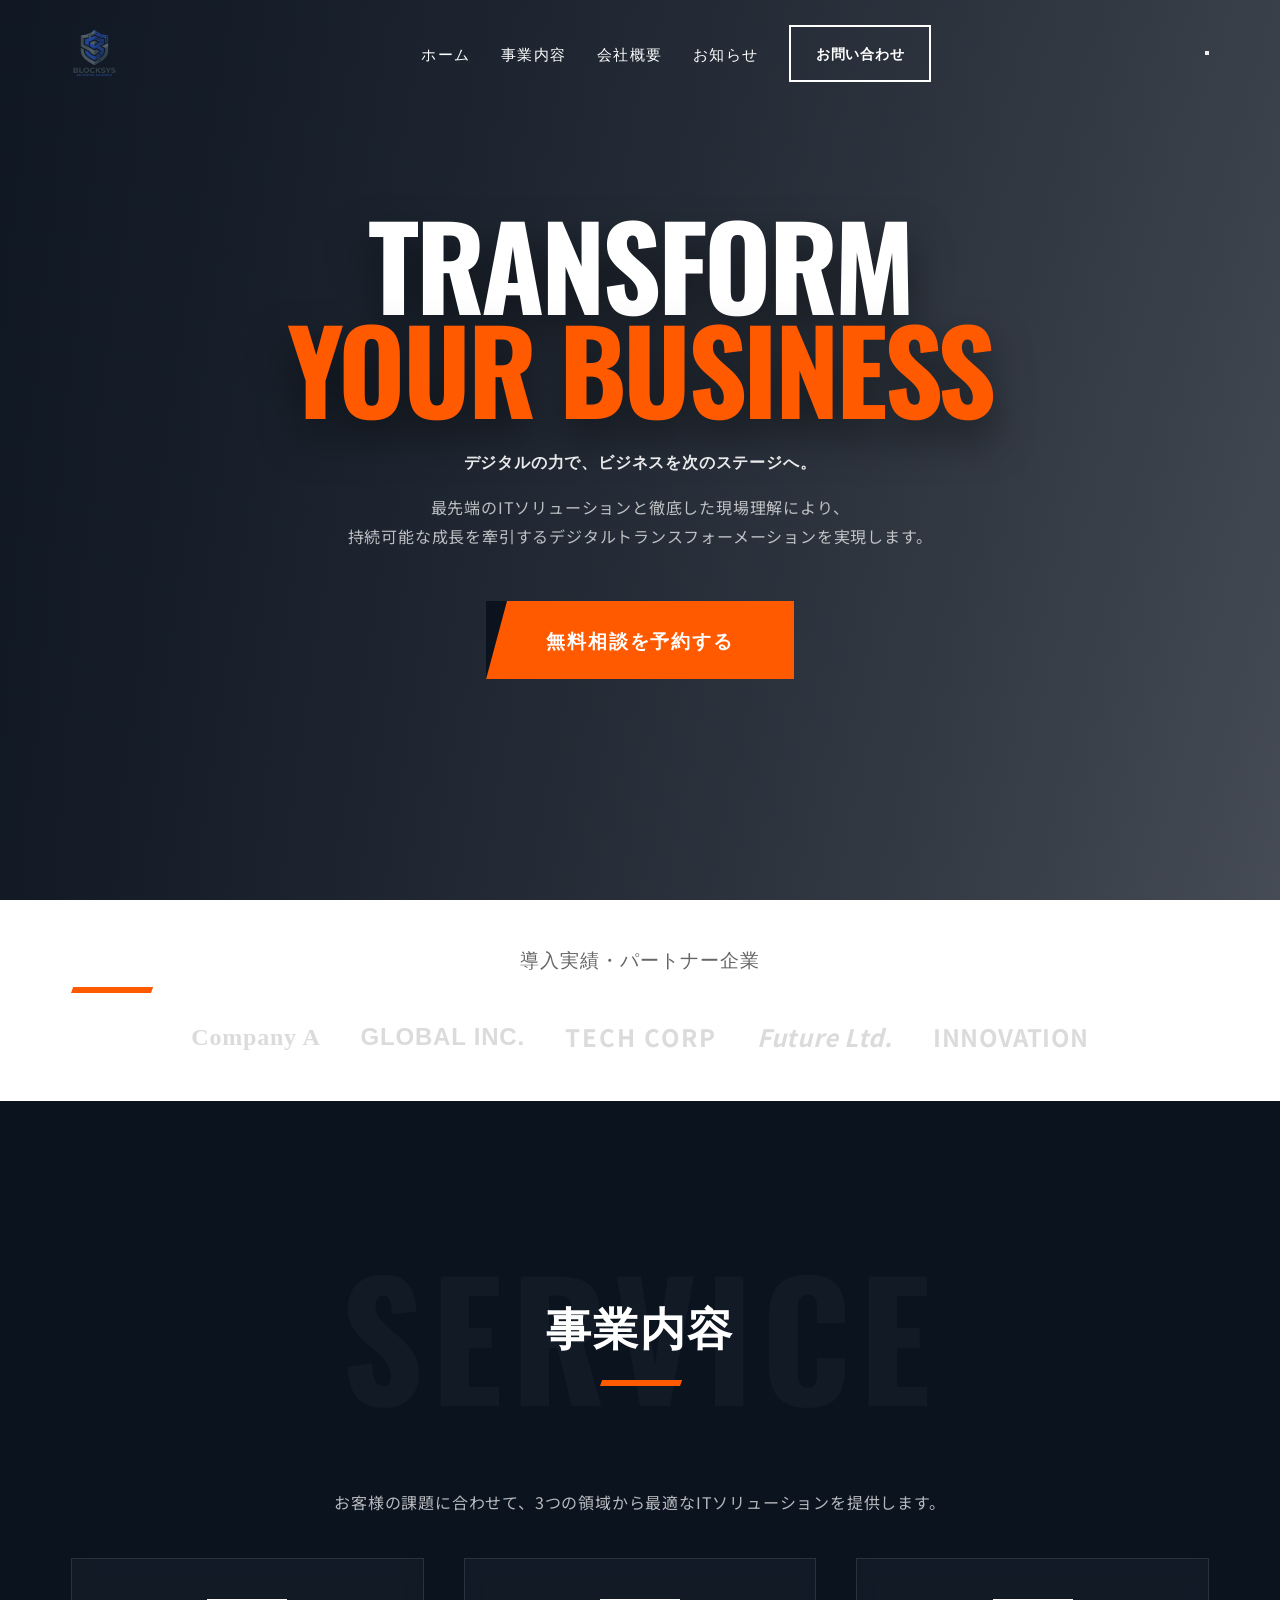
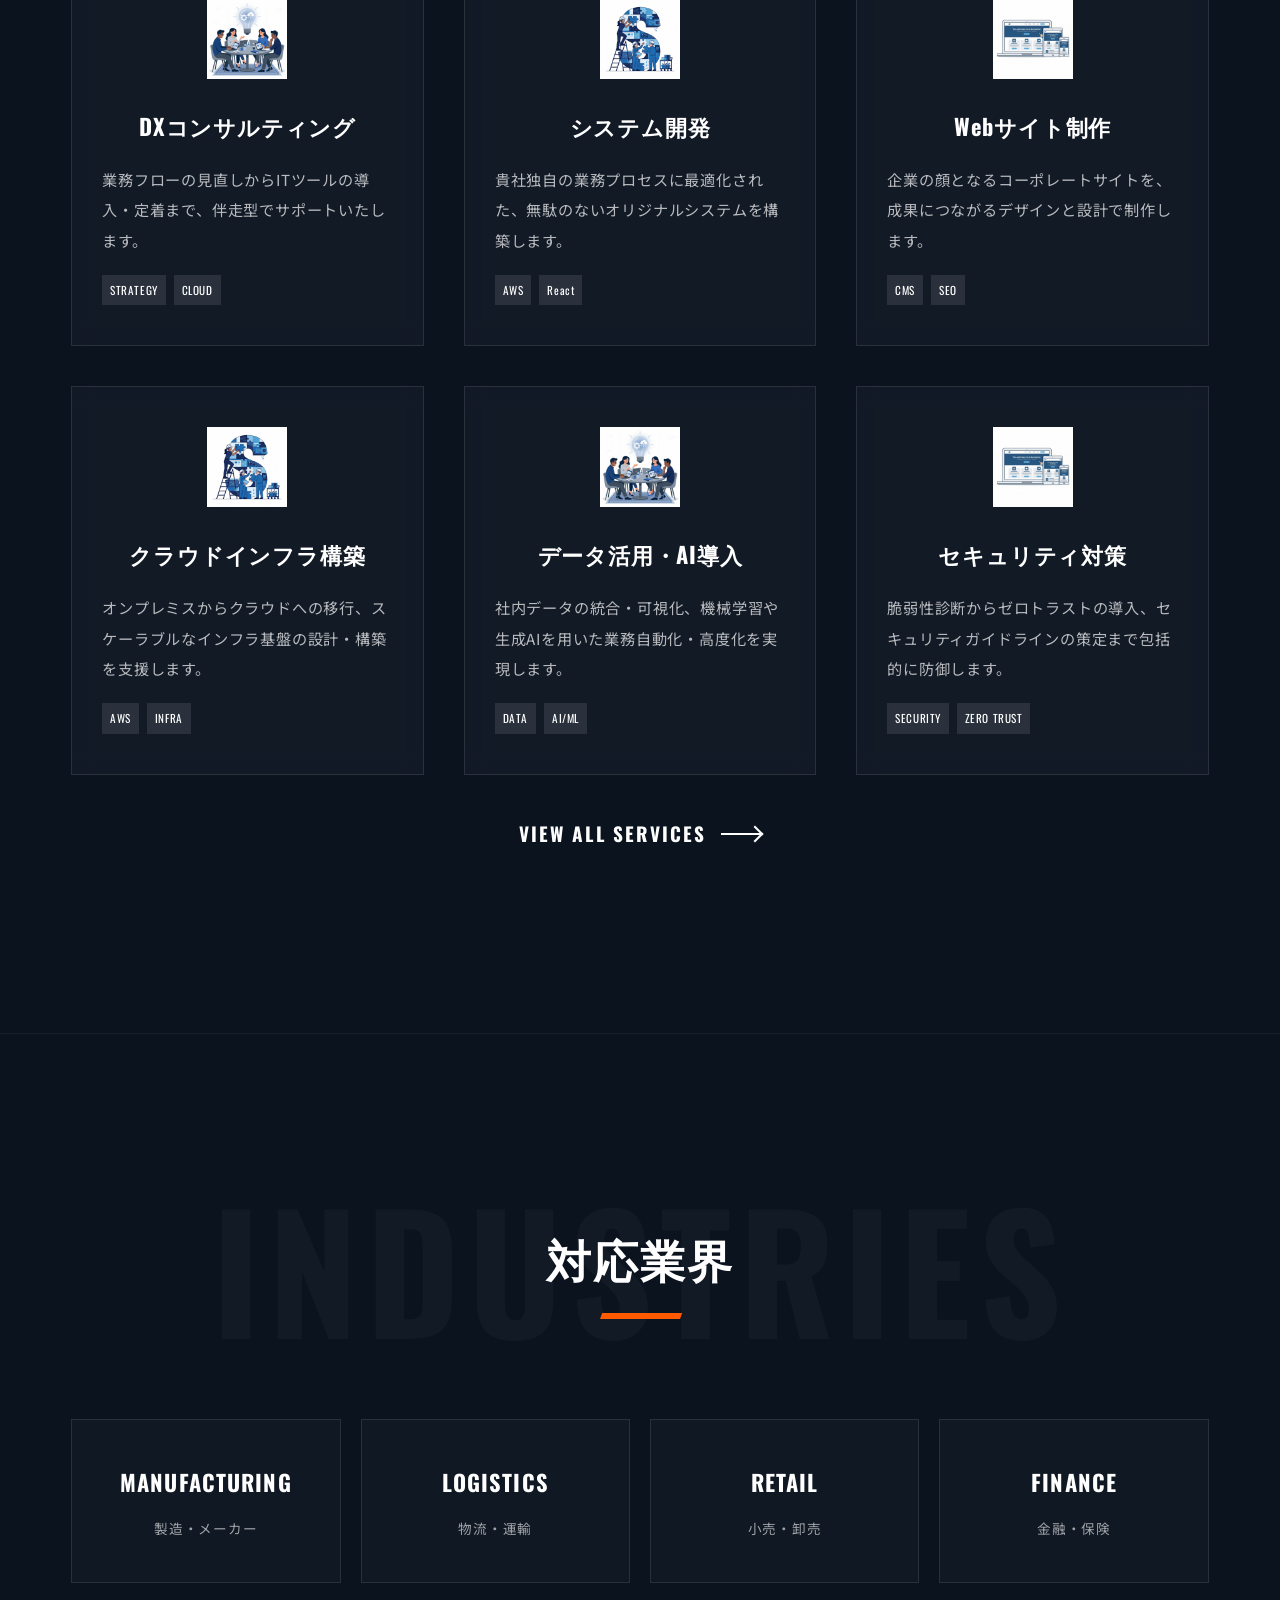
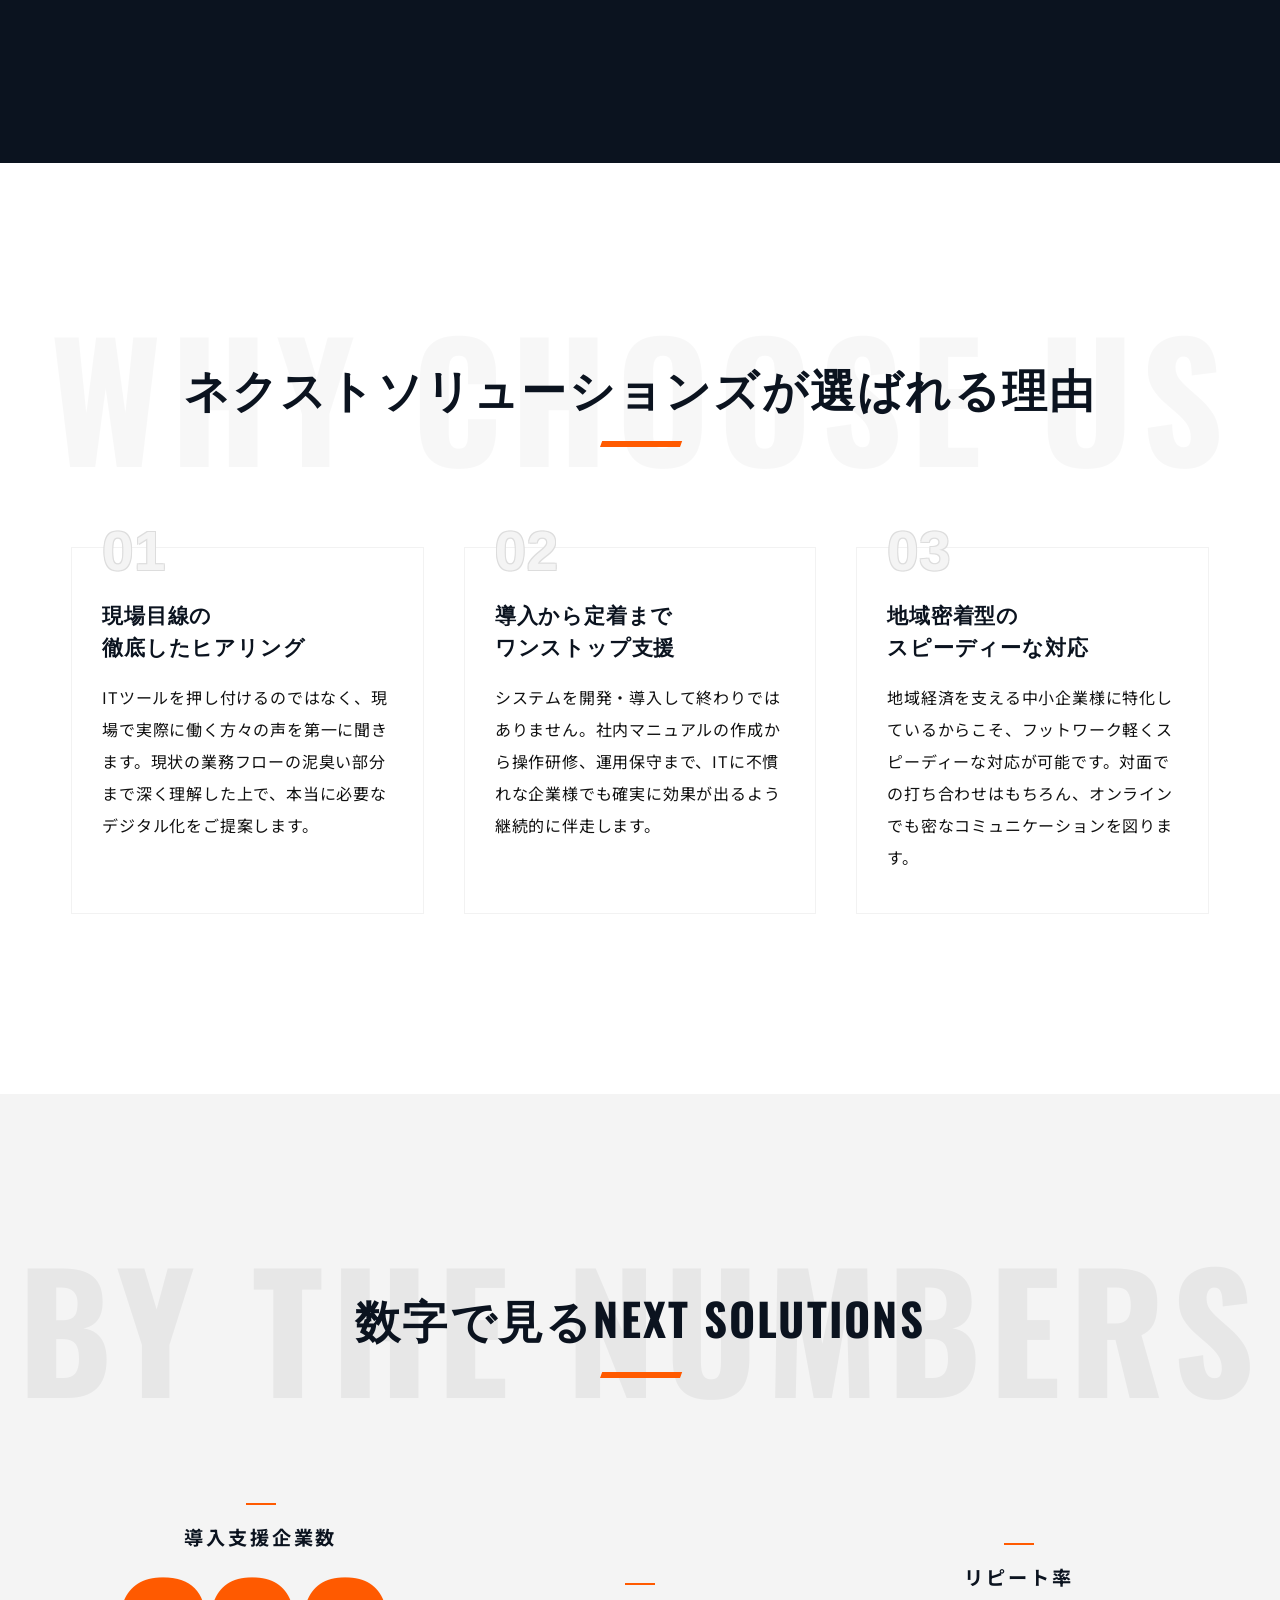
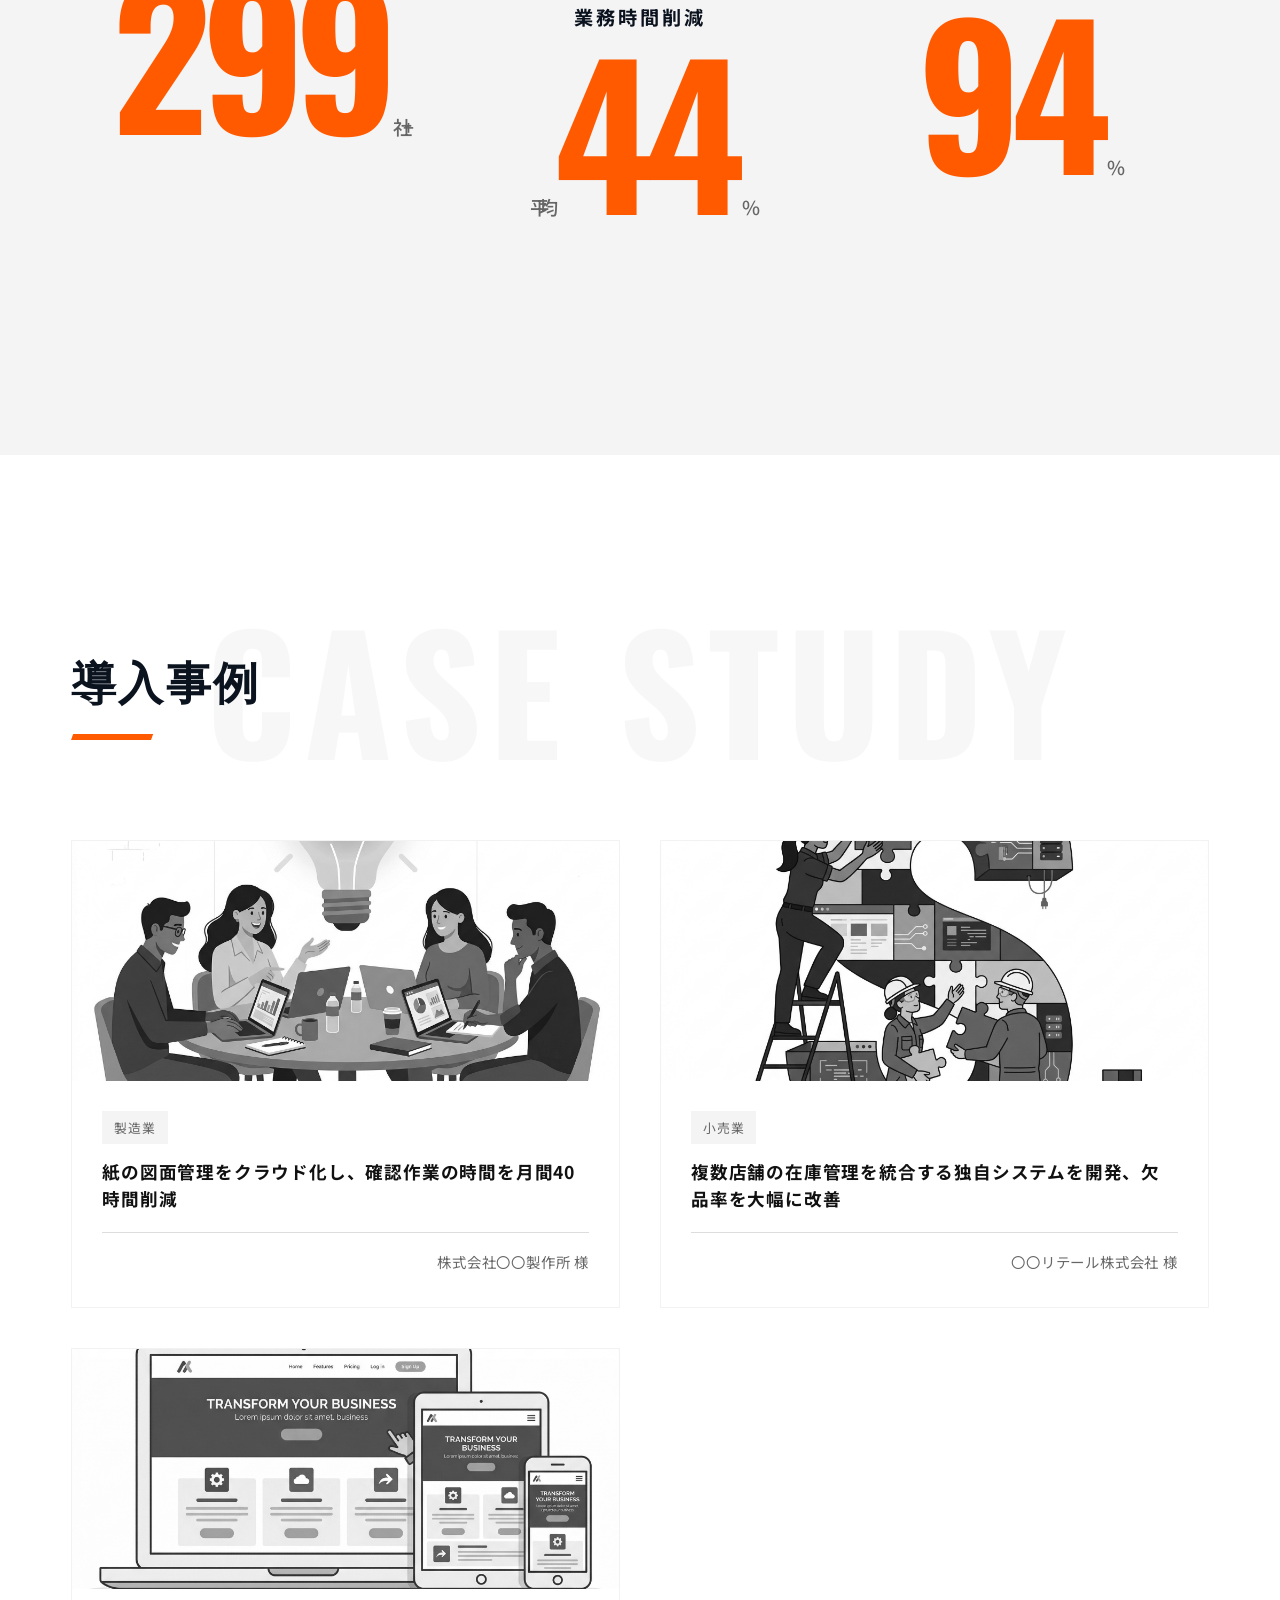
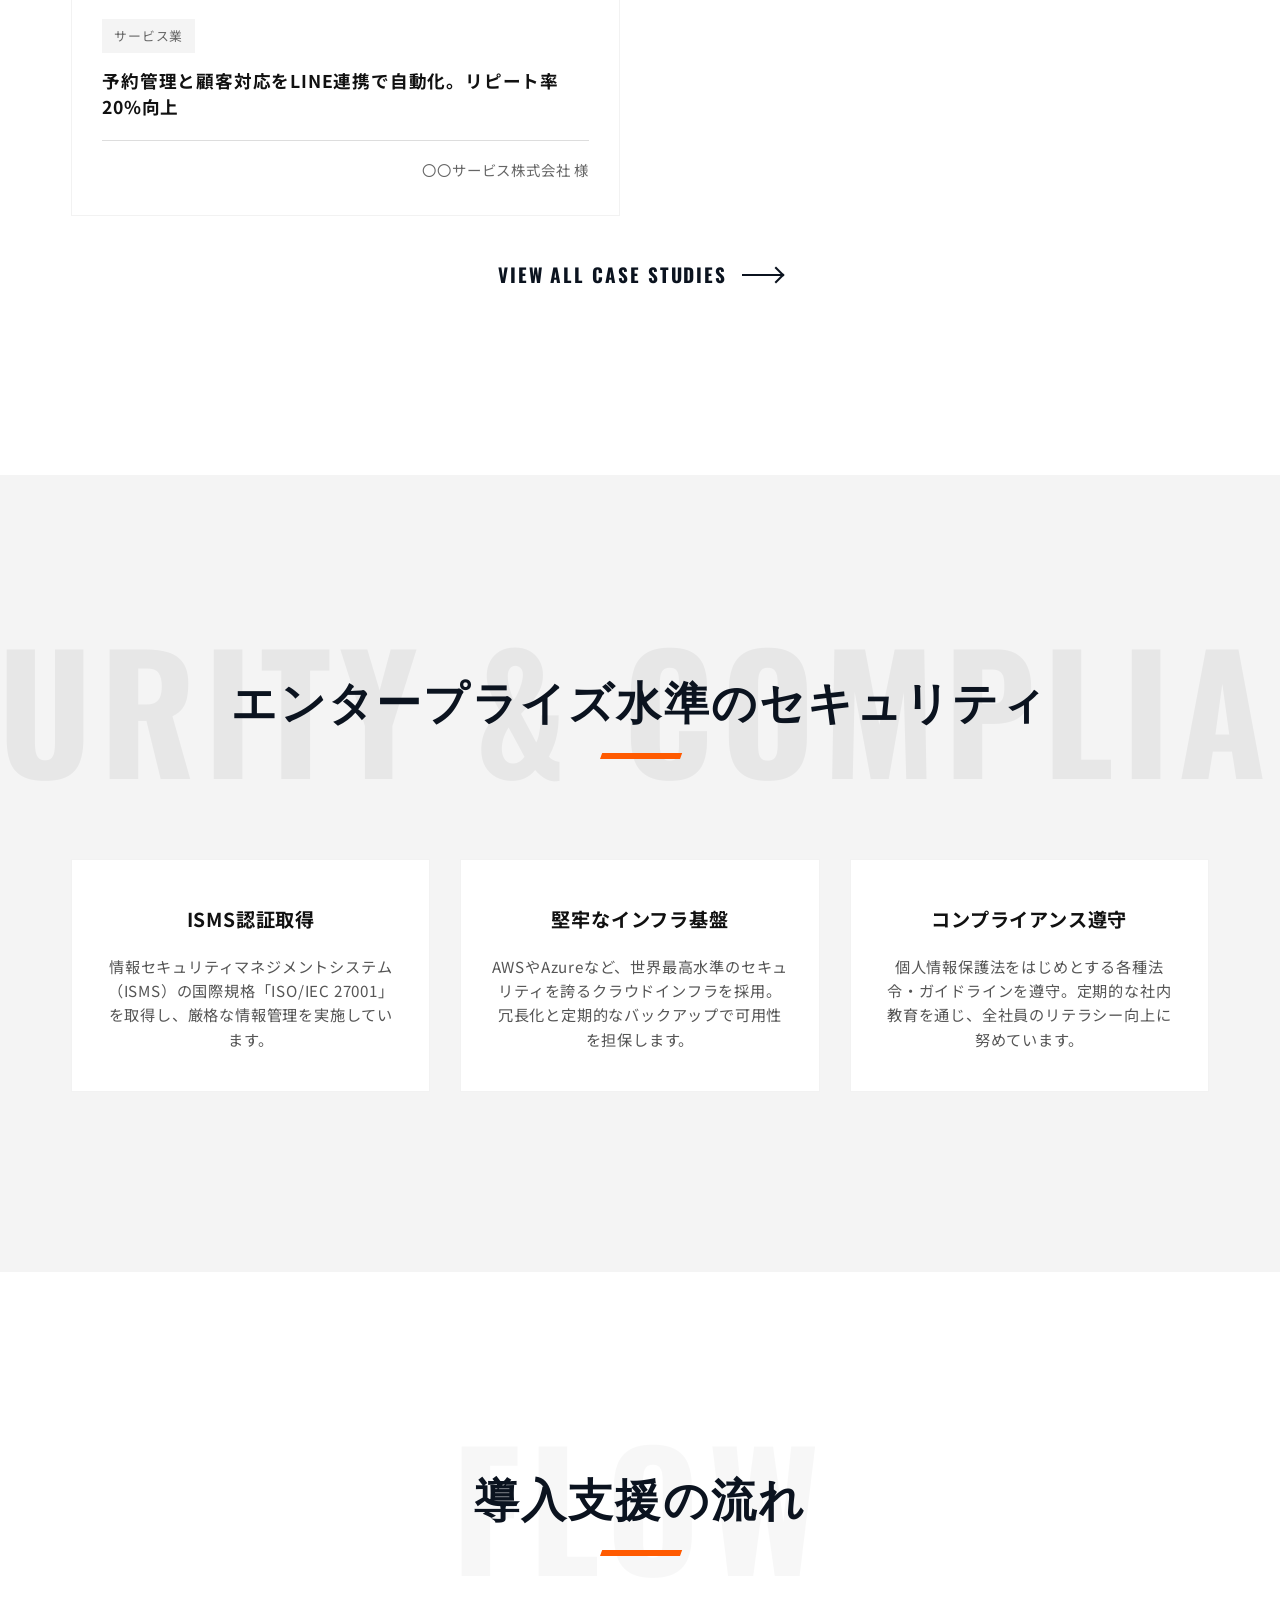
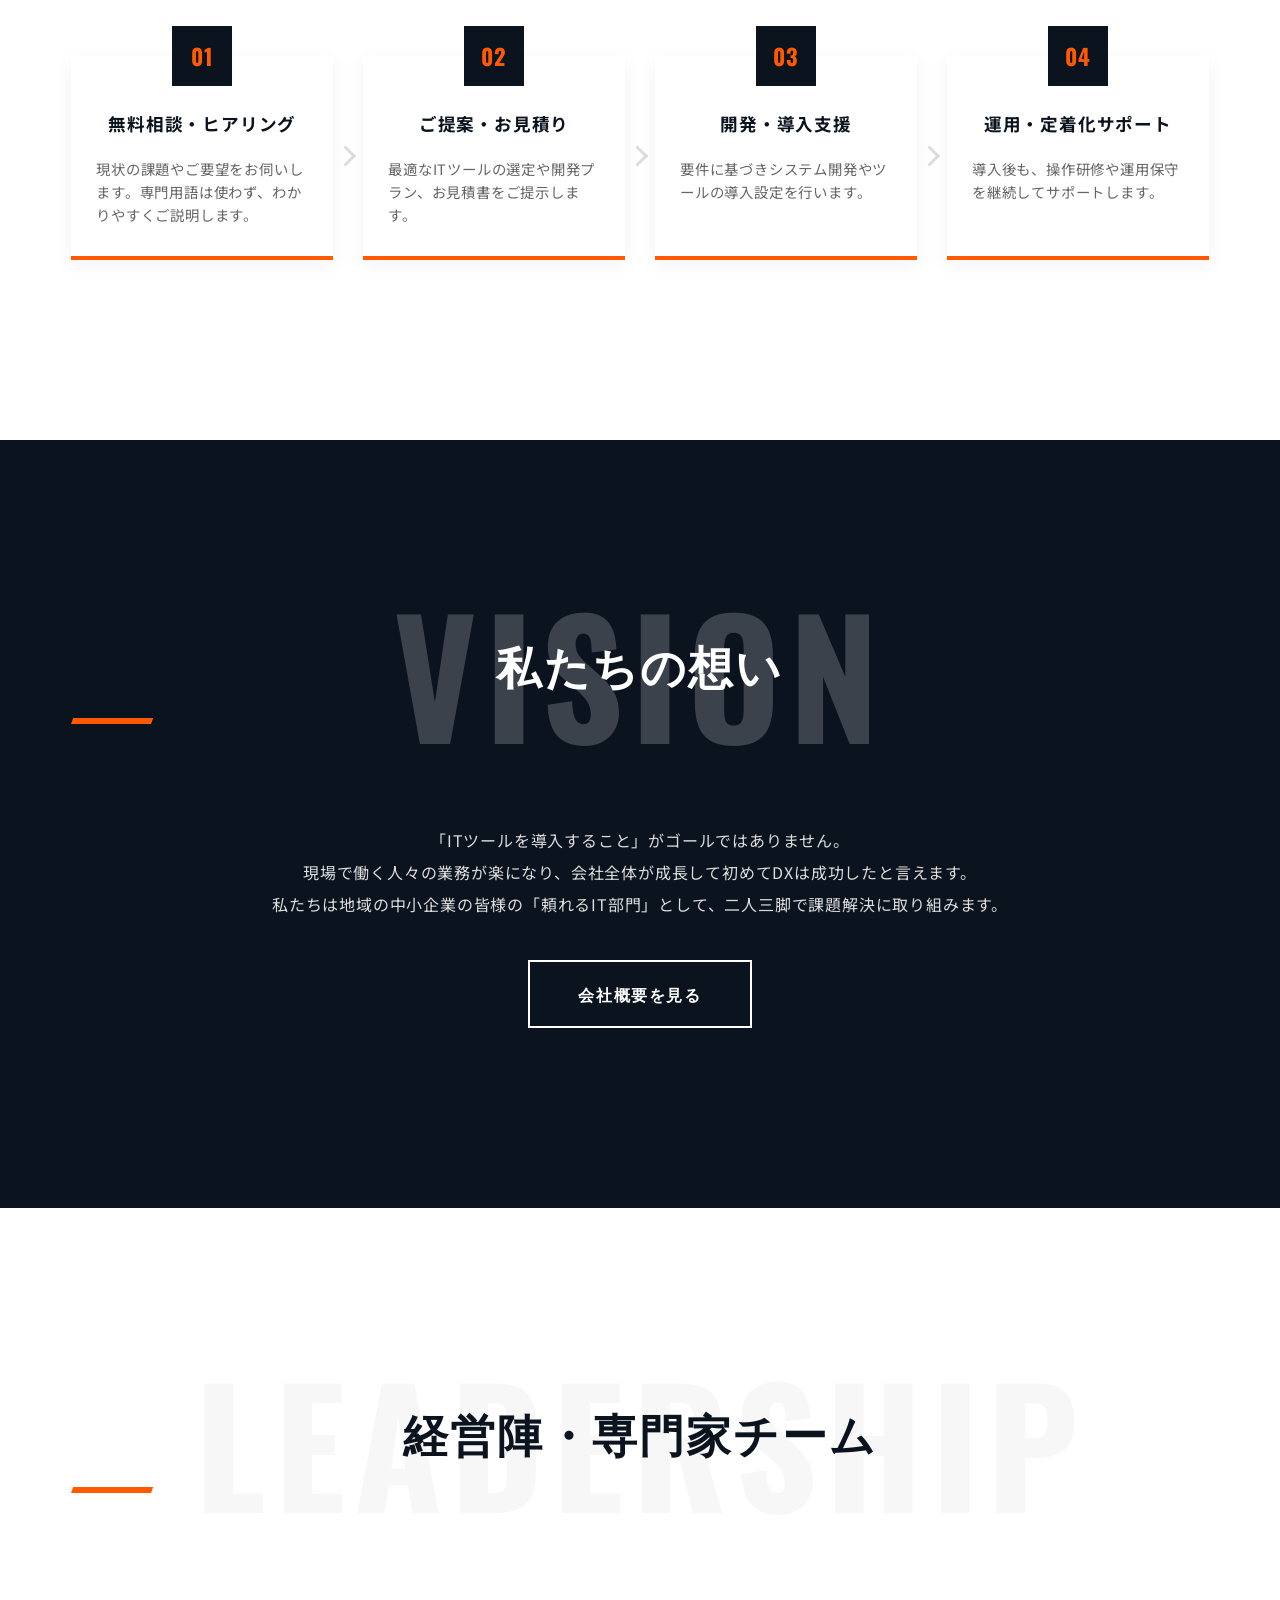
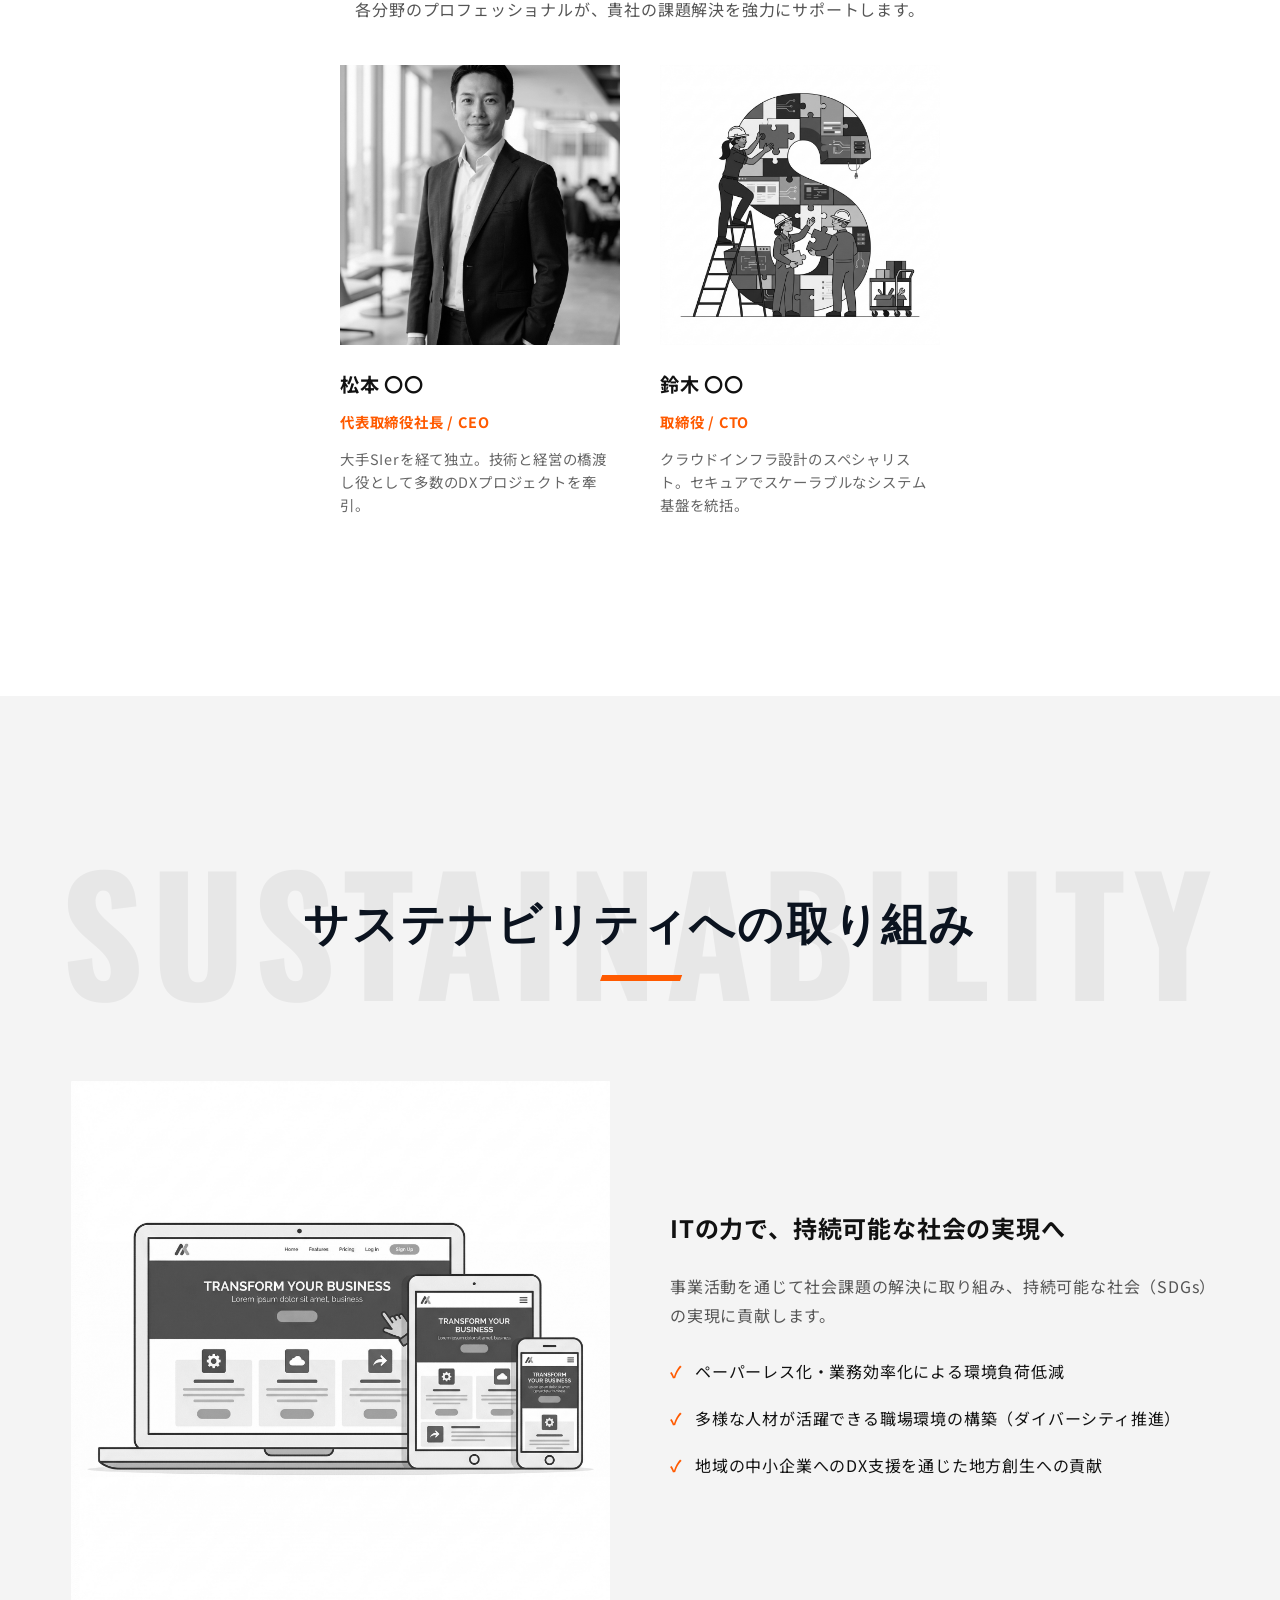
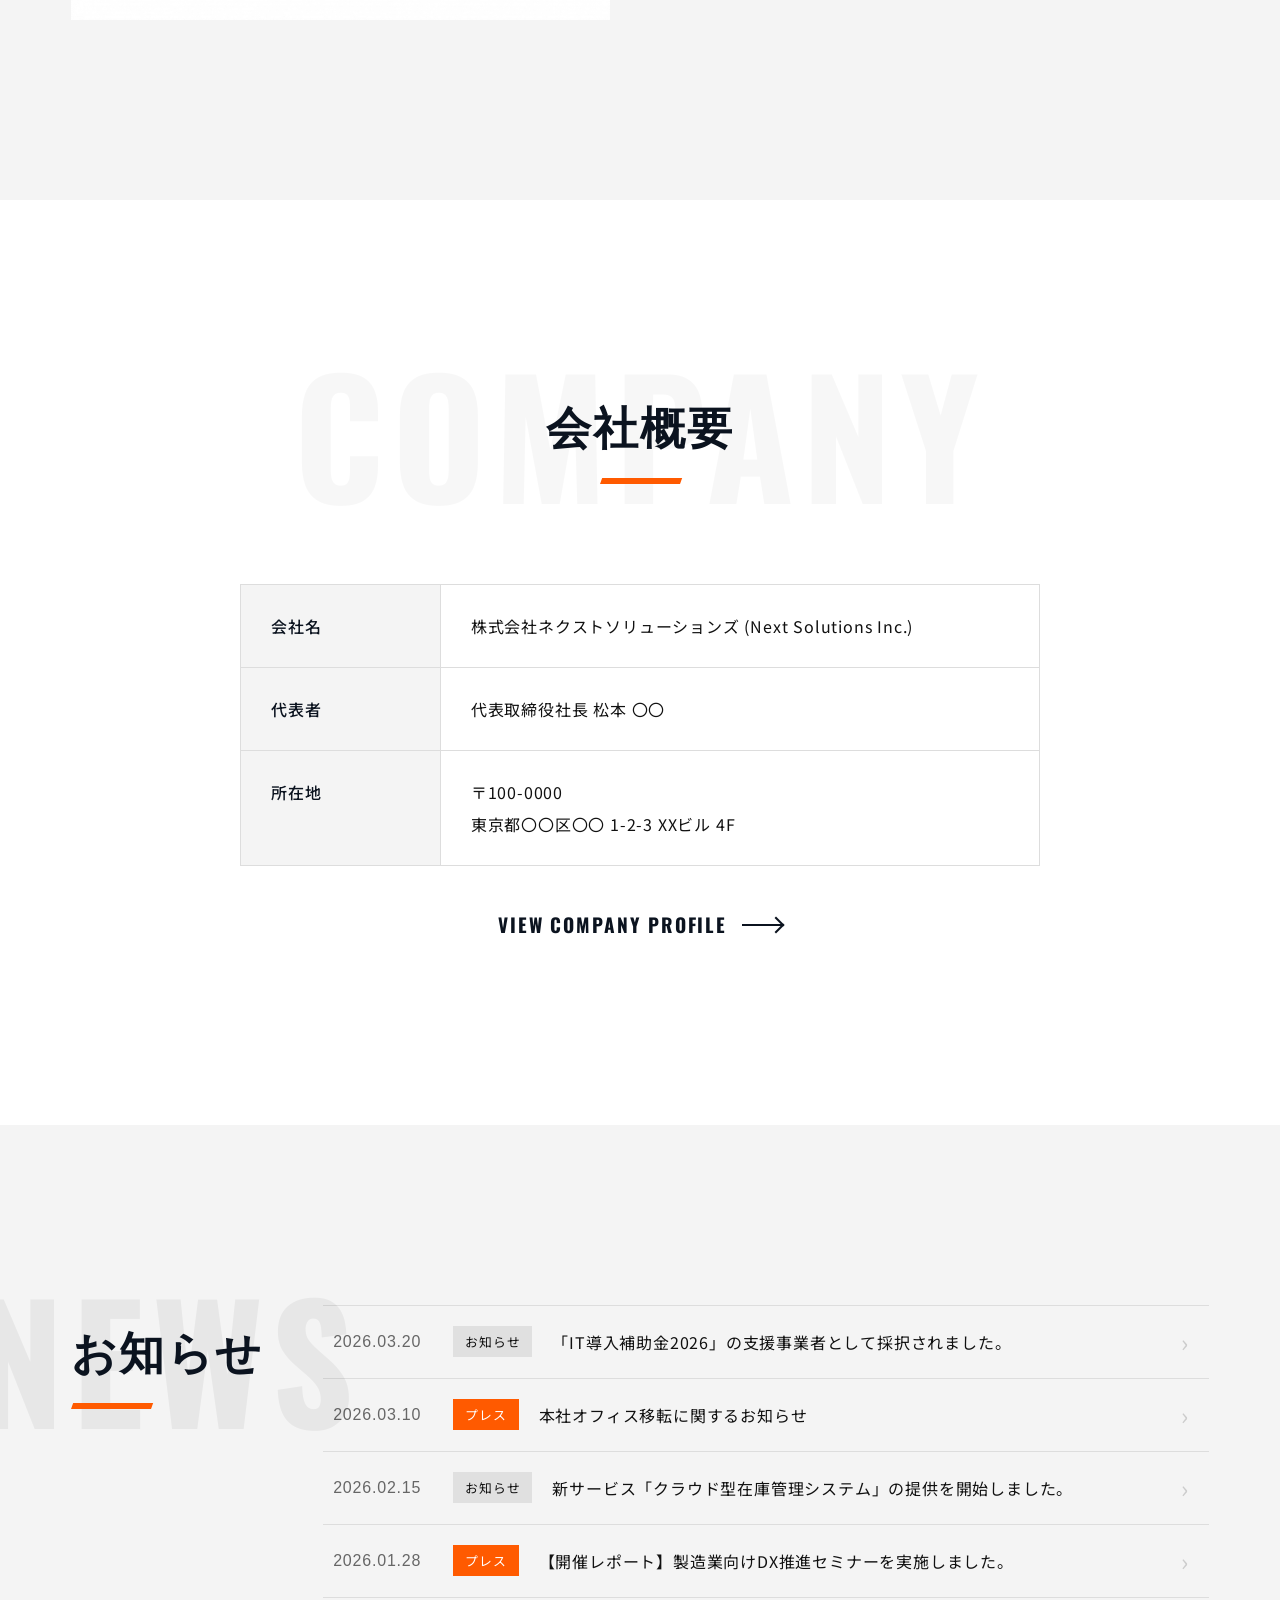
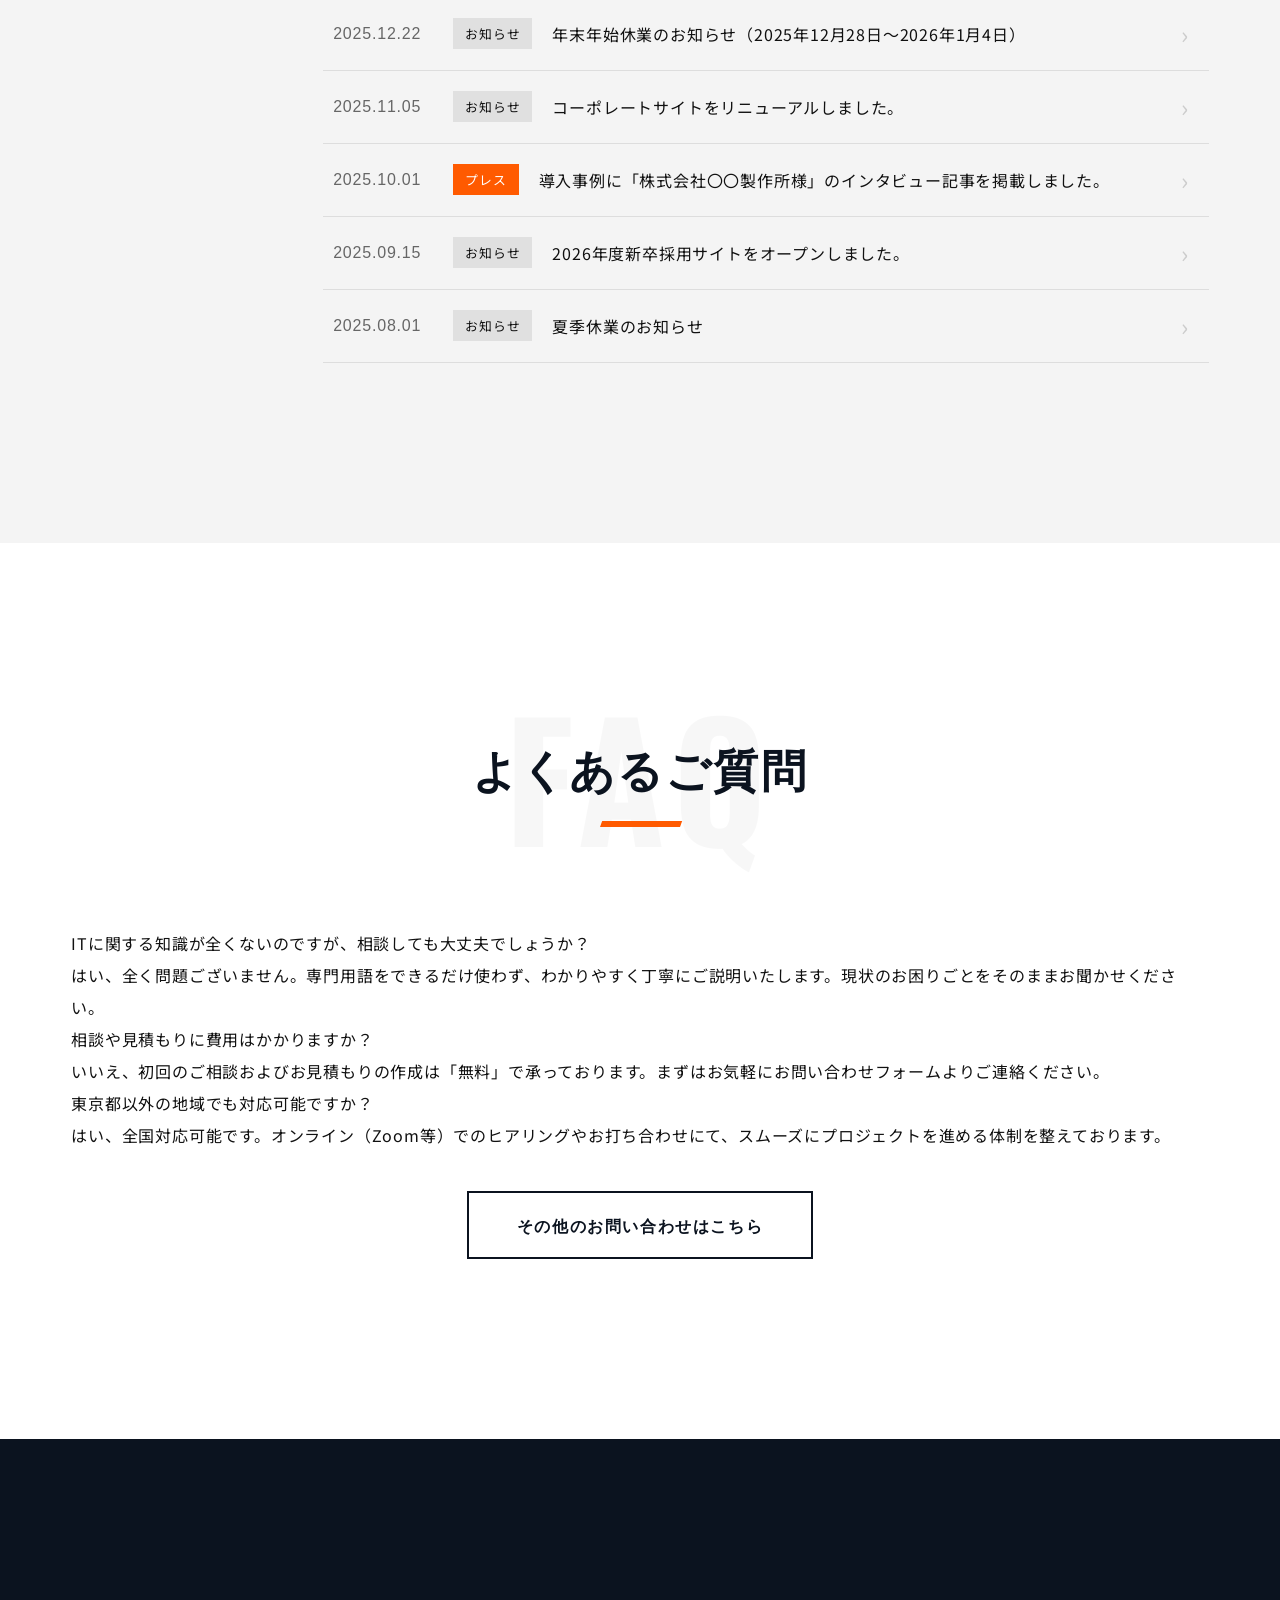
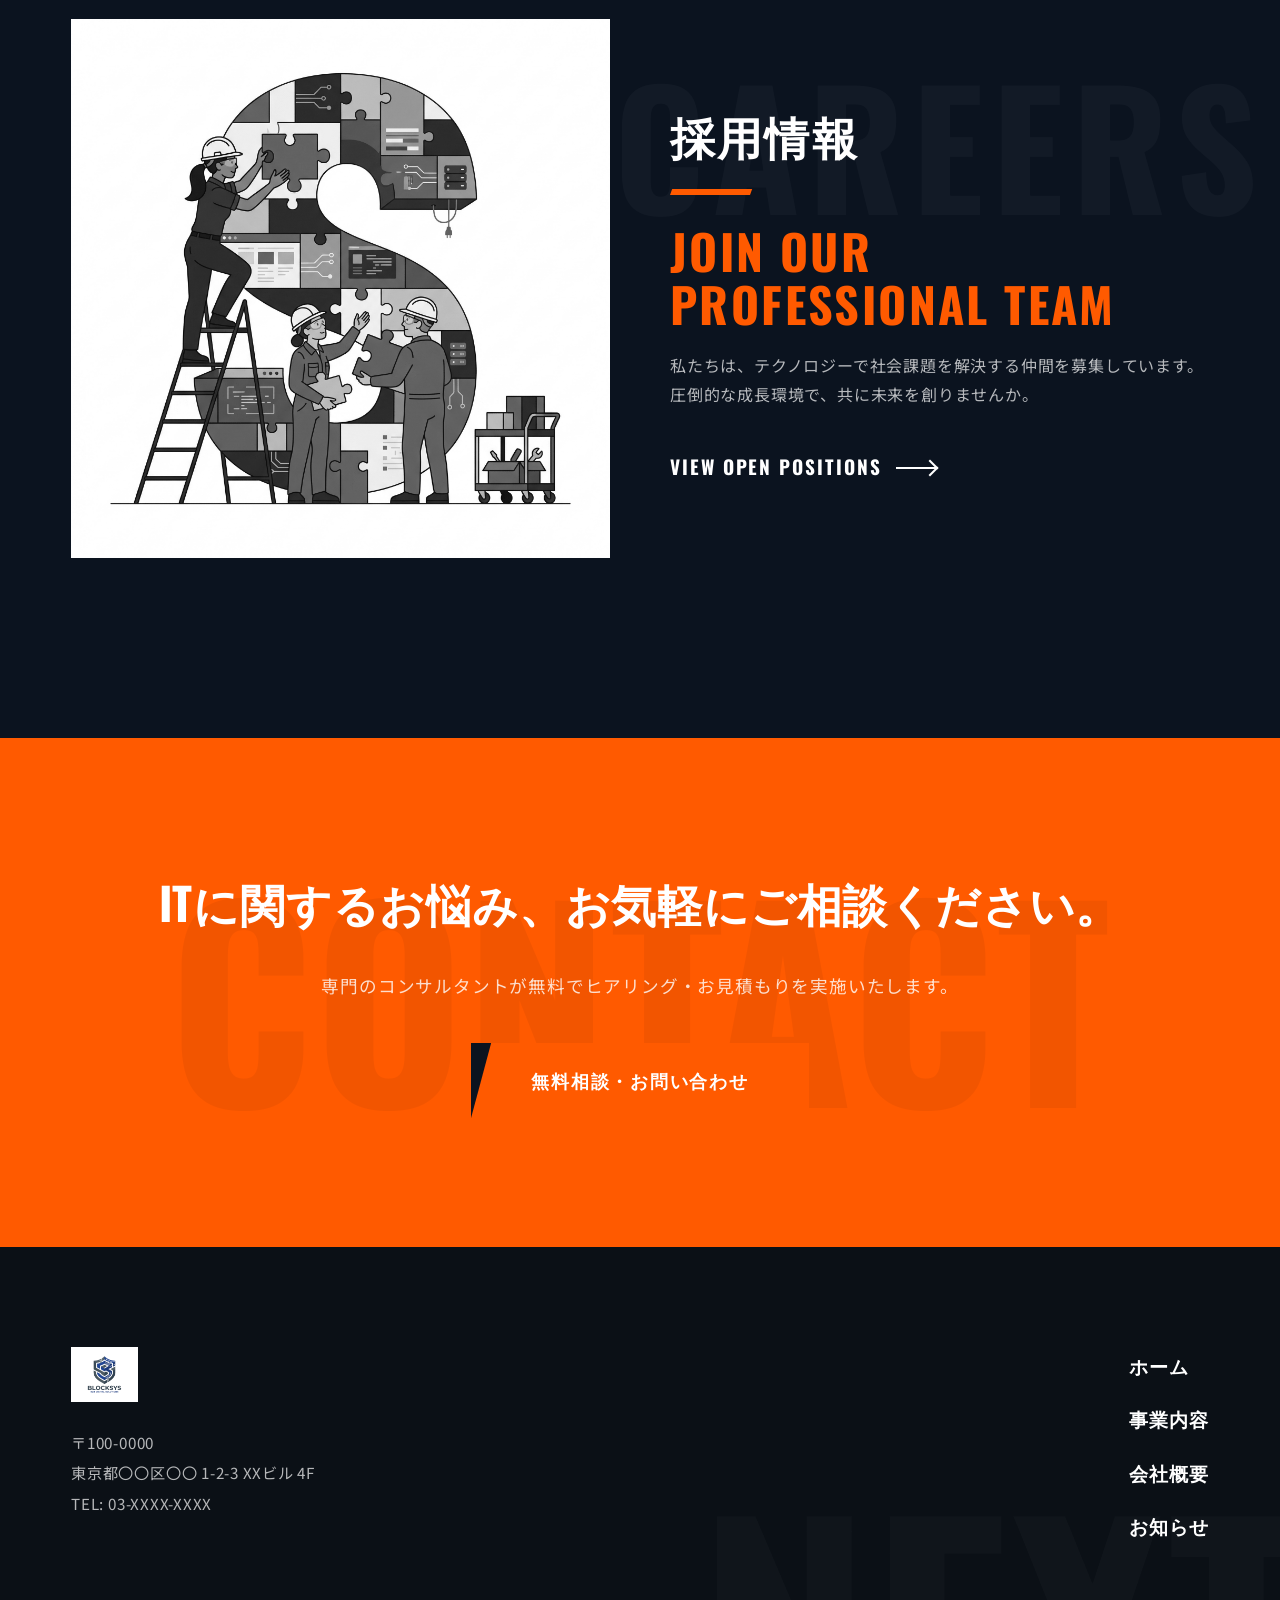
<file: index.html>
<!DOCTYPE html>
<html lang="ja">
<head>
    <meta charset="UTF-8">
    <meta name="viewport" content="width=device-width, initial-scale=1.0">
    <title>株式会社ネクストソリューションズ | 地域密着型DX・ITコンサルティング</title>
    <link rel="stylesheet" href="style.css">
    <link href="https://fonts.googleapis.com/css2?family=Montserrat:wght@700;900&family=Noto+Sans+JP:wght@400;500;700;900&family=Oswald:wght@500;700&display=swap" rel="stylesheet">
    <style>
        /* FVを画面最上部から表示し、高さをビューポートに合わせる */
        .fv {
            margin-top: 0;
            height: 100vh;
        }
        .news-more-btn {
            display: none; /* PCではボタンを非表示 */
        }

        /* スマートフォン表示（横幅768px以下）のお知らせセクションの調整 */
        @media (max-width: 768px) {
            .news-more-btn {
                display: block; /* スマホではボタンを表示 */
            }
            .news-list {
                display: block; /* 2列グリッドを解除 */
            }
            .news-list li {
                transition-delay: 0s !important; /* アニメーションの遅延をリセット */
            }
            /* 3件目以降を非表示にする */
            .news-list li:nth-child(n+3) {
                display: none;
            }
            .news-list li a {
                /* カード型デザインをリセットし、シンプルな箇条書き風に */
                display: block;
                padding: 15px 0;
                border-bottom: 1px solid #eee;
                border-radius: 0;
                height: auto;
            }
            .news-list .news-title {
                margin-top: 5px;
                /* 省略表示関連のスタイルを全てリセット */
                display: block;
                -webkit-line-clamp: unset;
                -webkit-box-orient: unset;
                overflow: visible;
                white-space: normal;
            }
        }

        /* 大きい画面での左右の余白を調整し、コンテンツ幅を広げる */
        .container {
            max-width: 1440px !important; /* 従来の最大幅より広げる（例: 1440px） */
            width: 92% !important;        /* 画面幅に対するコンテンツの割合 */
            margin-left: auto !important;
            margin-right: auto !important;
        }

        /* --- モダンテック・SaaS風デザインの上書き --- */
        :root {
            --accent-color: #FF5A00; /* インダストリアル・オレンジ */
            --bg-dark: #0B131F; /* ディープ・ネイビー */
            --text-main: #111111;
            --font-en: 'Oswald', sans-serif;
        }

        /* アニメーションのモダン化（少しスケールをかけて滑らかに） */
        .fade-in-up {
            opacity: 0;
            transform: translateY(60px) scale(0.95);
            transition: opacity 1s cubic-bezier(0.16, 1, 0.3, 1), transform 1s cubic-bezier(0.16, 1, 0.3, 1);
        }
        .fade-in-up.is-visible {
            opacity: 1;
            transform: translateY(0) scale(1);
        }

        body {
            color: var(--text-main);
            letter-spacing: 0.05em;
        }

        /* FVの全画面・超巨大タイポグラフィ化 */
        .fv {
            height: 100vh;
            display: flex;
            align-items: center;
            justify-content: center;
            position: relative;
            overflow: hidden;
            margin-top: 0;
        }
        .fv-bg::after {
            content: '';
            position: absolute;
            top: 0; left: 0; width: 100%; height: 100%;
            background: linear-gradient(135deg, rgba(11,19,31,0.8) 0%, rgba(11,19,31,0.6) 100%);
        }
        .fv-content {
            align-items: center !important;
            text-align: center;
            padding-top: 0 !important;
            z-index: 2;
            width: 100%;
        }
        .fv-catch {
            font-size: 9vw !important; /* ビューポート幅に合わせた巨大フォント */
            letter-spacing: -0.03em;
            line-height: 0.9 !important;
            text-transform: uppercase;
            font-weight: 900;
            color: #fff;
            text-shadow: 0 20px 40px rgba(0,0,0,0.5);
            margin-bottom: 20px;
            font-family: var(--font-en);
        }
        .fv-catch span {
            color: var(--accent-color);
            display: block;
        }
        .fv-sub {
            font-size: 1.8rem;
            font-weight: 700;
            letter-spacing: 0.05em;
            margin-top: 30px;
            color: rgba(255,255,255,0.9);
            font-family: var(--font-en);
        }

        /* 数字のアクセントカラー化 */
        .number-value, .flow-num {
            color: var(--accent-color) !important;
        }
        .flow-item::before {
            background: var(--accent-color) !important; /* 線の色 */
        }

        /* スマートフォン向け表示の調整 */
        @media (max-width: 768px) {
            .fv-catch {
                font-size: 14vw !important;
            }
        }

        /* カード・要素のシャープ化 */
        .service-card, .feature-item, .case-card, .security-item {
            border-radius: 0 !important; /* 直角にしてエッジを効かせる */
            box-shadow: none !important;
            border: 1px solid rgba(0,0,0,0.05) !important;
            transition: transform 0.4s cubic-bezier(0.16, 1, 0.3, 1), box-shadow 0.4s cubic-bezier(0.16, 1, 0.3, 1), border-color 0.4s;
            background: #fff;
        }
        .service-card:hover, .feature-item:hover, .case-card:hover, .security-item:hover {
            transform: translateY(-8px);
            box-shadow: 0 30px 60px rgba(0,0,0,0.08) !important;
            border-color: var(--accent-color) !important;
        }

        /* ボタンのモダン化 */
        .btn-primary {
            background: var(--accent-color) !important;
            border-radius: 0 !important; /* 完全な直角 */
            font-family: var(--font-en) !important;
            box-shadow: none !important;
            border: none !important;
            position: relative;
            overflow: hidden;
            z-index: 1;
            color: #fff !important;
            transition: color 0.4s ease !important;
        }
        .btn-primary::before {
            content: '';
            position: absolute;
            top: 0; left: -100%; width: 100%; height: 100%;
            background: var(--bg-dark);
            transition: left 0.4s cubic-bezier(0.165, 0.84, 0.44, 1);
            z-index: -1;
            transform: skewX(-15deg);
            transform-origin: bottom left;
        }
        .btn-primary:hover::before {
            left: 0;
            transform: skewX(0);
        }
        
        /* 導入実績ロゴのホバーエフェクト */
        .trusted-logos span {
            filter: grayscale(100%);
            opacity: 0.3 !important;
            transition: opacity 0.4s, filter 0.4s;
        }
        .trusted-logos span:hover {
            filter: grayscale(0%);
            opacity: 1 !important;
        }

        .service-tags span {
            font-size: 0.7rem;
            padding: 4px 8px;
            background: rgba(255,255,255,0.1);
            color: #fff;
            font-family: var(--font-en);
            letter-spacing: 0.05em;
        }
        /* Serviceの大胆なダークモード＋グラスモーフィズム化 */
        .bg-dark {
            background-color: var(--bg-dark) !important;
            color: #fff !important;
        }
        .bg-dark .section-title { color: #fff; }
        .bg-dark .section-title span { color: rgba(255,255,255,0.03) !important; }
        .bg-dark .service-card {
            background: rgba(255,255,255,0.03);
            border: 1px solid rgba(255,255,255,0.1) !important;
            backdrop-filter: blur(10px);
            -webkit-backdrop-filter: blur(10px);
        }
        .bg-dark .service-card h3 { color: #fff; }
        .bg-dark .service-card p { color: rgba(255,255,255,0.7); }
        .bg-dark .service-card:hover {
            background: rgba(255,255,255,0.08);
            border-color: var(--accent-color) !important;
            box-shadow: 0 20px 40px rgba(230, 126, 34, 0.2) !important;
        }
        /* ダーク背景用のリンク上書き */
        .bg-dark .link-arrow {
            color: #fff;
        }
        .bg-dark .link-arrow::after { background-color: #fff; }
        .bg-dark .link-arrow::before { border-color: #fff; }
        .bg-dark .link-arrow:hover { color: var(--accent-color); }
        .bg-dark .link-arrow:hover::after { background-color: var(--accent-color); }
        .bg-dark .link-arrow:hover::before { border-color: var(--accent-color); }
        .industry-item:hover {
            background: var(--accent-color) !important;
            border-color: var(--accent-color) !important;
        }

        /* Numbersの超巨大化 */
        .number-value {
            font-size: 15vw !important; /* 画面幅に応じた超巨大数字 */
            line-height: 0.8;
        }
    </style>
</head>
<body>

    <!-- ローディング画面 -->
    <div id="loading" class="loading">
        <div class="loading-inner">
            <img src="images/logo.png" alt="Next Solutions" class="loading-logo">
            <div class="spinner"></div>
        </div>
    </div>

    <header class="header">
        <div class="container header-inner">
            <a href="index.html" class="logo"><img src="images/logo.png" alt="Next Solutions"></a>
            <nav class="global-nav">
                <ul>
                    <li><a href="index.html">ホーム</a></li>
                    <li><a href="service.html">事業内容</a></li>
                    <li><a href="company.html">会社概要</a></li>
                    <li><a href="index.html#news">お知らせ</a></li> 
                </ul>
                <a href="contact.html" class="btn-contact-header">お問い合わせ</a>
            </nav>
            <button class="menu-toggle">
                <span></span><span></span><span></span>
            </button>
        </div>
    </header>

    <section class="fv">
        <div class="fv-bg">
            <video src="images/fv-bg.mp4" autoplay loop muted playsinline></video>
        </div>
        <div class="container fv-content">
            <h1 class="fv-catch fade-in-up">TRANSFORM<br><span>YOUR BUSINESS</span></h1>
            <p class="fv-sub fade-in-up" style="transition-delay: 0.2s;">デジタルの力で、ビジネスを次のステージへ。</p>
            <p class="fade-in-up" style="transition-delay: 0.4s; color: rgba(255,255,255,0.7); max-width: 600px; margin-top: 20px; line-height: 1.8; margin-left: auto; margin-right: auto;">
            最先端のITソリューションと徹底した現場理解により、<br>持続可能な成長を牽引するデジタルトランスフォーメーションを実現します。</p>
            <div class="fade-in-up" style="transition-delay: 0.6s; margin-top: 50px;">
                <a href="contact.html" class="btn-primary" style="padding: 20px 60px; font-size: 1.2rem; border-radius: 0; box-shadow: 0 15px 30px rgba(230,126,34,0.4);">無料相談を予約する</a>
            </div>
        </div>
    </section>

    <section class="trusted-by section-padding" style="padding-top: 40px; padding-bottom: 40px;">
        <div class="container text-center fade-in-up">
            <h2 class="section-title" style="font-size: 1.2rem; margin-bottom: 20px; color: #666; font-weight: normal;">導入実績・パートナー企業</h2>
            <div class="trusted-logos" style="display: flex; justify-content: center; align-items: center; gap: 40px; flex-wrap: wrap; opacity: 0.5;">
                <span style="font-size: 1.5rem; font-weight: bold; font-family: serif;">Company A</span>
                <span style="font-size: 1.5rem; font-weight: bold; font-family: sans-serif;">GLOBAL INC.</span>
                <span style="font-size: 1.5rem; font-weight: bold; letter-spacing: 2px;">TECH CORP</span>
                <span style="font-size: 1.5rem; font-weight: bold; font-style: italic;">Future Ltd.</span>
                <span style="font-size: 1.5rem; font-weight: bold;">INNOVATION</span>
            </div>
        </div>
    </section>

    <section class="service section-padding bg-dark">
        <div class="container">
            <h2 class="section-title text-center fade-in-up">事業内容<span>Service</span></h2>
            <p class="text-center mb-40 fade-in-up" style="color: rgba(255,255,255,0.7);">お客様の課題に合わせて、3つの領域から最適なITソリューションを提供します。</p>
            <div class="service-grid">
                <a href="service.html" class="service-card hover-target fade-in-up" style="display: block; text-decoration: none;">
                    <div class="service-icon"><img src="images/image_2.jpg" alt="DXコンサルティング"></div>
                    <h3>DXコンサルティング</h3>
                    <p>業務フローの見直しからITツールの導入・定着まで、伴走型でサポートいたします。</p>
                    <div class="service-tags" style="margin-top: 20px; display: flex; gap: 8px; flex-wrap: wrap;">
                        <span>STRATEGY</span>
                        <span>CLOUD</span>
                    </div>
                </a>
                <a href="service.html" class="service-card hover-target fade-in-up" style="transition-delay: 0.2s; display: block; text-decoration: none;">
                    <div class="service-icon"><img src="images/image_3.jpg" alt="システム開発"></div>
                    <h3>システム開発</h3>
                    <p>貴社独自の業務プロセスに最適化された、無駄のないオリジナルシステムを構築します。</p>
                    <div class="service-tags" style="margin-top: 20px; display: flex; gap: 8px; flex-wrap: wrap;">
                        <span>AWS</span>
                        <span>React</span>
                    </div>
                </a>
                <a href="service.html" class="service-card hover-target fade-in-up" style="transition-delay: 0.4s; display: block; text-decoration: none;">
                    <div class="service-icon"><img src="images/image_4.jpg" alt="Webサイト制作"></div>
                    <h3>Webサイト制作</h3>
                    <p>企業の顔となるコーポレートサイトを、成果につながるデザインと設計で制作します。</p>
                    <div class="service-tags" style="margin-top: 20px; display: flex; gap: 8px; flex-wrap: wrap;">
                        <span>CMS</span>
                        <span>SEO</span>
                    </div>
                </a>
                <a href="service.html" class="service-card hover-target fade-in-up" style="display: block; text-decoration: none;">
                    <div class="service-icon"><img src="images/image_3.jpg" alt="クラウドインフラ構築"></div>
                    <h3>クラウドインフラ構築</h3>
                    <p>オンプレミスからクラウドへの移行、スケーラブルなインフラ基盤の設計・構築を支援します。</p>
                    <div class="service-tags" style="margin-top: 20px; display: flex; gap: 8px; flex-wrap: wrap;">
                        <span>AWS</span>
                        <span>INFRA</span>
                    </div>
                </a>
                <a href="service.html" class="service-card hover-target fade-in-up" style="transition-delay: 0.2s; display: block; text-decoration: none;">
                    <div class="service-icon"><img src="images/image_2.jpg" alt="データ活用・AI導入"></div>
                    <h3>データ活用・AI導入</h3>
                    <p>社内データの統合・可視化、機械学習や生成AIを用いた業務自動化・高度化を実現します。</p>
                    <div class="service-tags" style="margin-top: 20px; display: flex; gap: 8px; flex-wrap: wrap;">
                        <span>DATA</span>
                        <span>AI/ML</span>
                    </div>
                </a>
                <a href="service.html" class="service-card hover-target fade-in-up" style="transition-delay: 0.4s; display: block; text-decoration: none;">
                    <div class="service-icon"><img src="images/image_4.jpg" alt="セキュリティ対策"></div>
                    <h3>セキュリティ対策</h3>
                    <p>脆弱性診断からゼロトラストの導入、セキュリティガイドラインの策定まで包括的に防御します。</p>
                    <div class="service-tags" style="margin-top: 20px; display: flex; gap: 8px; flex-wrap: wrap;">
                        <span>SECURITY</span>
                        <span>ZERO TRUST</span>
                    </div>
                </a>
            </div>
            <div class="text-center mt-40">
                <a href="service.html" class="link-arrow">VIEW ALL SERVICES</a>
            </div>
        </div>
    </section>

    <section class="industries section-padding bg-dark" style="border-top: 1px solid rgba(255,255,255,0.05);">
        <div class="container">
            <h2 class="section-title text-center fade-in-up">対応業界<span>Industries</span></h2>
            <div class="industries-grid fade-in-up" style="display: grid; grid-template-columns: repeat(auto-fit, minmax(200px, 1fr)); gap: 20px; margin-top: 40px;">
                <div style="border: 1px solid rgba(255,255,255,0.1); padding: 40px 20px; text-align: center; transition: all 0.3s ease; background: rgba(255,255,255,0.02);" class="industry-item hover-target">
                    <h3 style="font-family: var(--font-en); font-size: 1.4rem; color: #fff; margin-bottom: 10px; letter-spacing: 0.05em;">MANUFACTURING</h3>
                    <p style="font-size: 0.85rem; color: rgba(255,255,255,0.6);">製造・メーカー</p>
                </div>
                <div style="border: 1px solid rgba(255,255,255,0.1); padding: 40px 20px; text-align: center; transition: all 0.3s ease; background: rgba(255,255,255,0.02);" class="industry-item hover-target" style="transition-delay: 0.1s;">
                    <h3 style="font-family: var(--font-en); font-size: 1.4rem; color: #fff; margin-bottom: 10px; letter-spacing: 0.05em;">LOGISTICS</h3>
                    <p style="font-size: 0.85rem; color: rgba(255,255,255,0.6);">物流・運輸</p>
                </div>
                <div style="border: 1px solid rgba(255,255,255,0.1); padding: 40px 20px; text-align: center; transition: all 0.3s ease; background: rgba(255,255,255,0.02);" class="industry-item hover-target" style="transition-delay: 0.2s;">
                    <h3 style="font-family: var(--font-en); font-size: 1.4rem; color: #fff; margin-bottom: 10px; letter-spacing: 0.05em;">RETAIL</h3>
                    <p style="font-size: 0.85rem; color: rgba(255,255,255,0.6);">小売・卸売</p>
                </div>
                <div style="border: 1px solid rgba(255,255,255,0.1); padding: 40px 20px; text-align: center; transition: all 0.3s ease; background: rgba(255,255,255,0.02);" class="industry-item hover-target" style="transition-delay: 0.3s;">
                    <h3 style="font-family: var(--font-en); font-size: 1.4rem; color: #fff; margin-bottom: 10px; letter-spacing: 0.05em;">FINANCE</h3>
                    <p style="font-size: 0.85rem; color: rgba(255,255,255,0.6);">金融・保険</p>
                </div>
            </div>
        </div>
    </section>

    <section class="features section-padding">
        <div class="container">
            <h2 class="section-title text-center fade-in-up">ネクストソリューションズが選ばれる理由<span>Why Choose Us</span></h2>
            <div class="features-grid">
                <div class="feature-item fade-in-up">
                    <div class="feature-num">01</div>
                    <h3>現場目線の<br>徹底したヒアリング</h3>
                    <p>ITツールを押し付けるのではなく、現場で実際に働く方々の声を第一に聞きます。現状の業務フローの泥臭い部分まで深く理解した上で、本当に必要なデジタル化をご提案します。</p>
                </div>
                <div class="feature-item fade-in-up" style="transition-delay: 0.2s;">
                    <div class="feature-num">02</div>
                    <h3>導入から定着まで<br>ワンストップ支援</h3>
                    <p>システムを開発・導入して終わりではありません。社内マニュアルの作成から操作研修、運用保守まで、ITに不慣れな企業様でも確実に効果が出るよう継続的に伴走します。</p>
                </div>
                <div class="feature-item fade-in-up" style="transition-delay: 0.4s;">
                    <div class="feature-num">03</div>
                    <h3>地域密着型の<br>スピーディーな対応</h3>
                    <p>地域経済を支える中小企業様に特化しているからこそ、フットワーク軽くスピーディーな対応が可能です。対面での打ち合わせはもちろん、オンラインでも密なコミュニケーションを図ります。</p>
                </div>
            </div>
        </div>
    </section>

    <section class="numbers section-padding bg-light">
        <div class="container">
            <h2 class="section-title text-center fade-in-up">数字で見るNext Solutions<span>By the Numbers</span></h2>
            <div class="numbers-grid">
                <div class="number-item fade-in-up">
                    <div class="number-title">導入支援企業数</div>
                    <div class="number-value"><span class="js-count-up" data-count="300">0</span><span class="unit">社+</span></div>
                </div>
                <div class="number-item fade-in-up" style="transition-delay: 0.2s;">
                    <div class="number-title">業務時間削減</div>
                    <div class="number-value"><span class="unit">平均</span><span class="js-count-up" data-count="45">0</span><span class="unit">%</span></div>
                </div>
                <div class="number-item fade-in-up" style="transition-delay: 0.4s;">
                    <div class="number-title">リピート率</div>
                    <div class="number-value"><span class="js-count-up" data-count="95">0</span><span class="unit">%</span></div>
                </div>
            </div>
        </div>
    </section>

    <section class="case-study section-padding">
        <div class="container">
            <h2 class="section-title fade-in-up">導入事例<span>Case Study</span></h2>
            <div class="case-grid">
                <a href="#" class="case-card hover-target fade-in-up">
                    <div class="case-image"><img src="images/image_2.jpg" alt="事例1" class="img-grayscale"></div>
                    <div class="case-content">
                        <span class="case-category">製造業</span>
                        <h3 class="case-title">紙の図面管理をクラウド化し、確認作業の時間を月間40時間削減</h3>
                        <p class="case-client">株式会社〇〇製作所 様</p>
                    </div>
                </a>
                <a href="#" class="case-card hover-target fade-in-up" style="transition-delay: 0.2s;">
                    <div class="case-image"><img src="images/image_3.jpg" alt="事例2" class="img-grayscale"></div>
                    <div class="case-content">
                        <span class="case-category">小売業</span>
                        <h3 class="case-title">複数店舗の在庫管理を統合する独自システムを開発、欠品率を大幅に改善</h3>
                        <p class="case-client">〇〇リテール株式会社 様</p>
                    </div>
                </a>
                <a href="#" class="case-card hover-target fade-in-up" style="transition-delay: 0.4s;">
                    <div class="case-image"><img src="images/image_4.jpg" alt="事例3" class="img-grayscale"></div>
                    <div class="case-content">
                        <span class="case-category">サービス業</span>
                        <h3 class="case-title">予約管理と顧客対応をLINE連携で自動化。リピート率20%向上</h3>
                        <p class="case-client">〇〇サービス株式会社 様</p>
                    </div>
                </a>
            </div>
            <div class="text-center mt-40 fade-in-up">
                <a href="#" class="link-arrow">VIEW ALL CASE STUDIES</a>
            </div>
        </div>
    </section>

    <section class="security section-padding bg-light">
        <div class="container">
            <h2 class="section-title text-center fade-in-up">エンタープライズ水準のセキュリティ<span>Security & Compliance</span></h2>
            <div class="security-grid" style="display: grid; grid-template-columns: repeat(auto-fit, minmax(300px, 1fr)); gap: 30px; margin-top: 40px;">
                <div class="security-item fade-in-up" style="padding: 40px 30px; background: #fff; border: 1px solid #eee; border-radius: 0; text-align: center; box-shadow: 0 4px 15px rgba(0,0,0,0.03);">
                    <h3 style="margin-bottom: 15px; font-size: 1.2rem;">ISMS認証取得</h3>
                    <p style="font-size: 0.95rem; color: #555; line-height: 1.6;">情報セキュリティマネジメントシステム（ISMS）の国際規格「ISO/IEC 27001」を取得し、厳格な情報管理を実施しています。</p>
                </div>
                <div class="security-item fade-in-up" style="transition-delay: 0.2s; padding: 40px 30px; background: #fff; border: 1px solid #eee; border-radius: 0; text-align: center; box-shadow: 0 4px 15px rgba(0,0,0,0.03);">
                    <h3 style="margin-bottom: 15px; font-size: 1.2rem;">堅牢なインフラ基盤</h3>
                    <p style="font-size: 0.95rem; color: #555; line-height: 1.6;">AWSやAzureなど、世界最高水準のセキュリティを誇るクラウドインフラを採用。冗長化と定期的なバックアップで可用性を担保します。</p>
                </div>
                <div class="security-item fade-in-up" style="transition-delay: 0.4s; padding: 40px 30px; background: #fff; border: 1px solid #eee; border-radius: 0; text-align: center; box-shadow: 0 4px 15px rgba(0,0,0,0.03);">
                    <h3 style="margin-bottom: 15px; font-size: 1.2rem;">コンプライアンス遵守</h3>
                    <p style="font-size: 0.95rem; color: #555; line-height: 1.6;">個人情報保護法をはじめとする各種法令・ガイドラインを遵守。定期的な社内教育を通じ、全社員のリテラシー向上に努めています。</p>
                </div>
            </div>
        </div>
    </section>

    <section class="flow section-padding">
        <div class="container">
            <h2 class="section-title text-center fade-in-up">導入支援の流れ<span>Flow</span></h2>
            <div class="flow-list">
                <div class="flow-item fade-in-up">
                    <span class="flow-num">01</span>
                    <h3>無料相談・ヒアリング</h3>
                    <p>現状の課題やご要望をお伺いします。専門用語は使わず、わかりやすくご説明します。</p>
                </div>
                <div class="flow-item fade-in-up" style="transition-delay: 0.2s;">
                    <span class="flow-num">02</span>
                    <h3>ご提案・お見積り</h3>
                    <p>最適なITツールの選定や開発プラン、お見積書をご提示します。</p>
                </div>
                <div class="flow-item fade-in-up" style="transition-delay: 0.4s;">
                    <span class="flow-num">03</span>
                    <h3>開発・導入支援</h3>
                    <p>要件に基づきシステム開発やツールの導入設定を行います。</p>
                </div>
                <div class="flow-item fade-in-up" style="transition-delay: 0.6s;">
                    <span class="flow-num">04</span>
                    <h3>運用・定着化サポート</h3>
                    <p>導入後も、操作研修や運用保守を継続してサポートします。</p>
                </div>
            </div>
        </div>
    </section>

    <section class="about section-padding" style="background-color: var(--bg-dark); color: #fff;">
        <div class="container text-center fade-in-up">
            <h2 class="section-title" style="color: #fff;">私たちの想い<span style="color: rgba(255,255,255,0.2);">Vision</span></h2>
            <p style="line-height: 2; margin-top: 30px; color: #ddd;">「ITツールを導入すること」がゴールではありません。<br>現場で働く人々の業務が楽になり、会社全体が成長して初めてDXは成功したと言えます。<br>私たちは地域の中小企業の皆様の「頼れるIT部門」として、二人三脚で課題解決に取り組みます。</p>
            <div class="mt-40">
                <a href="company.html" class="btn-outline" style="color: #fff; border-color: #fff;">会社概要を見る</a>
            </div>
        </div>
    </section>

    <section class="leadership section-padding">
        <div class="container text-center">
            <h2 class="section-title fade-in-up">経営陣・専門家チーム<span>Leadership</span></h2>
            <p class="fade-in-up" style="margin-bottom: 40px; color: #555;">各分野のプロフェッショナルが、貴社の課題解決を強力にサポートします。</p>
            <div class="leadership-grid" style="display: flex; justify-content: center; gap: 40px; flex-wrap: wrap;">
                <div class="leader-item hover-target fade-in-up" style="width: 280px; text-align: left;">
                    <div style="width: 100%; aspect-ratio: 1/1; background: #EBE5E0; border-radius: 0; margin-bottom: 20px; overflow: hidden;">
                        <img src="images/image_5.jpg" alt="代表取締役" class="img-grayscale">
                    </div>
                    <h3 style="font-size: 1.2rem; margin-bottom: 5px;">松本 〇〇</h3>
                    <p style="color: var(--accent-color); font-weight: bold; font-size: 0.9rem; margin-bottom: 10px;">代表取締役社長 / CEO</p>
                    <p style="font-size: 0.9rem; color: #666; line-height: 1.6;">大手SIerを経て独立。技術と経営の橋渡し役として多数のDXプロジェクトを牽引。</p>
                </div>
                <div class="leader-item hover-target fade-in-up" style="transition-delay: 0.2s; width: 280px; text-align: left;">
                    <div style="width: 100%; aspect-ratio: 1/1; background: #EBE5E0; border-radius: 0; margin-bottom: 20px; overflow: hidden;">
                        <img src="images/image_3.jpg" alt="CTO" class="img-grayscale">
                    </div>
                    <h3 style="font-size: 1.2rem; margin-bottom: 5px;">鈴木 〇〇</h3>
                    <p style="color: var(--accent-color); font-weight: bold; font-size: 0.9rem; margin-bottom: 10px;">取締役 / CTO</p>
                    <p style="font-size: 0.9rem; color: #666; line-height: 1.6;">クラウドインフラ設計のスペシャリスト。セキュアでスケーラブルなシステム基盤を統括。</p>
                </div>
            </div>
        </div>
    </section>

    <section class="sustainability section-padding bg-light">
        <div class="container">
            <h2 class="section-title text-center fade-in-up">サステナビリティへの取り組み<span>Sustainability</span></h2>
            <div class="sustainability-inner fade-in-up" style="display: flex; gap: 60px; align-items: center; margin-top: 40px; flex-wrap: wrap;">
                <div class="sustainability-image hover-target" style="flex: 1; min-width: 300px; overflow: hidden;">
                    <img src="images/image_4.jpg" alt="サステナビリティ" class="img-grayscale" style="width: 100%; border-radius: 0; box-shadow: 0 10px 30px rgba(0,0,0,0.1);">
                </div>
                <div class="sustainability-text" style="flex: 1; min-width: 300px;">
                    <h3 style="font-size: 1.5rem; margin-bottom: 20px;">ITの力で、持続可能な社会の実現へ</h3>
                    <p style="margin-bottom: 25px; color: #555; line-height: 1.8;">事業活動を通じて社会課題の解決に取り組み、持続可能な社会（SDGs）の実現に貢献します。</p>
                    <ul style="list-style: none; padding: 0;">
                        <li style="margin-bottom: 15px; padding-left: 25px; position: relative;"><span style="position: absolute; left: 0; color: var(--accent-color); font-weight: bold;">✓</span> ペーパーレス化・業務効率化による環境負荷低減</li>
                        <li style="margin-bottom: 15px; padding-left: 25px; position: relative;"><span style="position: absolute; left: 0; color: var(--accent-color); font-weight: bold;">✓</span> 多様な人材が活躍できる職場環境の構築（ダイバーシティ推進）</li>
                        <li style="margin-bottom: 15px; padding-left: 25px; position: relative;"><span style="position: absolute; left: 0; color: var(--accent-color); font-weight: bold;">✓</span> 地域の中小企業へのDX支援を通じた地方創生への貢献</li>
                    </ul>
                </div>
            </div>
        </div>
    </section>

    <section class="company-summary section-padding">
        <div class="container">
            <h2 class="section-title text-center fade-in-up">会社概要<span>Company</span></h2>
            <div class="company-summary-inner fade-in-up" style="max-width: 800px; margin: 0 auto;">
                <table class="profile-table">
                    <tbody>
                        <tr>
                            <th>会社名</th>
                            <td>株式会社ネクストソリューションズ (Next Solutions Inc.)</td>
                        </tr>
                        <tr>
                            <th>代表者</th>
                            <td>代表取締役社長 松本 〇〇</td>
                        </tr>
                        <tr>
                            <th>所在地</th>
                            <td>〒100-0000<br>東京都〇〇区〇〇 1-2-3 XXビル 4F</td>
                        </tr>
                    </tbody>
                </table>
                <div class="text-center mt-40">
                    <a href="company.html" class="link-arrow">VIEW COMPANY PROFILE</a>
                </div>
            </div>
        </div>
    </section>

    <section id="news" class="news section-padding bg-light">
        <div class="container news-inner">
            <h2 class="section-title fade-in-up">お知らせ<span>News</span></h2>
            <ul class="news-list">
                <li class="fade-in-up">
                    <a href="#">
                        <time datetime="2026-03-20">2026.03.20</time>
                        <span class="category cat-info">お知らせ</span>
                        <p class="news-title">「IT導入補助金2026」の支援事業者として採択されました。</p>
                    </a>
                </li>
                <li class="fade-in-up" style="transition-delay: 0.1s;">
                    <a href="#">
                        <time datetime="2026-03-10">2026.03.10</time>
                        <span class="category cat-press">プレス</span>
                        <p class="news-title">本社オフィス移転に関するお知らせ</p>
                    </a>
                </li>
                <li class="fade-in-up" style="transition-delay: 0.2s;">
                    <a href="#">
                        <time datetime="2026-02-15">2026.02.15</time>
                        <span class="category cat-info">お知らせ</span>
                        <p class="news-title">新サービス「クラウド型在庫管理システム」の提供を開始しました。</p>
                    </a>
                </li>
                <li class="fade-in-up" style="transition-delay: 0.3s;">
                    <a href="#">
                        <time datetime="2026-01-28">2026.01.28</time>
                        <span class="category cat-press">プレス</span>
                        <p class="news-title">【開催レポート】製造業向けDX推進セミナーを実施しました。</p>
                    </a>
                </li>
                <li class="fade-in-up" style="transition-delay: 0.4s;">
                    <a href="#">
                        <time datetime="2025-12-22">2025.12.22</time>
                        <span class="category cat-info">お知らせ</span>
                        <p class="news-title">年末年始休業のお知らせ（2025年12月28日～2026年1月4日）</p>
                    </a>
                </li>
                <li class="fade-in-up" style="transition-delay: 0.5s;">
                    <a href="#">
                        <time datetime="2025-11-05">2025.11.05</time>
                        <span class="category cat-info">お知らせ</span>
                        <p class="news-title">コーポレートサイトをリニューアルしました。</p>
                    </a>
                </li>
                <li class="fade-in-up" style="transition-delay: 0.6s;">
                    <a href="#">
                        <time datetime="2025-10-01">2025.10.01</time>
                        <span class="category cat-press">プレス</span>
                        <p class="news-title">導入事例に「株式会社〇〇製作所様」のインタビュー記事を掲載しました。</p>
                    </a>
                </li>
                <li class="fade-in-up" style="transition-delay: 0.7s;">
                    <a href="#">
                        <time datetime="2025-09-15">2025.09.15</time>
                        <span class="category cat-info">お知らせ</span>
                        <p class="news-title">2026年度新卒採用サイトをオープンしました。</p>
                    </a>
                </li>
                <li class="fade-in-up" style="transition-delay: 0.8s;">
                    <a href="#">
                        <time datetime="2025-08-01">2025.08.01</time>
                        <span class="category cat-info">お知らせ</span>
                        <p class="news-title">夏季休業のお知らせ</p>
                    </a>
                </li>
            </ul>
            <div class="news-more-btn text-center mt-40 fade-in-up">
                <a href="#" class="btn-outline">お知らせ一覧を見る</a>
            </div>
        </div>
    </section>

    <section class="faq section-padding">
        <div class="container">
            <h2 class="section-title text-center fade-in-up">よくあるご質問<span>FAQ</span></h2>
            <div class="faq-list">
                <div class="faq-item fade-in-up">
                    <div class="faq-q">ITに関する知識が全くないのですが、相談しても大丈夫でしょうか？</div>
                    <div class="faq-a">はい、全く問題ございません。専門用語をできるだけ使わず、わかりやすく丁寧にご説明いたします。現状のお困りごとをそのままお聞かせください。</div>
                </div>
                <div class="faq-item fade-in-up" style="transition-delay: 0.1s;">
                    <div class="faq-q">相談や見積もりに費用はかかりますか？</div>
                    <div class="faq-a">いいえ、初回のご相談およびお見積もりの作成は「無料」で承っております。まずはお気軽にお問い合わせフォームよりご連絡ください。</div>
                </div>
                <div class="faq-item fade-in-up" style="transition-delay: 0.2s;">
                    <div class="faq-q">東京都以外の地域でも対応可能ですか？</div>
                    <div class="faq-a">はい、全国対応可能です。オンライン（Zoom等）でのヒアリングやお打ち合わせにて、スムーズにプロジェクトを進める体制を整えております。</div>
                </div>
            </div>
            <div class="text-center mt-40 fade-in-up">
                <a href="contact.html" class="btn-outline">その他のお問い合わせはこちら</a>
            </div>
        </div>
    </section>

    <section class="careers section-padding bg-dark">
        <div class="container">
            <div class="careers-inner fade-in-up" style="display: flex; flex-wrap: wrap; gap: 60px; align-items: center;">
                <div style="flex: 1; min-width: 300px; overflow: hidden;" class="hover-target">
                    <img src="images/image_3.jpg" class="img-grayscale" alt="Careers" style="width: 100%;">
                </div>
                <div style="flex: 1; min-width: 300px;">
                    <h2 class="section-title" style="color: #fff; margin-bottom: 30px;">採用情報<span style="color: rgba(255,255,255,0.04);">Careers</span></h2>
                    <h3 style="color: var(--accent-color); font-family: var(--font-en); font-size: 3rem; margin-bottom: 20px; line-height: 1.1; letter-spacing: 0.05em;">JOIN OUR<br>PROFESSIONAL TEAM</h3>
                    <p style="color: rgba(255,255,255,0.7); margin-bottom: 40px; line-height: 1.8;">私たちは、テクノロジーで社会課題を解決する仲間を募集しています。<br>圧倒的な成長環境で、共に未来を創りませんか。</p>
                    <a href="#" class="link-arrow">VIEW OPEN POSITIONS</a>
                </div>
            </div>
        </div>
    </section>

    <section class="contact-cta">
        <div class="container text-center fade-in-up">
            <h2>ITに関するお悩み、お気軽にご相談ください。</h2>
            <p>専門のコンサルタントが無料でヒアリング・お見積もりを実施いたします。</p>
            <a href="contact.html" class="btn-primary btn-large mt-20">無料相談・お問い合わせ</a>
        </div>
    </section>

    <footer class="footer">
        <div class="container footer-inner">
            <div class="footer-info">
                <div class="footer-logo"><img src="images/logo.png" alt="Next Solutions"></div>
                <p>〒100-0000<br>東京都〇〇区〇〇 1-2-3 XXビル 4F<br>TEL: 03-XXXX-XXXX</p>
            </div>
            <div class="footer-links">
                <ul>
                    <li><a href="index.html">ホーム</a></li>
                    <li><a href="service.html">事業内容</a></li>
                    <li><a href="company.html">会社概要</a></li>
                    <li><a href="index.html#news">お知らせ</a></li>
                </ul>
            </div>
        </div>
        <div class="footer-copy">
            <p>&copy; 2026 Next Solutions Inc. All Rights Reserved.</p>
        </div>
    </footer>

    <script>
        // ローディング画面の制御
        let isLoaded = false;
        const loading = document.getElementById('loading');
        
        window.addEventListener('load', () => {
            isLoaded = true;
            if (loading) {
                loading.classList.remove('is-active');
                loading.classList.add('is-loaded');
            }
        });

        // 読み込みに時間がかかる場合（500ms以上）のみローディング画面を表示
        setTimeout(() => {
            if (!isLoaded && loading) {
                loading.classList.add('is-active');
            }
        }, 500);

        document.addEventListener('DOMContentLoaded', () => {
            const observer = new IntersectionObserver((entries) => {
                entries.forEach(entry => {
                    if (entry.isIntersecting) {
                        entry.target.classList.add('is-visible');
                        observer.unobserve(entry.target);
                    }
                    
                    // カウントアップアニメーションの処理
                    if (entry.isIntersecting && entry.target.classList.contains('number-item')) {
                        const countElement = entry.target.querySelector('.js-count-up');
                        if (countElement && !countElement.classList.contains('is-counted')) {
                            const target = parseInt(countElement.getAttribute('data-count'), 10);
                            let startTimestamp = null;
                            const duration = 2000; // 2秒かけてカウントアップ
                            const step = (timestamp) => {
                                if (!startTimestamp) startTimestamp = timestamp;
                                const progress = Math.min((timestamp - startTimestamp) / duration, 1);
                                const easeProgress = 1 - Math.pow(1 - progress, 4); // 徐々にゆっくりになるイージング
                                countElement.innerText = Math.floor(easeProgress * target);
                                if (progress < 1) window.requestAnimationFrame(step);
                            };
                            window.requestAnimationFrame(step);
                            countElement.classList.add('is-counted'); // 実行済みフラグ
                        }
                    }
                });
            }, { rootMargin: '0px 0px -50px 0px' });
            document.querySelectorAll('.fade-in-up, .fade-in-left, .fade-in-right').forEach(el => observer.observe(el));

            // ヘッダーのスクロール処理
            const header = document.querySelector('.header');
            let lastScrollTop = 0;

            window.addEventListener('scroll', () => {
                let scrollTop = window.pageYOffset || document.documentElement.scrollTop;

                if (scrollTop > 50) {
                    header.classList.add('scrolled');
                } else {
                    header.classList.remove('scrolled');
                }

                // ヘッダーの表示・非表示
                if (scrollTop > lastScrollTop && scrollTop > header.offsetHeight) {
                    header.classList.add('header--hidden');
                } else {
                    header.classList.remove('header--hidden');
                }
                lastScrollTop = scrollTop <= 0 ? 0 : scrollTop;
            });

            // ハンバーガーメニューの開閉
            const menuToggle = document.querySelector('.menu-toggle');
            const globalNav = document.querySelector('.global-nav');
            menuToggle.addEventListener('click', () => {
                document.body.classList.toggle('menu-open');
                menuToggle.classList.toggle('is-active');
                globalNav.classList.toggle('is-active');
            });
        });
    </script>
</body>
</html>
</file>
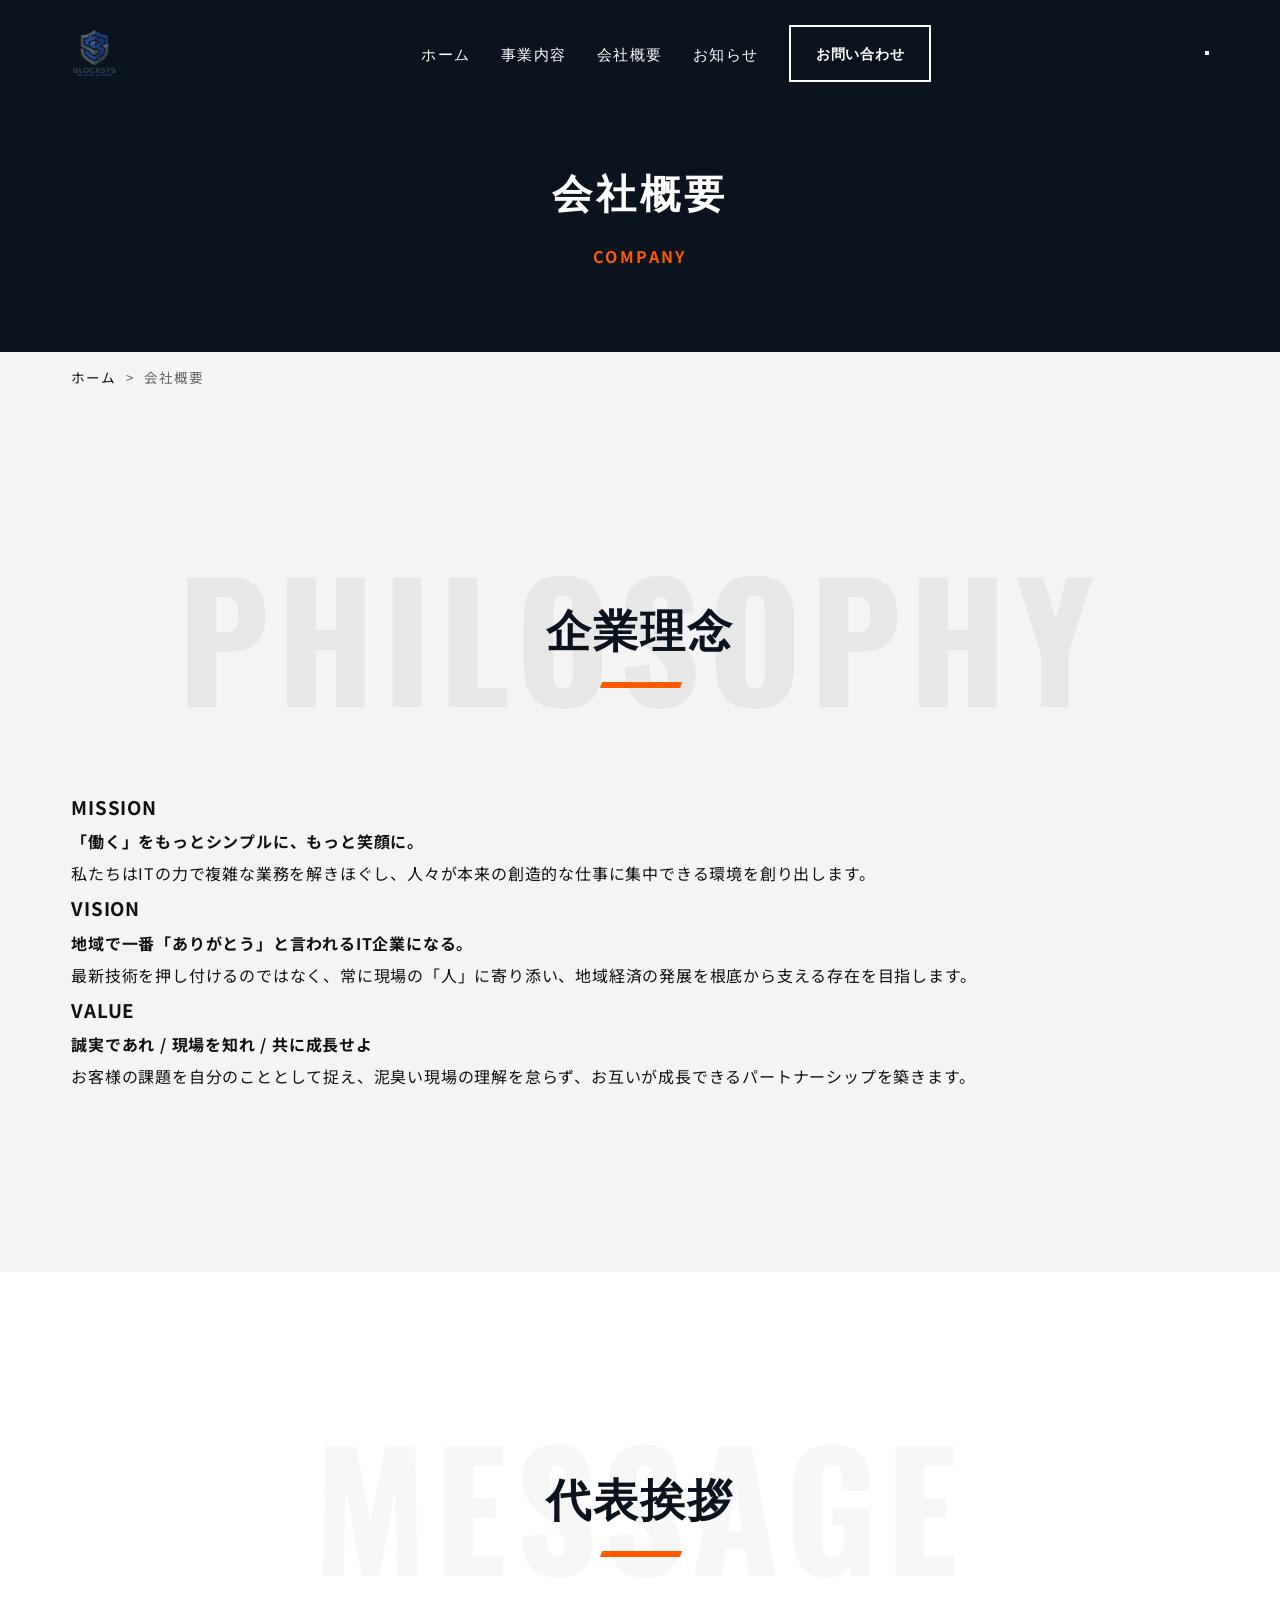
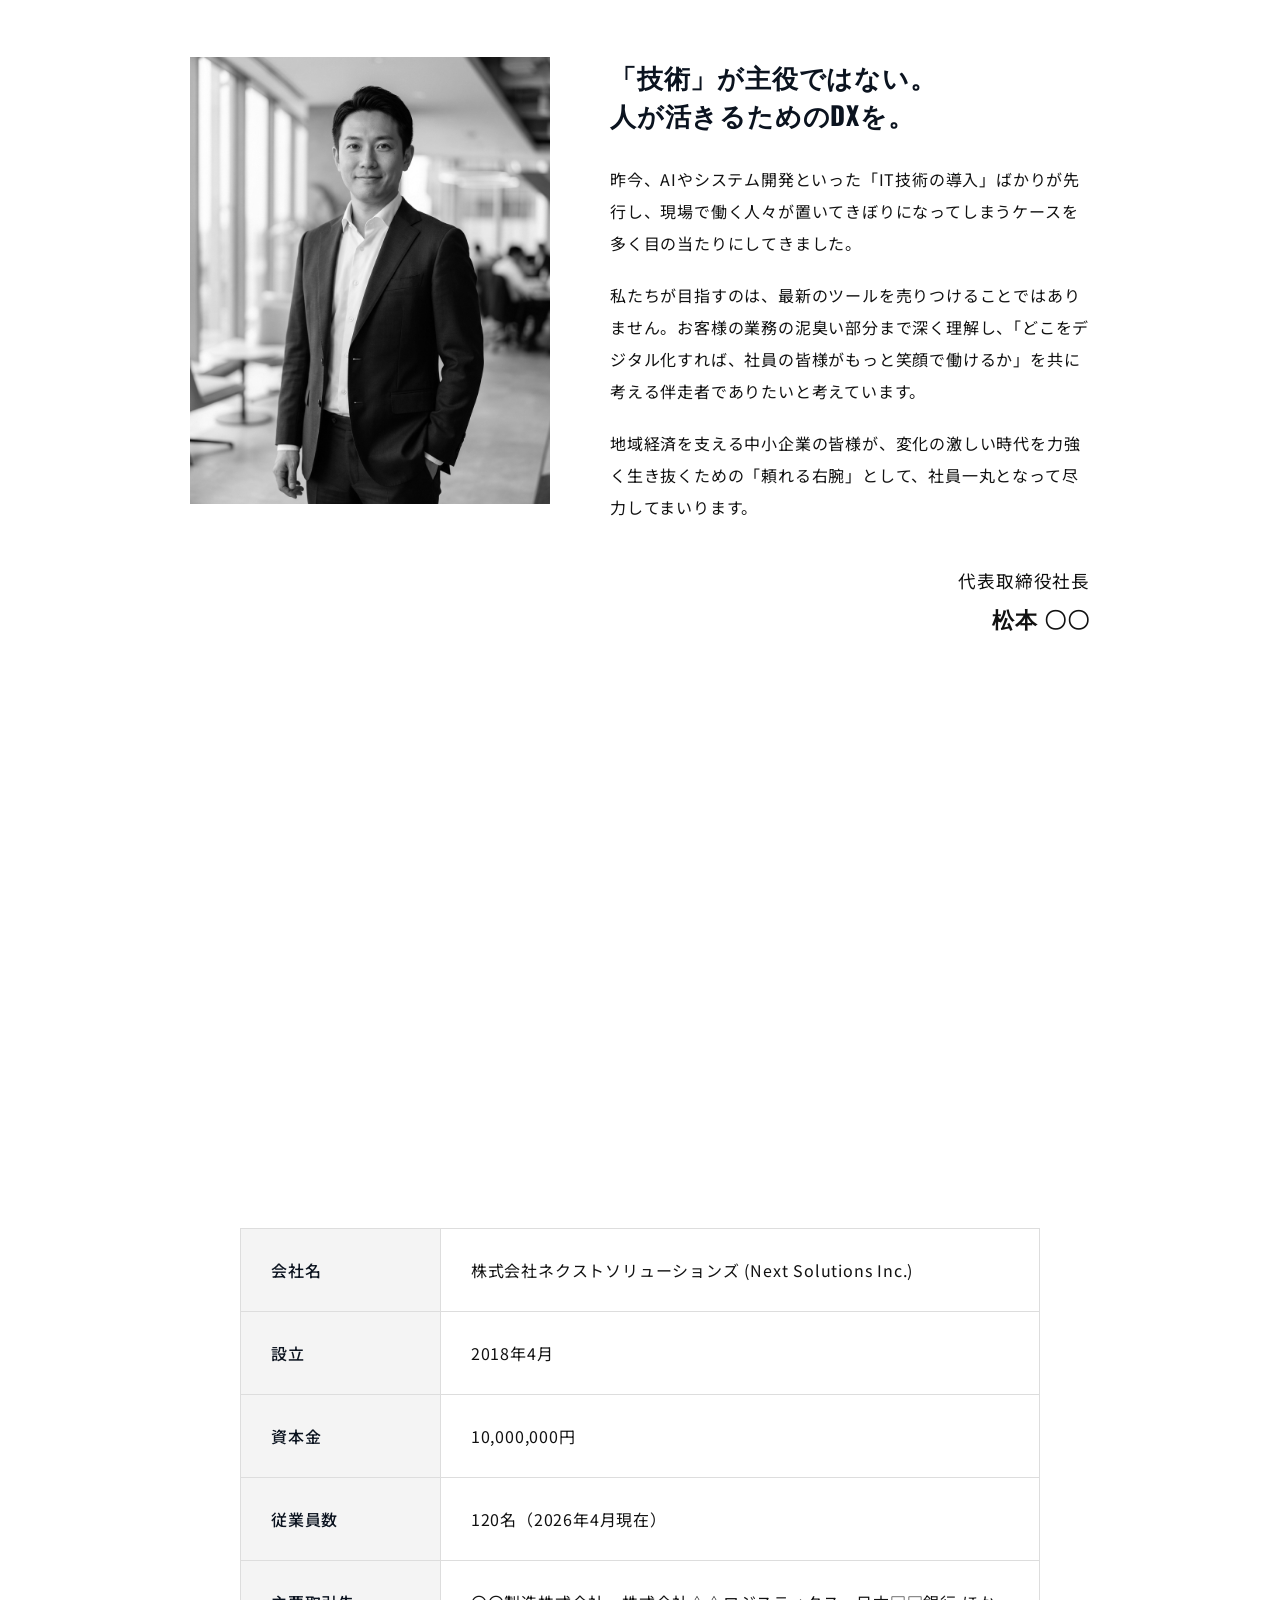
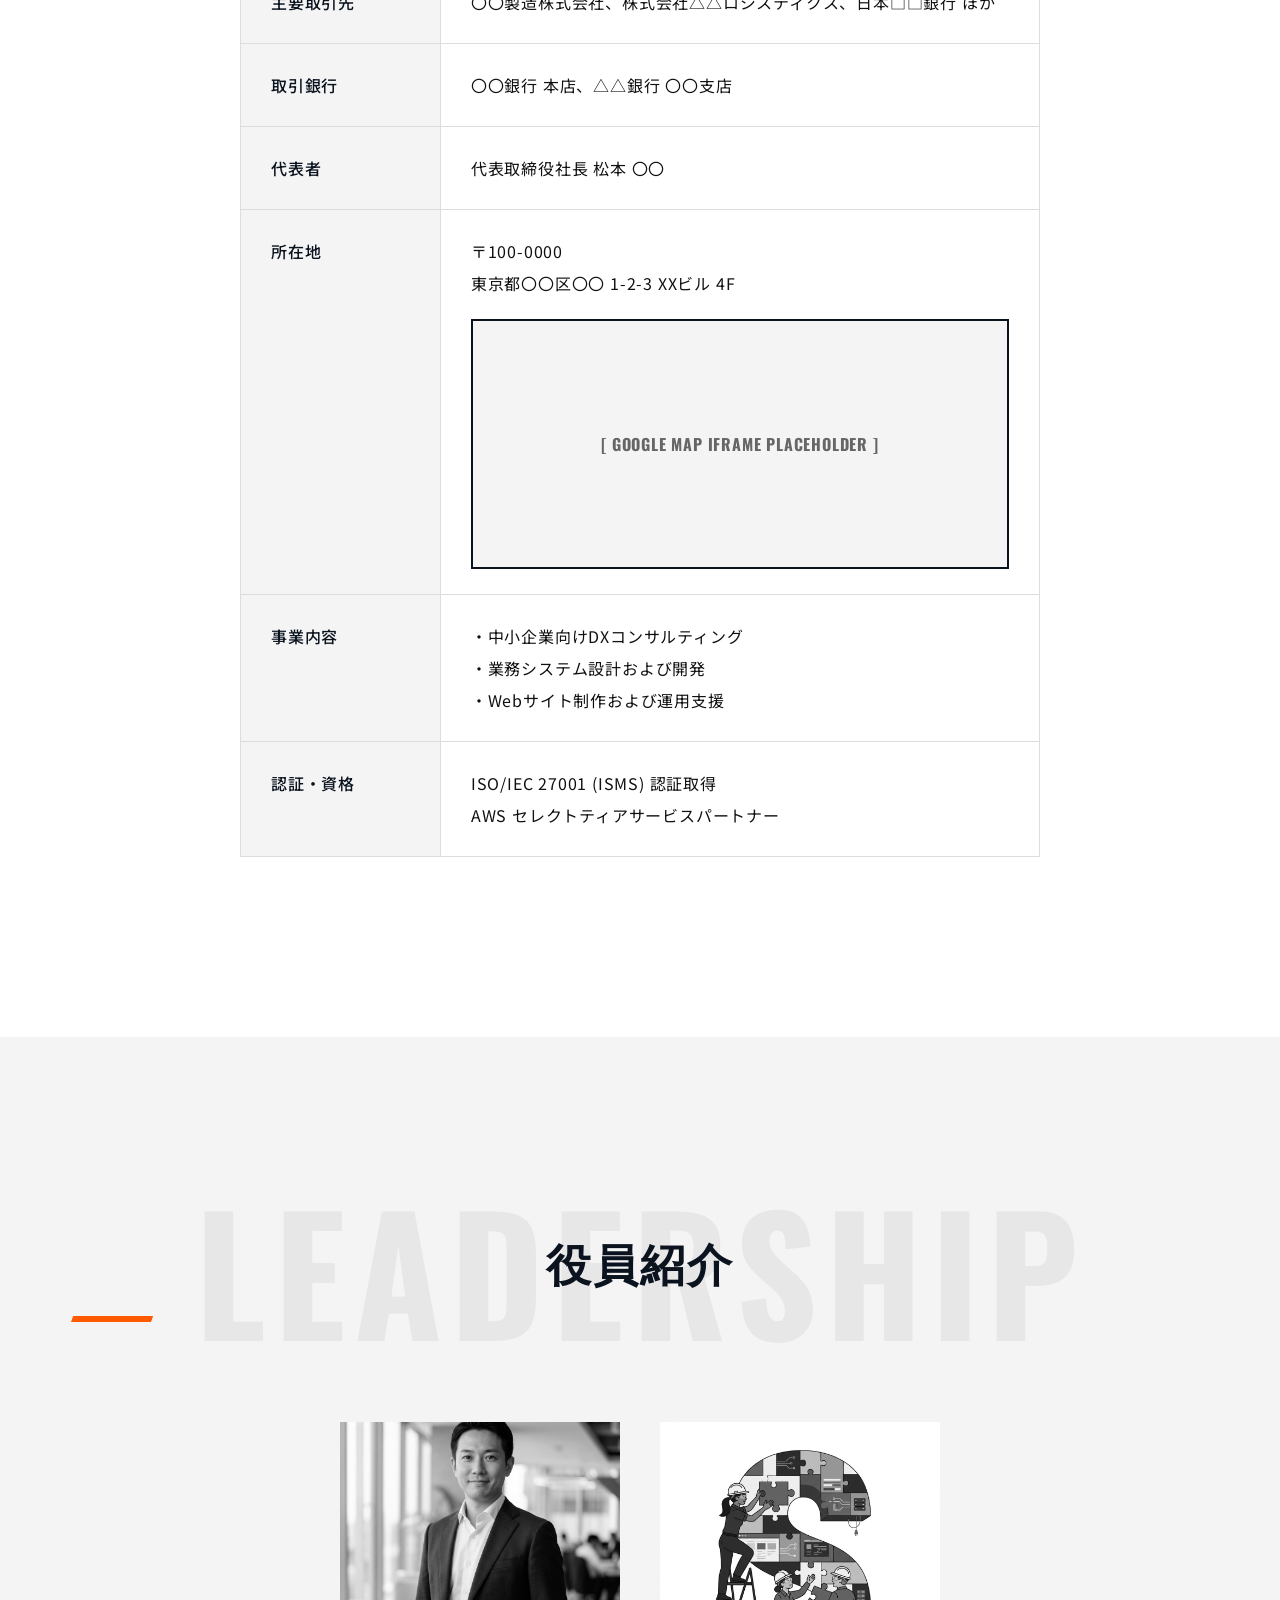
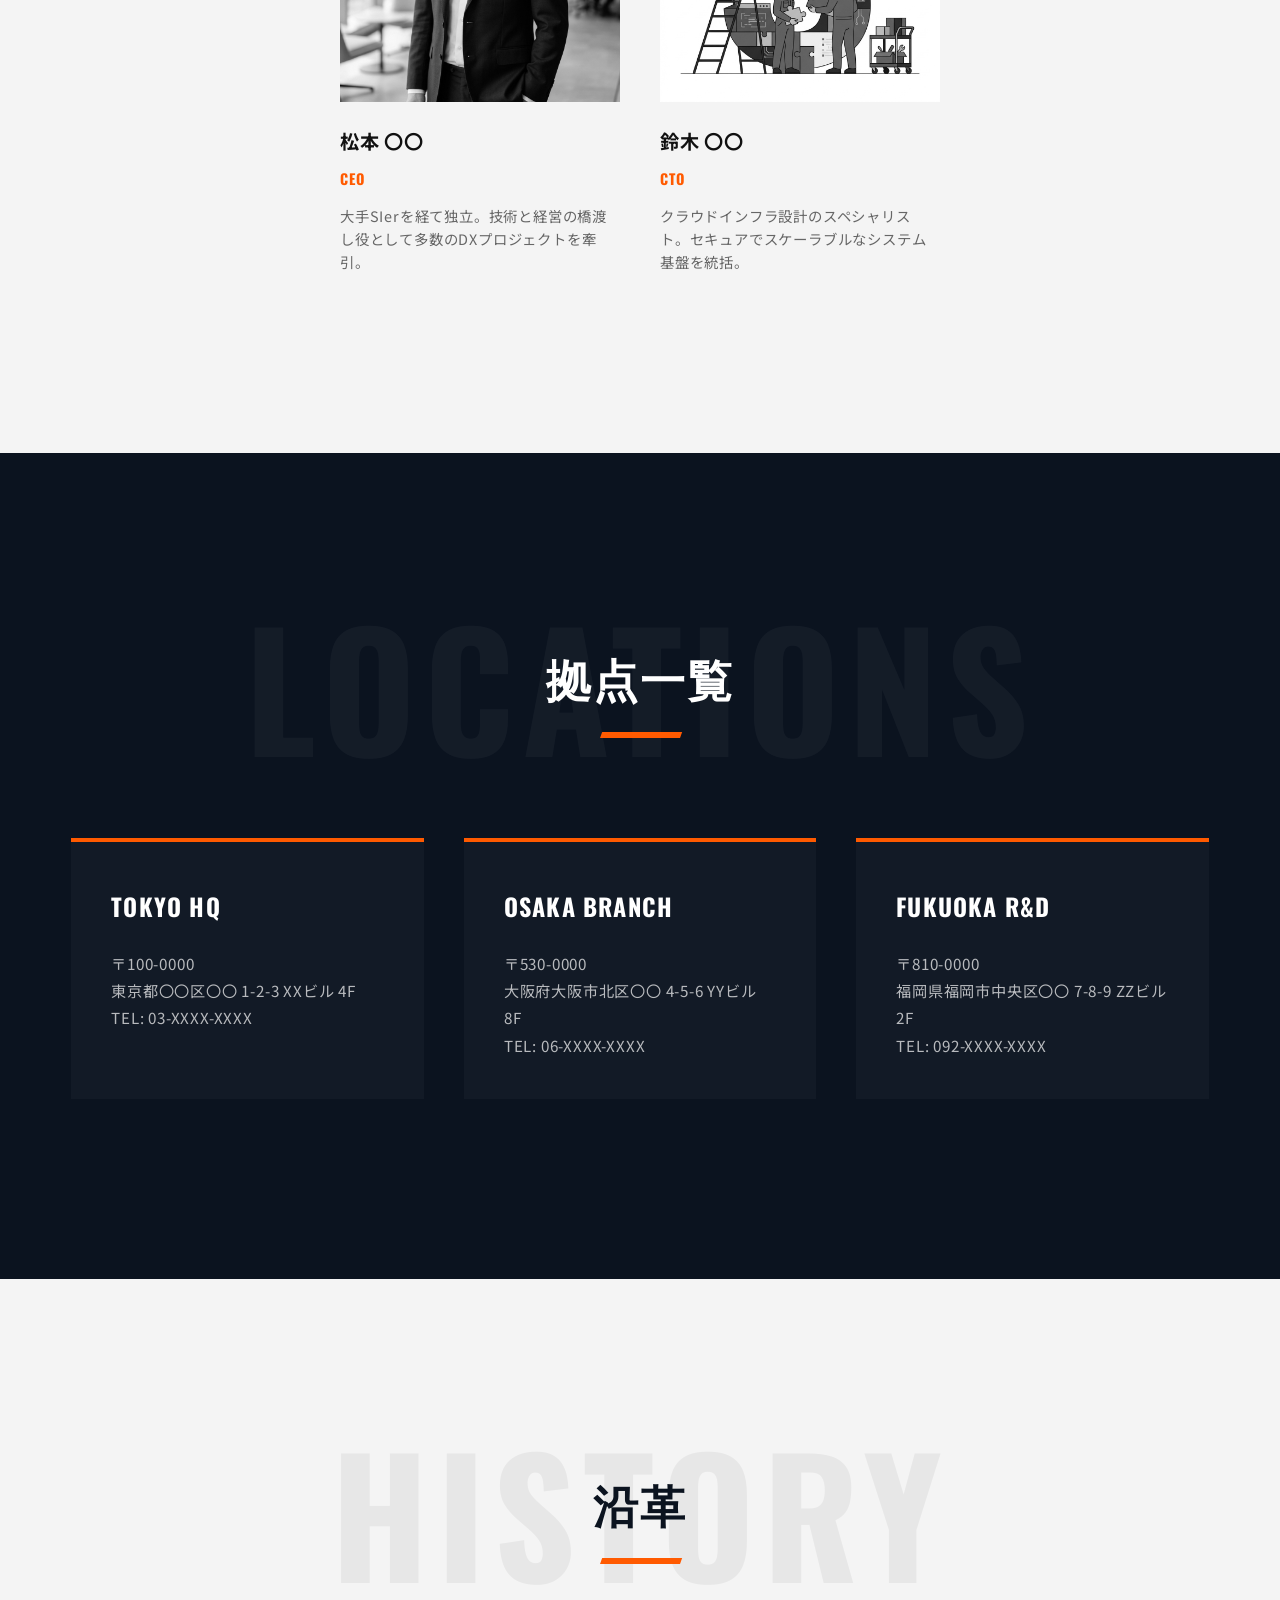
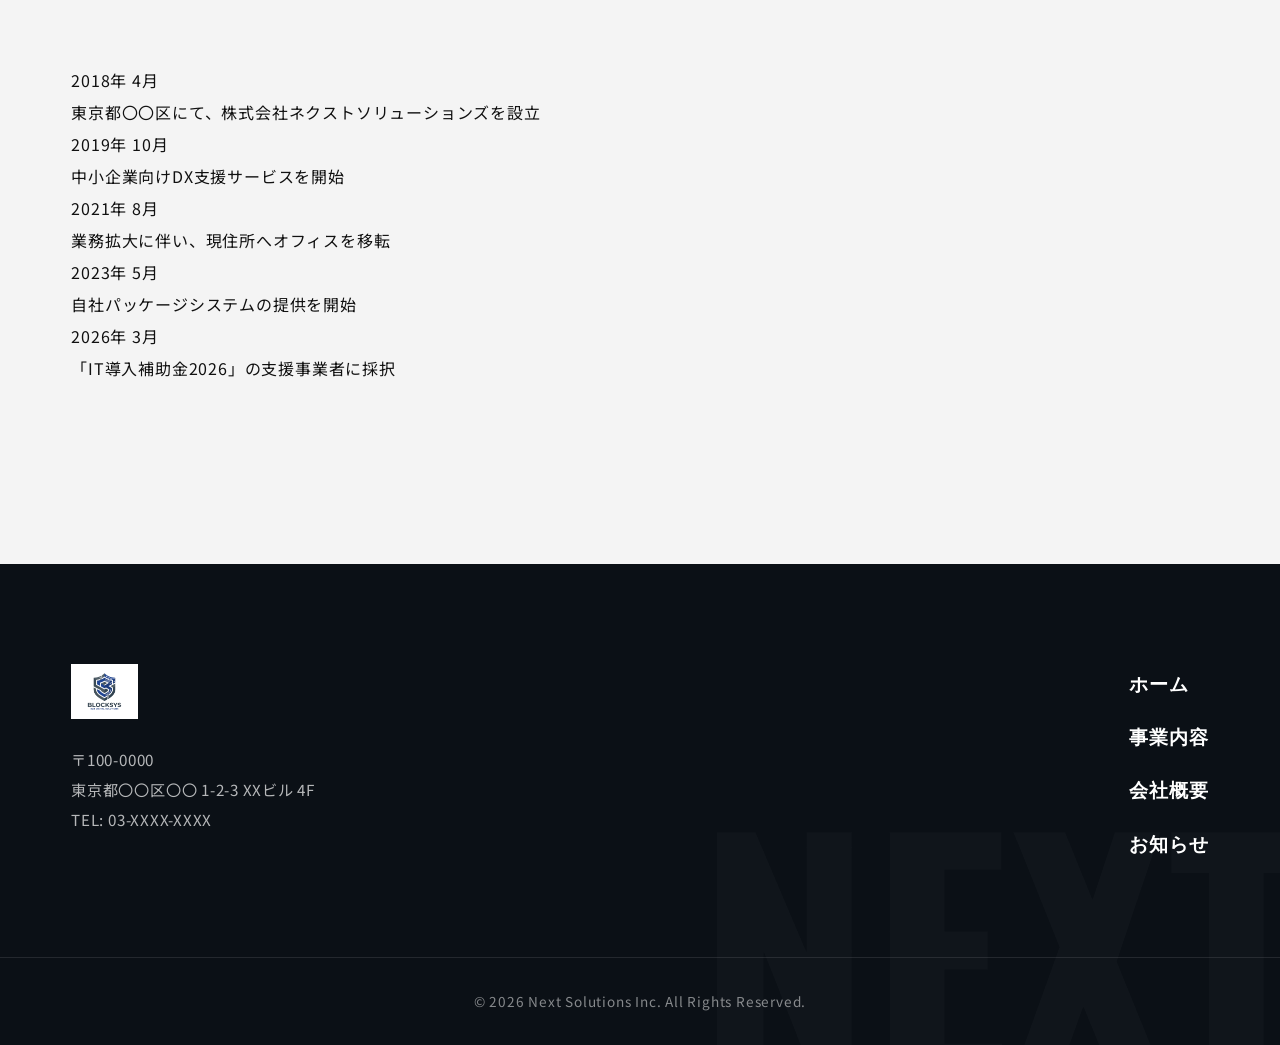
<file: company.html>
<!DOCTYPE html>
<html lang="ja">
<head>
    <meta charset="UTF-8">
    <meta name="viewport" content="width=device-width, initial-scale=1.0">
    <title>会社概要 | 株式会社ネクストソリューションズ</title>
    <link rel="stylesheet" href="style.css">
    <link href="https://fonts.googleapis.com/css2?family=Montserrat:wght@700;900&family=Noto+Sans+JP:wght@400;500;700;900&family=Oswald:wght@500;700&display=swap" rel="stylesheet">
    <style>
        :root {
            --accent-color: #FF5A00; /* インダストリアル・オレンジ */
            --bg-dark: #0B131F; /* ディープ・ネイビー */
            --text-main: #111111;
            --font-en: 'Oswald', sans-serif;
        }
        .fade-in-up {
            opacity: 0;
            transform: translateY(40px) scale(0.98);
            transition: opacity 1s cubic-bezier(0.16, 1, 0.3, 1), transform 1s cubic-bezier(0.16, 1, 0.3, 1);
        }
        .fade-in-up.is-visible {
            opacity: 1;
            transform: translateY(0) scale(1);
        }
        .fade-in-left {
            opacity: 0;
            transform: translateX(-40px) scale(0.98);
            transition: opacity 1s cubic-bezier(0.16, 1, 0.3, 1), transform 1s cubic-bezier(0.16, 1, 0.3, 1);
        }
        .fade-in-left.is-visible {
            opacity: 1;
            transform: translateX(0) scale(1);
        }
        .fade-in-right {
            opacity: 0;
            transform: translateX(40px) scale(0.98);
            transition: opacity 1s cubic-bezier(0.16, 1, 0.3, 1), transform 1s cubic-bezier(0.16, 1, 0.3, 1);
        }
        .fade-in-right.is-visible {
            opacity: 1;
            transform: translateX(0) scale(1);
        }

        /* 大きい画面での左右の余白を調整し、コンテンツ幅を広げる */
        .container {
            max-width: 1440px !important;
            width: 92% !important;
            margin-left: auto !important;
            margin-right: auto !important;
        }

        /* ボタンのモダン化 */
        .btn-primary {
            background: var(--accent-color) !important;
            border-radius: 0 !important;
            font-family: var(--font-en) !important;
            box-shadow: none !important;
            border: none !important;
            position: relative;
            overflow: hidden;
            z-index: 1;
            color: #fff !important;
        }
        .btn-primary::before {
            content: ''; position: absolute; top: 0; left: -100%; width: 100%; height: 100%;
            background: var(--bg-dark); transition: left 0.4s cubic-bezier(0.165, 0.84, 0.44, 1);
            z-index: -1; transform: skewX(-15deg); transform-origin: bottom left;
        }
        .btn-primary:hover::before {
            left: 0; transform: skewX(0);
        }
    </style>
</head>
<body>

    <!-- ローディング画面 -->
    <div id="loading" class="loading">
        <div class="loading-inner">
            <img src="images/logo.png" alt="Next Solutions" class="loading-logo">
            <div class="spinner"></div>
        </div>
    </div>

    <header class="header">
        <div class="container header-inner">
            <a href="index.html" class="logo"><img src="images/logo.png" alt="Next Solutions"></a>
            <nav class="global-nav">
                <ul>
                    <li><a href="index.html">ホーム</a></li>
                    <li><a href="service.html">事業内容</a></li>
                    <li><a href="company.html">会社概要</a></li>
                    <li><a href="index.html#news">お知らせ</a></li>
                </ul>
                <a href="contact.html" class="btn-contact-header">お問い合わせ</a>
            </nav>
            <button class="menu-toggle">
                <span></span><span></span><span></span>
            </button>
        </div>
    </header>

    <div class="page-header">
        <div class="container">
            <h1 class="page-title fade-in-up">会社概要<span>Company</span></h1>
        </div>
    </div>

    <div class="breadcrumb">
        <div class="container">
            <ul>
                <li><a href="index.html">ホーム</a></li>
                <li>&gt;</li>
                <li>会社概要</li>
            </ul>
        </div>
    </div>

    <section class="philosophy section-padding bg-light">
        <div class="container">
            <h2 class="section-title text-center fade-in-up">企業理念<span>Philosophy</span></h2>
            <div class="philosophy-list">
                <div class="philosophy-item fade-in-up">
                    <h3>MISSION</h3>
                    <h4>「働く」をもっとシンプルに、もっと笑顔に。</h4>
                    <p>私たちはITの力で複雑な業務を解きほぐし、人々が本来の創造的な仕事に集中できる環境を創り出します。</p>
                </div>
                <div class="philosophy-item fade-in-up" style="transition-delay: 0.2s;">
                    <h3>VISION</h3>
                    <h4>地域で一番「ありがとう」と言われるIT企業になる。</h4>
                    <p>最新技術を押し付けるのではなく、常に現場の「人」に寄り添い、地域経済の発展を根底から支える存在を目指します。</p>
                </div>
                <div class="philosophy-item fade-in-up" style="transition-delay: 0.4s;">
                    <h3>VALUE</h3>
                    <h4>誠実であれ / 現場を知れ / 共に成長せよ</h4>
                    <p>お客様の課題を自分のこととして捉え、泥臭い現場の理解を怠らず、お互いが成長できるパートナーシップを築きます。</p>
                </div>
            </div>
        </div>
    </section>

    <section class="message section-padding">
        <div class="container">
            <h2 class="section-title text-center fade-in-up">代表挨拶<span>Message</span></h2>
            <div class="message-inner hover-target fade-in-up">
                <div class="message-image" style="overflow: hidden;">
                    <img src="images/image_5.jpg" alt="代表取締役社長 松本" class="img-grayscale">
                </div>
                <div class="message-text">
                    <h3 class="message-catch">「技術」が主役ではない。<br>人が活きるためのDXを。</h3>
                    <p>昨今、AIやシステム開発といった「IT技術の導入」ばかりが先行し、現場で働く人々が置いてきぼりになってしまうケースを多く目の当たりにしてきました。</p>
                    <p>私たちが目指すのは、最新のツールを売りつけることではありません。お客様の業務の泥臭い部分まで深く理解し、「どこをデジタル化すれば、社員の皆様がもっと笑顔で働けるか」を共に考える伴走者でありたいと考えています。</p>
                    <p>地域経済を支える中小企業の皆様が、変化の激しい時代を力強く生き抜くための「頼れる右腕」として、社員一丸となって尽力してまいります。</p>
                    <p class="signature">代表取締役社長<br><strong>松本 〇〇</strong></p>
                </div>
            </div>
        </div>
    </section>

    <section class="company-profile section-padding">
        <div class="container">
            <h2 class="section-title text-center fade-in-up">会社概要<span>Profile</span></h2>
            <table class="profile-table fade-in-up">
                <tbody>
                    <tr>
                        <th>会社名</th>
                        <td>株式会社ネクストソリューションズ (Next Solutions Inc.)</td>
                    </tr>
                    <tr>
                        <th>設立</th>
                        <td>2018年4月</td>
                    </tr>
                    <tr>
                        <th>資本金</th>
                        <td>10,000,000円</td>
                    </tr>
                    <tr>
                        <th>従業員数</th>
                        <td>120名（2026年4月現在）</td>
                    </tr>
                    <tr>
                        <th>主要取引先</th>
                        <td>〇〇製造株式会社、株式会社△△ロジスティクス、日本□□銀行 ほか</td>
                    </tr>
                    <tr>
                        <th>取引銀行</th>
                        <td>〇〇銀行 本店、△△銀行 〇〇支店</td>
                    </tr>
                    <tr>
                        <th>代表者</th>
                        <td>代表取締役社長 松本 〇〇</td>
                    </tr>
                    <tr>
                        <th>所在地</th>
                        <td>
                            〒100-0000<br>
                            東京都〇〇区〇〇 1-2-3 XXビル 4F
                            <div style="margin-top: 20px; border: 2px solid var(--color-primary); height: 250px; background-color: var(--color-bg-light); display: flex; align-items: center; justify-content: center; font-family: var(--font-en); font-weight: 700; color: var(--color-text-light);">
                                [ GOOGLE MAP IFRAME PLACEHOLDER ]
                            </div>
                        </td>
                    </tr>
                    <tr>
                        <th>事業内容</th>
                        <td>
                            ・中小企業向けDXコンサルティング<br>
                            ・業務システム設計および開発<br>
                            ・Webサイト制作および運用支援
                        </td>
                    </tr>
                    <tr>
                        <th>認証・資格</th>
                        <td>ISO/IEC 27001 (ISMS) 認証取得<br>AWS セレクトティアサービスパートナー</td>
                    </tr>
                </tbody>
            </table>
        </div>
    </section>

    <section class="leadership section-padding bg-light">
        <div class="container text-center">
            <h2 class="section-title fade-in-up">役員紹介<span>Leadership</span></h2>
            <div class="leadership-grid" style="display: flex; justify-content: center; gap: 40px; flex-wrap: wrap; margin-top: 40px;">
                <div class="leader-item hover-target fade-in-up" style="width: 280px; text-align: left;">
                    <div style="width: 100%; aspect-ratio: 1/1; background: #EBE5E0; border-radius: 0; margin-bottom: 20px; overflow: hidden;">
                        <img src="images/image_5.jpg" alt="代表取締役" class="img-grayscale">
                    </div>
                    <h3 style="font-size: 1.2rem; margin-bottom: 5px;">松本 〇〇</h3>
                    <p style="color: var(--accent-color); font-weight: bold; font-size: 0.9rem; margin-bottom: 10px; font-family: var(--font-en);">CEO</p>
                    <p style="font-size: 0.9rem; color: #666; line-height: 1.6;">大手SIerを経て独立。技術と経営の橋渡し役として多数のDXプロジェクトを牽引。</p>
                </div>
                <div class="leader-item hover-target fade-in-up" style="transition-delay: 0.2s; width: 280px; text-align: left;">
                    <div style="width: 100%; aspect-ratio: 1/1; background: #EBE5E0; border-radius: 0; margin-bottom: 20px; overflow: hidden;">
                        <img src="images/image_3.jpg" alt="CTO" class="img-grayscale">
                    </div>
                    <h3 style="font-size: 1.2rem; margin-bottom: 5px;">鈴木 〇〇</h3>
                    <p style="color: var(--accent-color); font-weight: bold; font-size: 0.9rem; margin-bottom: 10px; font-family: var(--font-en);">CTO</p>
                    <p style="font-size: 0.9rem; color: #666; line-height: 1.6;">クラウドインフラ設計のスペシャリスト。セキュアでスケーラブルなシステム基盤を統括。</p>
                </div>
            </div>
        </div>
    </section>

    <section class="locations section-padding" style="background-color: var(--bg-dark);">
        <div class="container">
            <h2 class="section-title text-center fade-in-up" style="color: #fff;">拠点一覧<span style="color: rgba(255,255,255,0.04);">Locations</span></h2>
            <div style="display: grid; grid-template-columns: repeat(auto-fit, minmax(300px, 1fr)); gap: 40px; margin-top: 60px;">
                <div class="fade-in-up" style="border-top: 4px solid var(--accent-color); background: rgba(255,255,255,0.03); padding: 40px;">
                    <h3 style="color: #fff; font-family: var(--font-en); font-size: 1.5rem; letter-spacing: 0.05em; margin-bottom: 20px;">TOKYO HQ</h3>
                    <p style="color: rgba(255,255,255,0.7); font-size: 0.95rem; line-height: 1.8;">〒100-0000<br>東京都〇〇区〇〇 1-2-3 XXビル 4F<br>TEL: 03-XXXX-XXXX</p>
                </div>
                <div class="fade-in-up" style="border-top: 4px solid var(--accent-color); background: rgba(255,255,255,0.03); padding: 40px; transition-delay: 0.2s;">
                    <h3 style="color: #fff; font-family: var(--font-en); font-size: 1.5rem; letter-spacing: 0.05em; margin-bottom: 20px;">OSAKA BRANCH</h3>
                    <p style="color: rgba(255,255,255,0.7); font-size: 0.95rem; line-height: 1.8;">〒530-0000<br>大阪府大阪市北区〇〇 4-5-6 YYビル 8F<br>TEL: 06-XXXX-XXXX</p>
                </div>
                <div class="fade-in-up" style="border-top: 4px solid var(--accent-color); background: rgba(255,255,255,0.03); padding: 40px; transition-delay: 0.4s;">
                    <h3 style="color: #fff; font-family: var(--font-en); font-size: 1.5rem; letter-spacing: 0.05em; margin-bottom: 20px;">FUKUOKA R&D</h3>
                    <p style="color: rgba(255,255,255,0.7); font-size: 0.95rem; line-height: 1.8;">〒810-0000<br>福岡県福岡市中央区〇〇 7-8-9 ZZビル 2F<br>TEL: 092-XXXX-XXXX</p>
                </div>
            </div>
        </div>
    </section>

    <section class="history section-padding bg-light">
        <div class="container">
            <h2 class="section-title text-center fade-in-up">沿革<span>History</span></h2>
            <div class="history-list">
                <div class="history-item fade-in-up">
                    <time>2018年 4月</time>
                    <p>東京都〇〇区にて、株式会社ネクストソリューションズを設立</p>
                </div>
                <div class="history-item fade-in-up">
                    <time>2019年 10月</time>
                    <p>中小企業向けDX支援サービスを開始</p>
                </div>
                <div class="history-item fade-in-up">
                    <time>2021年 8月</time>
                    <p>業務拡大に伴い、現住所へオフィスを移転</p>
                </div>
                <div class="history-item fade-in-up">
                    <time>2023年 5月</time>
                    <p>自社パッケージシステムの提供を開始</p>
                </div>
                <div class="history-item fade-in-up">
                    <time>2026年 3月</time>
                    <p>「IT導入補助金2026」の支援事業者に採択</p>
                </div>
            </div>
        </div>
    </section>

    <footer class="footer">
        <div class="container footer-inner">
            <div class="footer-info">
                <div class="footer-logo"><img src="images/logo.png" alt="Next Solutions"></div>
                <p>〒100-0000<br>東京都〇〇区〇〇 1-2-3 XXビル 4F<br>TEL: 03-XXXX-XXXX</p>
            </div>
            <div class="footer-links">
                <ul>
                    <li><a href="index.html">ホーム</a></li>
                    <li><a href="service.html">事業内容</a></li>
                    <li><a href="company.html">会社概要</a></li>
                    <li><a href="index.html#news">お知らせ</a></li>
                </ul>
            </div>
        </div>
        <div class="footer-copy">
            <p>&copy; 2026 Next Solutions Inc. All Rights Reserved.</p>
        </div>
    </footer>

    <script>
        // ローディング画面の制御
        let isLoaded = false;
        const loading = document.getElementById('loading');
        
        window.addEventListener('load', () => {
            isLoaded = true;
            if (loading) {
                loading.classList.remove('is-active');
                loading.classList.add('is-loaded');
            }
        });

        // 読み込みに時間がかかる場合（500ms以上）のみローディング画面を表示
        setTimeout(() => {
            if (!isLoaded && loading) {
                loading.classList.add('is-active');
            }
        }, 500);

        document.addEventListener('DOMContentLoaded', () => {
            const observer = new IntersectionObserver((entries) => {
                entries.forEach(entry => {
                    if (entry.isIntersecting) {
                        entry.target.classList.add('is-visible');
                        observer.unobserve(entry.target);
                    }
                });
            }, { rootMargin: '0px 0px -50px 0px' });
            document.querySelectorAll('.fade-in-up, .fade-in-left, .fade-in-right').forEach(el => observer.observe(el));

            // ヘッダーのスクロール連動表示・非表示
            let lastScrollTop = 0;
            const header = document.querySelector('.header');
            window.addEventListener('scroll', () => {
                let scrollTop = window.pageYOffset || document.documentElement.scrollTop;

                if (scrollTop > 50) {
                    header.classList.add('scrolled');
                } else {
                    header.classList.remove('scrolled');
                }

                if (scrollTop > lastScrollTop && scrollTop > header.offsetHeight) {
                    header.classList.add('header--hidden');
                } else {
                    header.classList.remove('header--hidden');
                }
                lastScrollTop = scrollTop <= 0 ? 0 : scrollTop;
            });

            // ハンバーガーメニューの開閉
            const menuToggle = document.querySelector('.menu-toggle');
            const globalNav = document.querySelector('.global-nav');
            menuToggle.addEventListener('click', () => {
                document.body.classList.toggle('menu-open');
                menuToggle.classList.toggle('is-active');
                globalNav.classList.toggle('is-active');
            });
        });
    </script>
</body>
</html>
</file>
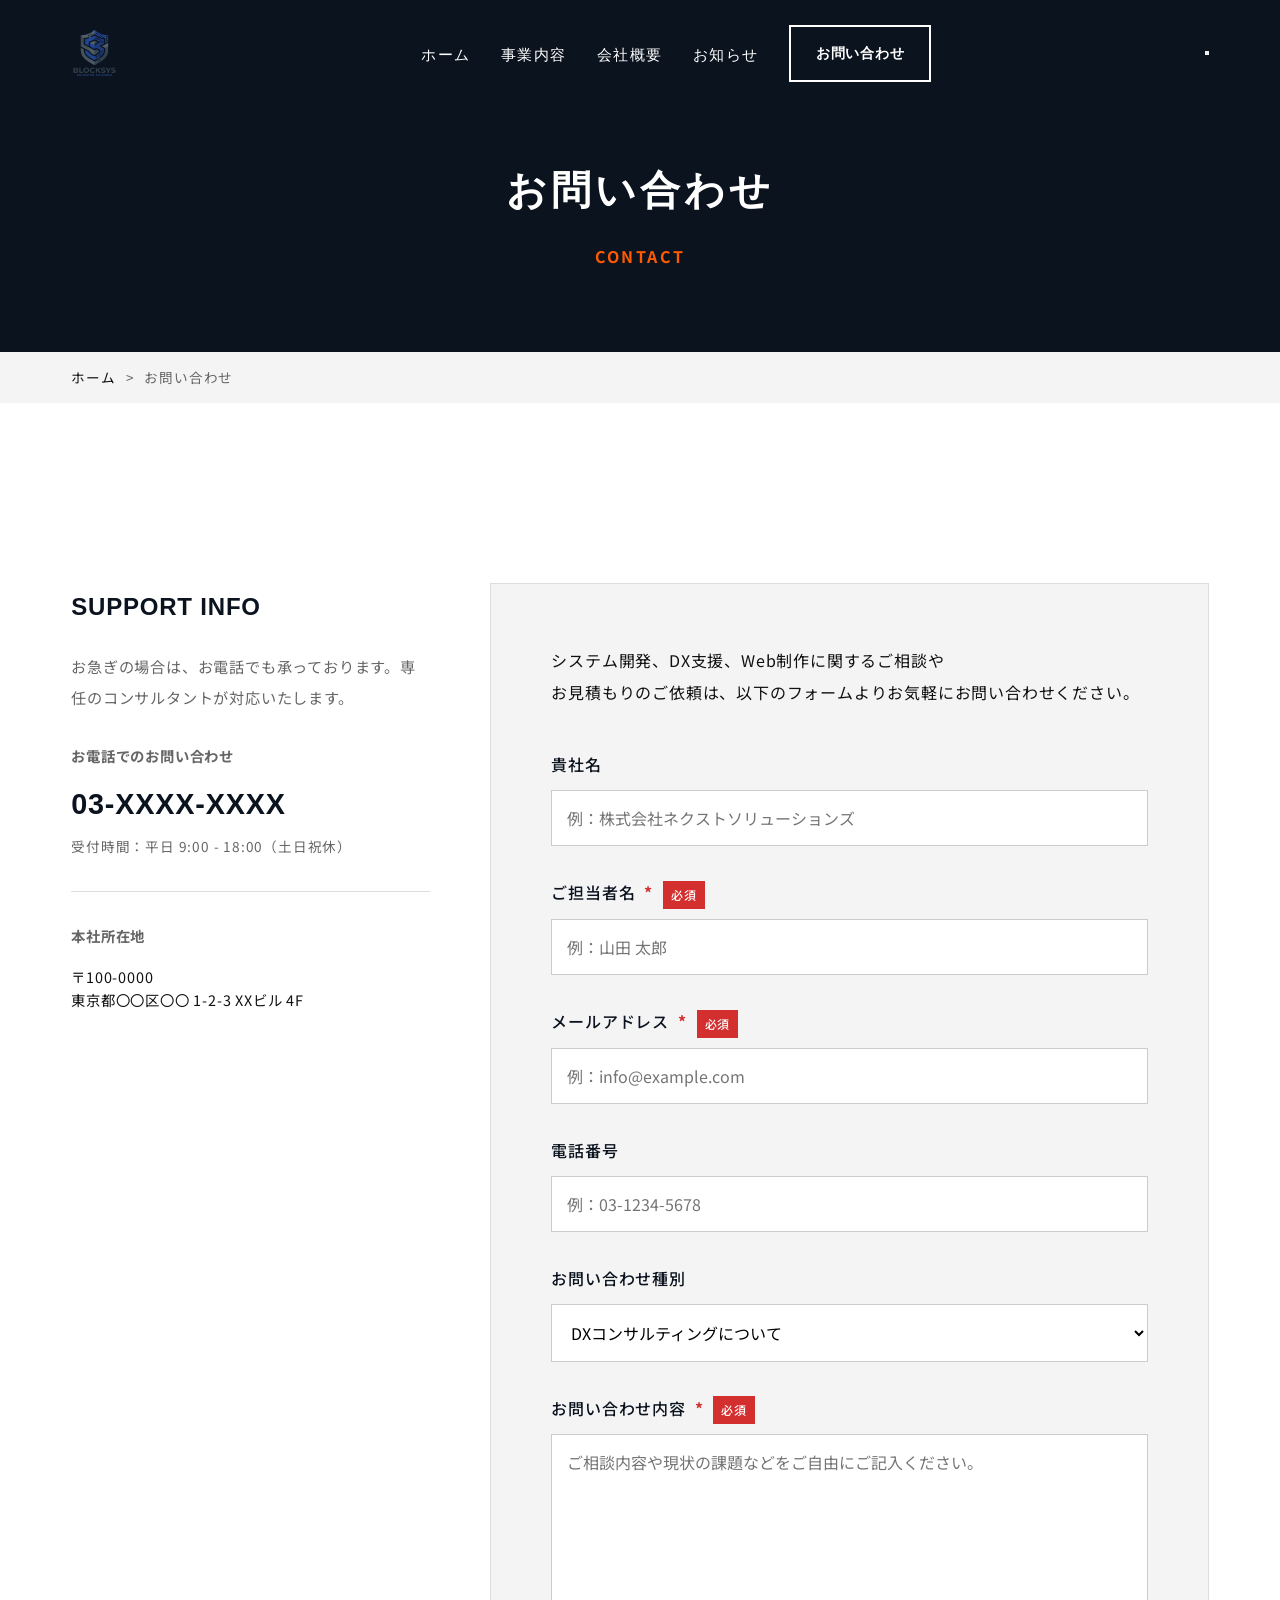
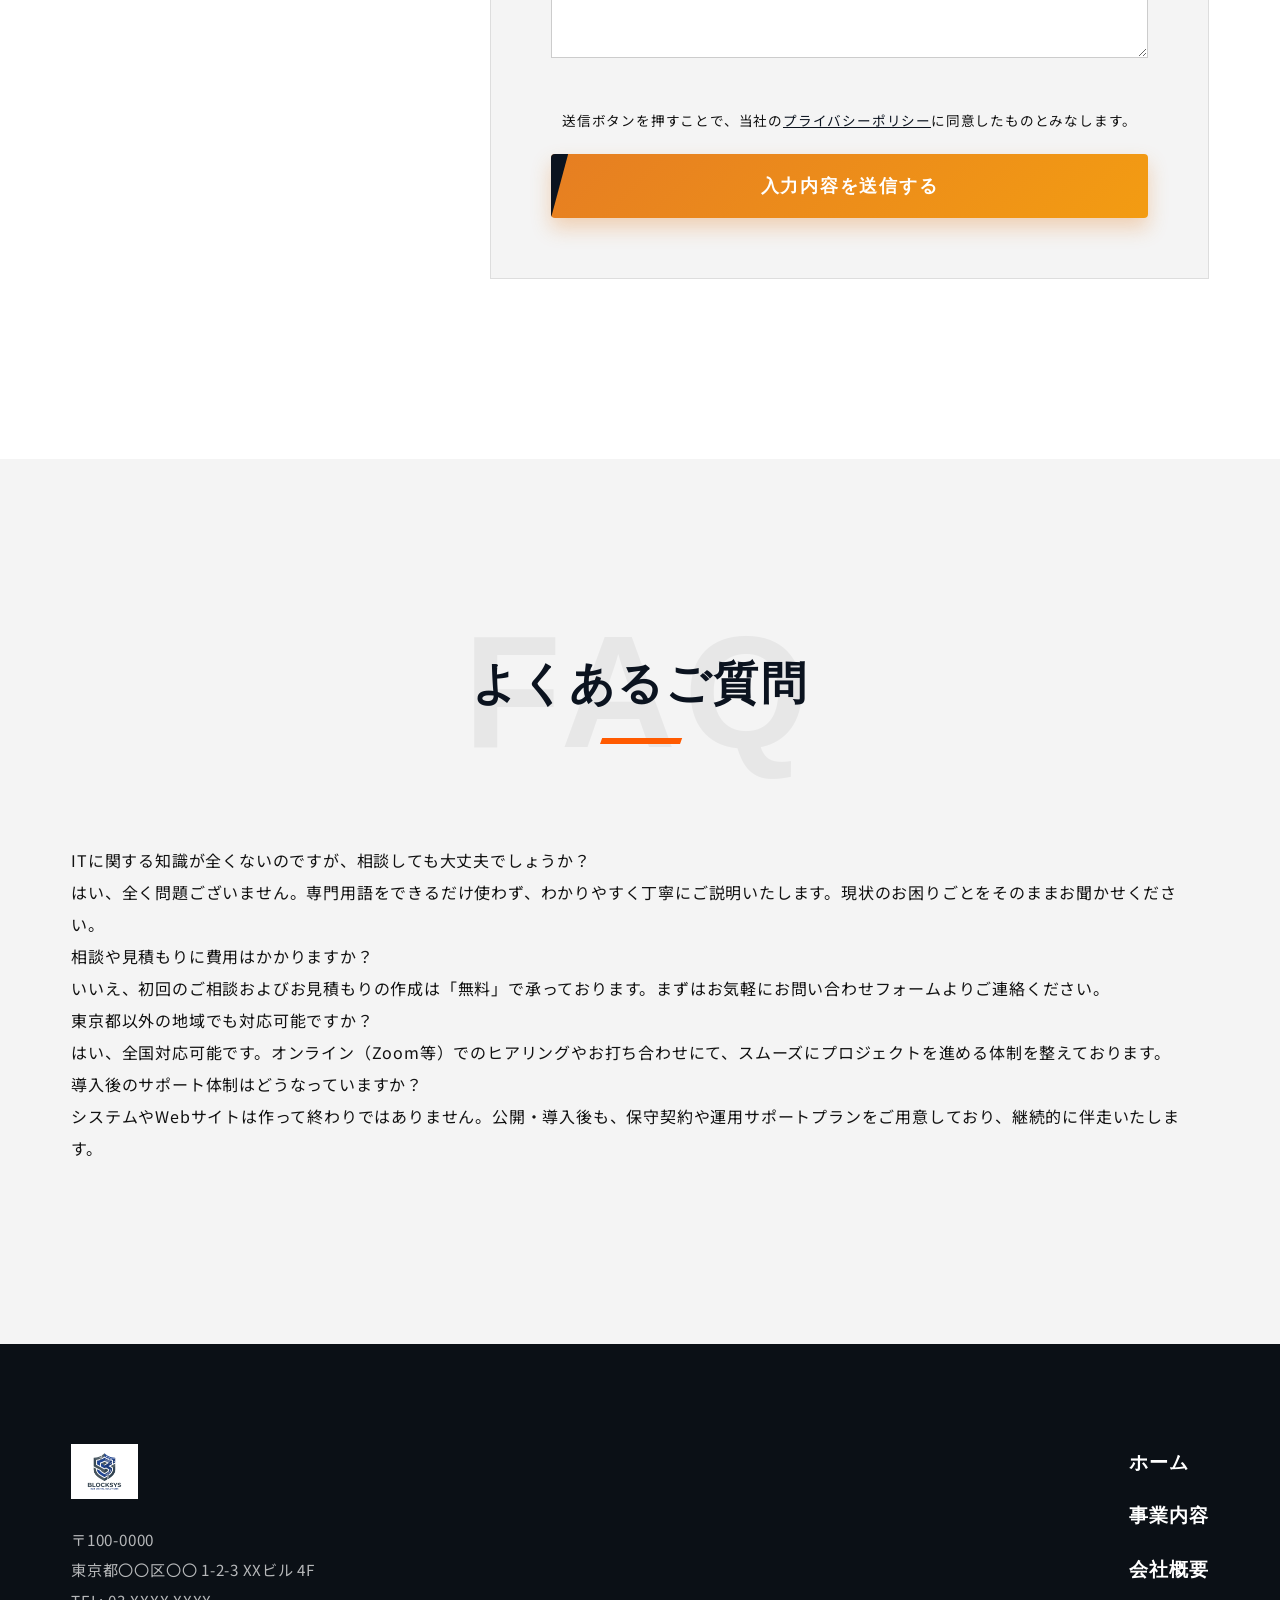
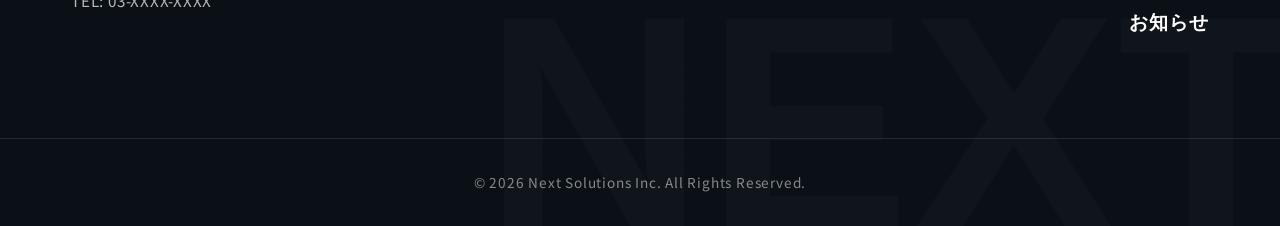
<file: contact.html>
<!DOCTYPE html>
<html lang="ja">
<head>
    <meta charset="UTF-8">
    <meta name="viewport" content="width=device-width, initial-scale=1.0">
    <title>お問い合わせ | 株式会社ネクストソリューションズ</title>
    <link rel="stylesheet" href="style.css">
    <link href="https://fonts.googleapis.com/css2?family=Noto+Sans+JP:wght@400;500;700&family=Noto+Serif+JP:wght@400;700&display=swap" rel="stylesheet">
    <style>
        :root {
            --accent-color: #e67e22; /* ギラつかない落ち着いたオレンジ */
            --accent-gradient: linear-gradient(135deg, #e67e22, #f39c12);
            --bg-dark: #2c3e50; /* オレンジに合うダークトーン */
            --text-main: #333333;
        }
        .fade-in-up {
            opacity: 0;
            transform: translateY(40px) scale(0.98);
            transition: opacity 1s cubic-bezier(0.16, 1, 0.3, 1), transform 1s cubic-bezier(0.16, 1, 0.3, 1);
        }
        .fade-in-up.is-visible {
            opacity: 1;
            transform: translateY(0) scale(1);
        }
        .fade-in-left {
            opacity: 0;
            transform: translateX(-40px) scale(0.98);
            transition: opacity 1s cubic-bezier(0.16, 1, 0.3, 1), transform 1s cubic-bezier(0.16, 1, 0.3, 1);
        }
        .fade-in-left.is-visible {
            opacity: 1;
            transform: translateX(0) scale(1);
        }
        .fade-in-right {
            opacity: 0;
            transform: translateX(40px) scale(0.98);
            transition: opacity 1s cubic-bezier(0.16, 1, 0.3, 1), transform 1s cubic-bezier(0.16, 1, 0.3, 1);
        }
        .fade-in-right.is-visible {
            opacity: 1;
            transform: translateX(0) scale(1);
        }

        /* 大きい画面での左右の余白を調整し、コンテンツ幅を広げる */
        .container {
            max-width: 1440px !important;
            width: 92% !important;
            margin-left: auto !important;
            margin-right: auto !important;
        }

        /* ボタンのモダン化 */
        .btn-primary {
            background: var(--accent-gradient) !important;
            border: none !important;
            color: #fff !important;
            border-radius: 4px !important;
            text-transform: uppercase;
            letter-spacing: 0.1em;
            font-weight: bold;
            box-shadow: 0 10px 20px rgba(230, 126, 34, 0.3);
            transition: transform 0.4s cubic-bezier(0.16, 1, 0.3, 1), box-shadow 0.4s;
        }
        .btn-primary:hover {
            transform: translateY(-2px);
            box-shadow: 0 15px 25px rgba(230, 126, 34, 0.4);
            background: linear-gradient(135deg, #d35400, #e67e22) !important;
        }
    </style>
</head>
<body>

    <!-- ローディング画面 -->
    <div id="loading" class="loading">
        <div class="loading-inner">
            <img src="images/logo.png" alt="Next Solutions" class="loading-logo">
            <div class="spinner"></div>
        </div>
    </div>

    <header class="header">
        <div class="container header-inner">
            <a href="index.html" class="logo"><img src="images/logo.png" alt="Next Solutions"></a>
            <nav class="global-nav">
                <ul>
                    <li><a href="index.html">ホーム</a></li>
                    <li><a href="service.html">事業内容</a></li>
                    <li><a href="company.html">会社概要</a></li>
                    <li><a href="index.html#news">お知らせ</a></li>
                </ul>
                <a href="contact.html" class="btn-contact-header">お問い合わせ</a>
            </nav>
            <button class="menu-toggle">
                <span></span><span></span><span></span>
            </button>
        </div>
    </header>

    <div class="page-header">
        <div class="container">
            <h1 class="page-title fade-in-up">お問い合わせ<span>Contact</span></h1>
        </div>
    </div>

    <div class="breadcrumb">
        <div class="container">
            <ul>
                <li><a href="index.html">ホーム</a></li>
                <li>&gt;</li>
                <li>お問い合わせ</li>
            </ul>
        </div>
    </div>

    <section class="contact-form section-padding">
        <div class="container">
            <div class="contact-grid" style="display: grid; grid-template-columns: 1fr 2fr; gap: 60px;">
                
                <div class="contact-info fade-in-up">
                    <h3 style="font-family: var(--font-en); font-size: 1.5rem; margin-bottom: 20px; color: var(--color-primary);">SUPPORT INFO</h3>
                    <p style="margin-bottom: 30px; font-size: 0.95rem; color: var(--color-text-light);">お急ぎの場合は、お電話でも承っております。専任のコンサルタントが対応いたします。</p>
                    
                    <div style="margin-bottom: 30px;">
                        <h4 style="font-size: 0.9rem; color: var(--color-text-light); margin-bottom: 5px;">お電話でのお問い合わせ</h4>
                        <p style="font-family: var(--font-en); font-size: 1.8rem; font-weight: 700; color: var(--color-primary);">03-XXXX-XXXX</p>
                        <p style="font-size: 0.85rem; color: var(--color-text-light);">受付時間：平日 9:00 - 18:00（土日祝休）</p>
                    </div>

                    <div style="border-top: 1px solid var(--color-border); padding-top: 30px;">
                        <h4 style="font-size: 0.9rem; color: var(--color-text-light); margin-bottom: 15px;">本社所在地</h4>
                        <p style="font-size: 0.9rem; line-height: 1.6;">〒100-0000<br>東京都〇〇区〇〇 1-2-3 XXビル 4F</p>
                    </div>
                </div>

                <div class="form-wrapper fade-in-up" style="margin: 0; max-width: 100%;">
                    <p class="mb-40">システム開発、DX支援、Web制作に関するご相談や<br>お見積もりのご依頼は、以下のフォームよりお気軽にお問い合わせください。</p>
                    <form action="#" method="post">
                        <div class="form-group">
                            <label for="company_name">貴社名</label>
                            <input type="text" id="company_name" name="company_name" class="form-control" placeholder="例：株式会社ネクストソリューションズ">
                        </div>
                        <div class="form-group">
                            <label for="name">ご担当者名 <span class="asterisk">*</span><span class="required">必須</span></label>
                            <input type="text" id="name" name="name" class="form-control" required placeholder="例：山田 太郎">
                        </div>
                        <div class="form-group">
                            <label for="email">メールアドレス <span class="asterisk">*</span><span class="required">必須</span></label>
                            <input type="email" id="email" name="email" class="form-control" required placeholder="例：info@example.com">
                        </div>
                        <div class="form-group">
                            <label for="phone">電話番号</label>
                            <input type="tel" id="phone" name="phone" class="form-control" placeholder="例：03-1234-5678">
                        </div>
                        <div class="form-group">
                            <label for="type">お問い合わせ種別</label>
                            <select id="type" name="type" class="form-control">
                                <option value="DXコンサルティングについて">DXコンサルティングについて</option>
                                <option value="システム開発について">システム開発について</option>
                                <option value="Webサイト制作について">Webサイト制作について</option>
                                <option value="その他">その他</option>
                            </select>
                        </div>
                        <div class="form-group">
                            <label for="message">お問い合わせ内容 <span class="asterisk">*</span><span class="required">必須</span></label>
                            <textarea id="message" name="message" class="form-control" rows="8" required placeholder="ご相談内容や現状の課題などをご自由にご記入ください。"></textarea>
                        </div>
                        <div class="form-submit text-center mt-40">
                            <p class="privacy-note">送信ボタンを押すことで、当社の<a href="#">プライバシーポリシー</a>に同意したものとみなします。</p>
                            <button type="submit" class="btn-primary btn-large" style="width: 100%;">入力内容を送信する</button>
                        </div>
                    </form>
                </div>
            </div>
        </div>
    </section>

    <section class="faq section-padding bg-light">
        <div class="container">
            <h2 class="section-title text-center fade-in-up">よくあるご質問<span>FAQ</span></h2>
            <div class="faq-list">
                <div class="faq-item fade-in-up">
                    <div class="faq-q">ITに関する知識が全くないのですが、相談しても大丈夫でしょうか？</div>
                    <div class="faq-a">はい、全く問題ございません。専門用語をできるだけ使わず、わかりやすく丁寧にご説明いたします。現状のお困りごとをそのままお聞かせください。</div>
                </div>
                <div class="faq-item fade-in-up" style="transition-delay: 0.1s;">
                    <div class="faq-q">相談や見積もりに費用はかかりますか？</div>
                    <div class="faq-a">いいえ、初回のご相談およびお見積もりの作成は「無料」で承っております。まずはお気軽にお問い合わせフォームよりご連絡ください。</div>
                </div>
                <div class="faq-item fade-in-up" style="transition-delay: 0.2s;">
                    <div class="faq-q">東京都以外の地域でも対応可能ですか？</div>
                    <div class="faq-a">はい、全国対応可能です。オンライン（Zoom等）でのヒアリングやお打ち合わせにて、スムーズにプロジェクトを進める体制を整えております。</div>
                </div>
                <div class="faq-item fade-in-up" style="transition-delay: 0.3s;">
                    <div class="faq-q">導入後のサポート体制はどうなっていますか？</div>
                    <div class="faq-a">システムやWebサイトは作って終わりではありません。公開・導入後も、保守契約や運用サポートプランをご用意しており、継続的に伴走いたします。</div>
                </div>
            </div>
        </div>
    </section>

    <footer class="footer">
        <div class="container footer-inner">
            <div class="footer-info">
                <div class="footer-logo"><img src="images/logo.png" alt="Next Solutions"></div>
                <p>〒100-0000<br>東京都〇〇区〇〇 1-2-3 XXビル 4F<br>TEL: 03-XXXX-XXXX</p>
            </div>
            <div class="footer-links">
                <ul>
                    <li><a href="index.html">ホーム</a></li>
                    <li><a href="service.html">事業内容</a></li>
                    <li><a href="company.html">会社概要</a></li>
                    <li><a href="index.html#news">お知らせ</a></li>
                </ul>
            </div>
        </div>
        <div class="footer-copy">
            <p>&copy; 2026 Next Solutions Inc. All Rights Reserved.</p>
        </div>
    </footer>

    <script>
        // ローディング画面の制御
        let isLoaded = false;
        const loading = document.getElementById('loading');
        
        window.addEventListener('load', () => {
            isLoaded = true;
            if (loading) {
                loading.classList.remove('is-active');
                loading.classList.add('is-loaded');
            }
        });

        // 読み込みに時間がかかる場合（500ms以上）のみローディング画面を表示
        setTimeout(() => {
            if (!isLoaded && loading) {
                loading.classList.add('is-active');
            }
        }, 500);

        document.addEventListener('DOMContentLoaded', () => {
            const observer = new IntersectionObserver((entries) => {
                entries.forEach(entry => {
                    if (entry.isIntersecting) {
                        entry.target.classList.add('is-visible');
                        observer.unobserve(entry.target);
                    }
                });
            }, { rootMargin: '0px 0px -50px 0px' });
            document.querySelectorAll('.fade-in-up, .fade-in-left, .fade-in-right').forEach(el => observer.observe(el));

            // ヘッダーのスクロール連動表示・非表示
            let lastScrollTop = 0;
            const header = document.querySelector('.header');
            window.addEventListener('scroll', () => {
                let scrollTop = window.pageYOffset || document.documentElement.scrollTop;

                if (scrollTop > 50) {
                    header.classList.add('scrolled');
                } else {
                    header.classList.remove('scrolled');
                }

                if (scrollTop > lastScrollTop && scrollTop > header.offsetHeight) {
                    header.classList.add('header--hidden');
                } else {
                    header.classList.remove('header--hidden');
                }
                lastScrollTop = scrollTop <= 0 ? 0 : scrollTop;
            });

            // ハンバーガーメニューの開閉
            const menuToggle = document.querySelector('.menu-toggle');
            const globalNav = document.querySelector('.global-nav');
            menuToggle.addEventListener('click', () => {
                document.body.classList.toggle('menu-open');
                menuToggle.classList.toggle('is-active');
                globalNav.classList.toggle('is-active');
            });
        });
    </script>
</body>
</html>
</file>
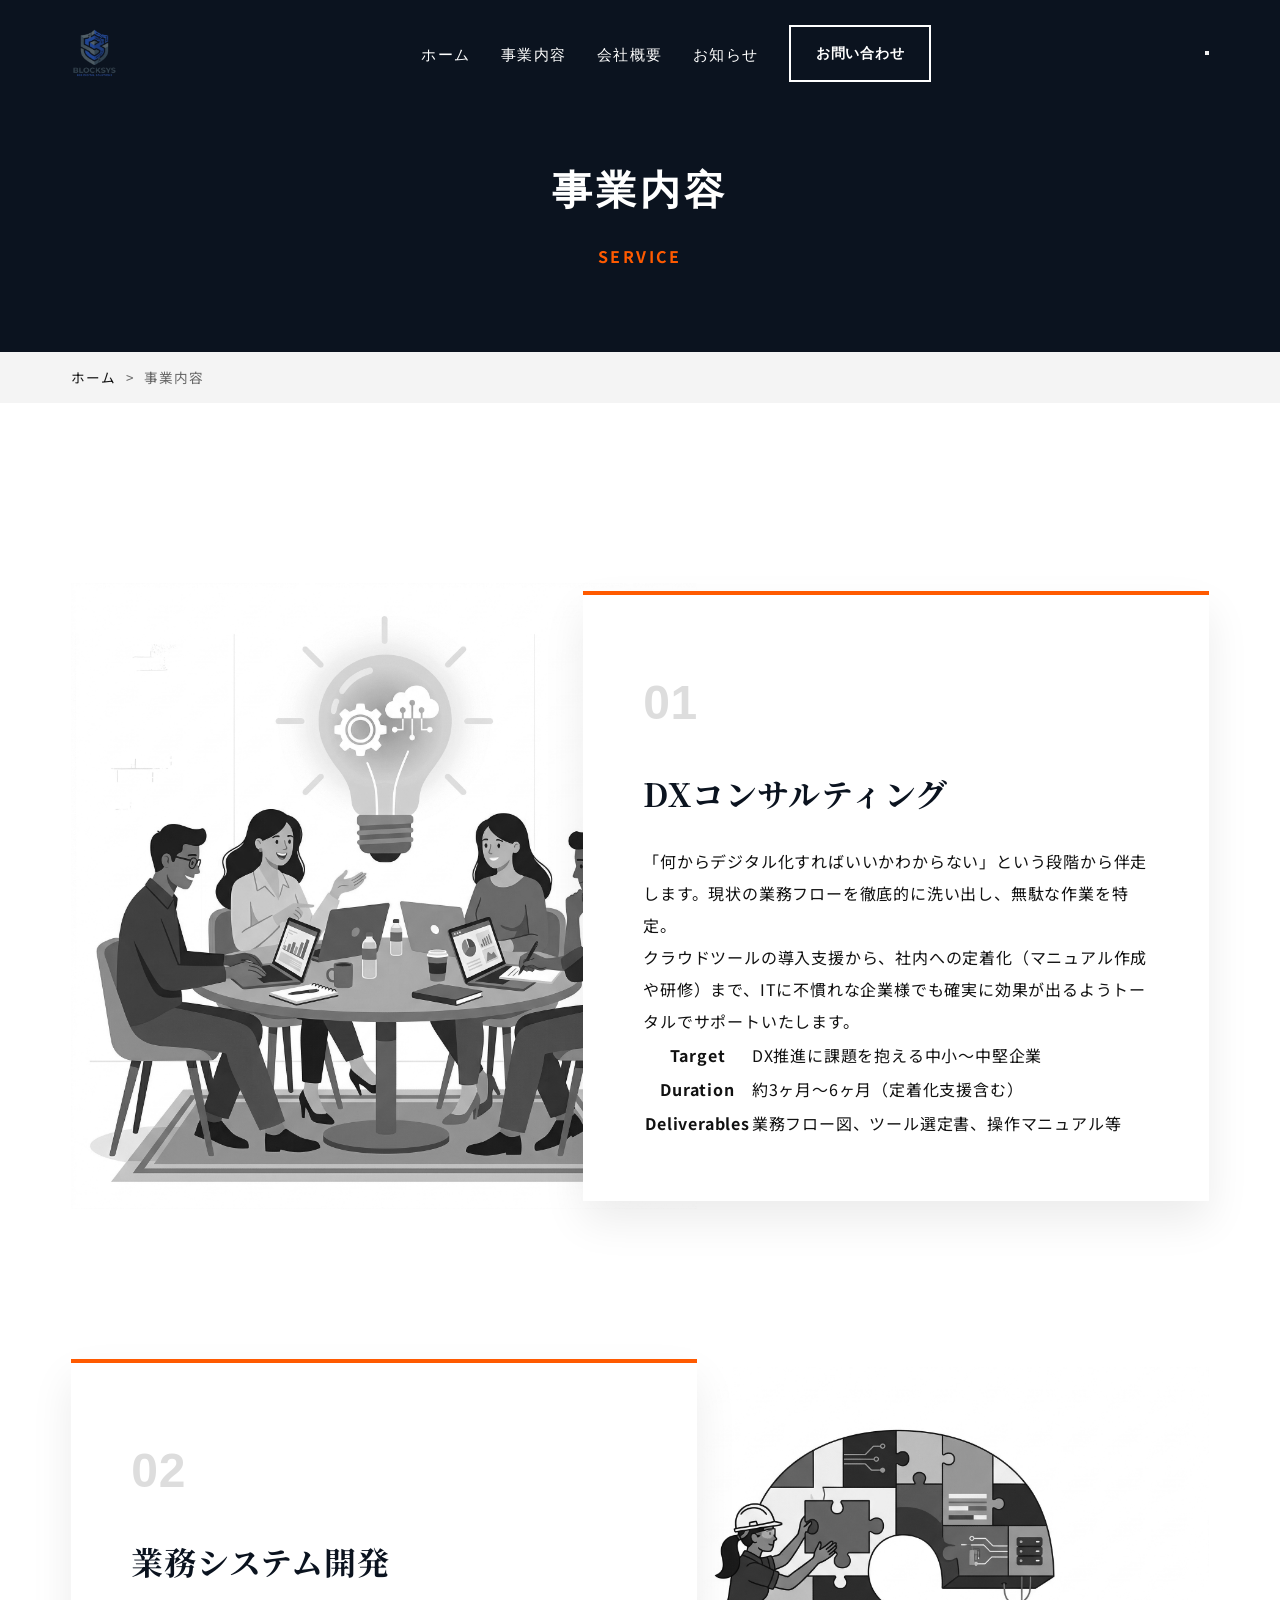
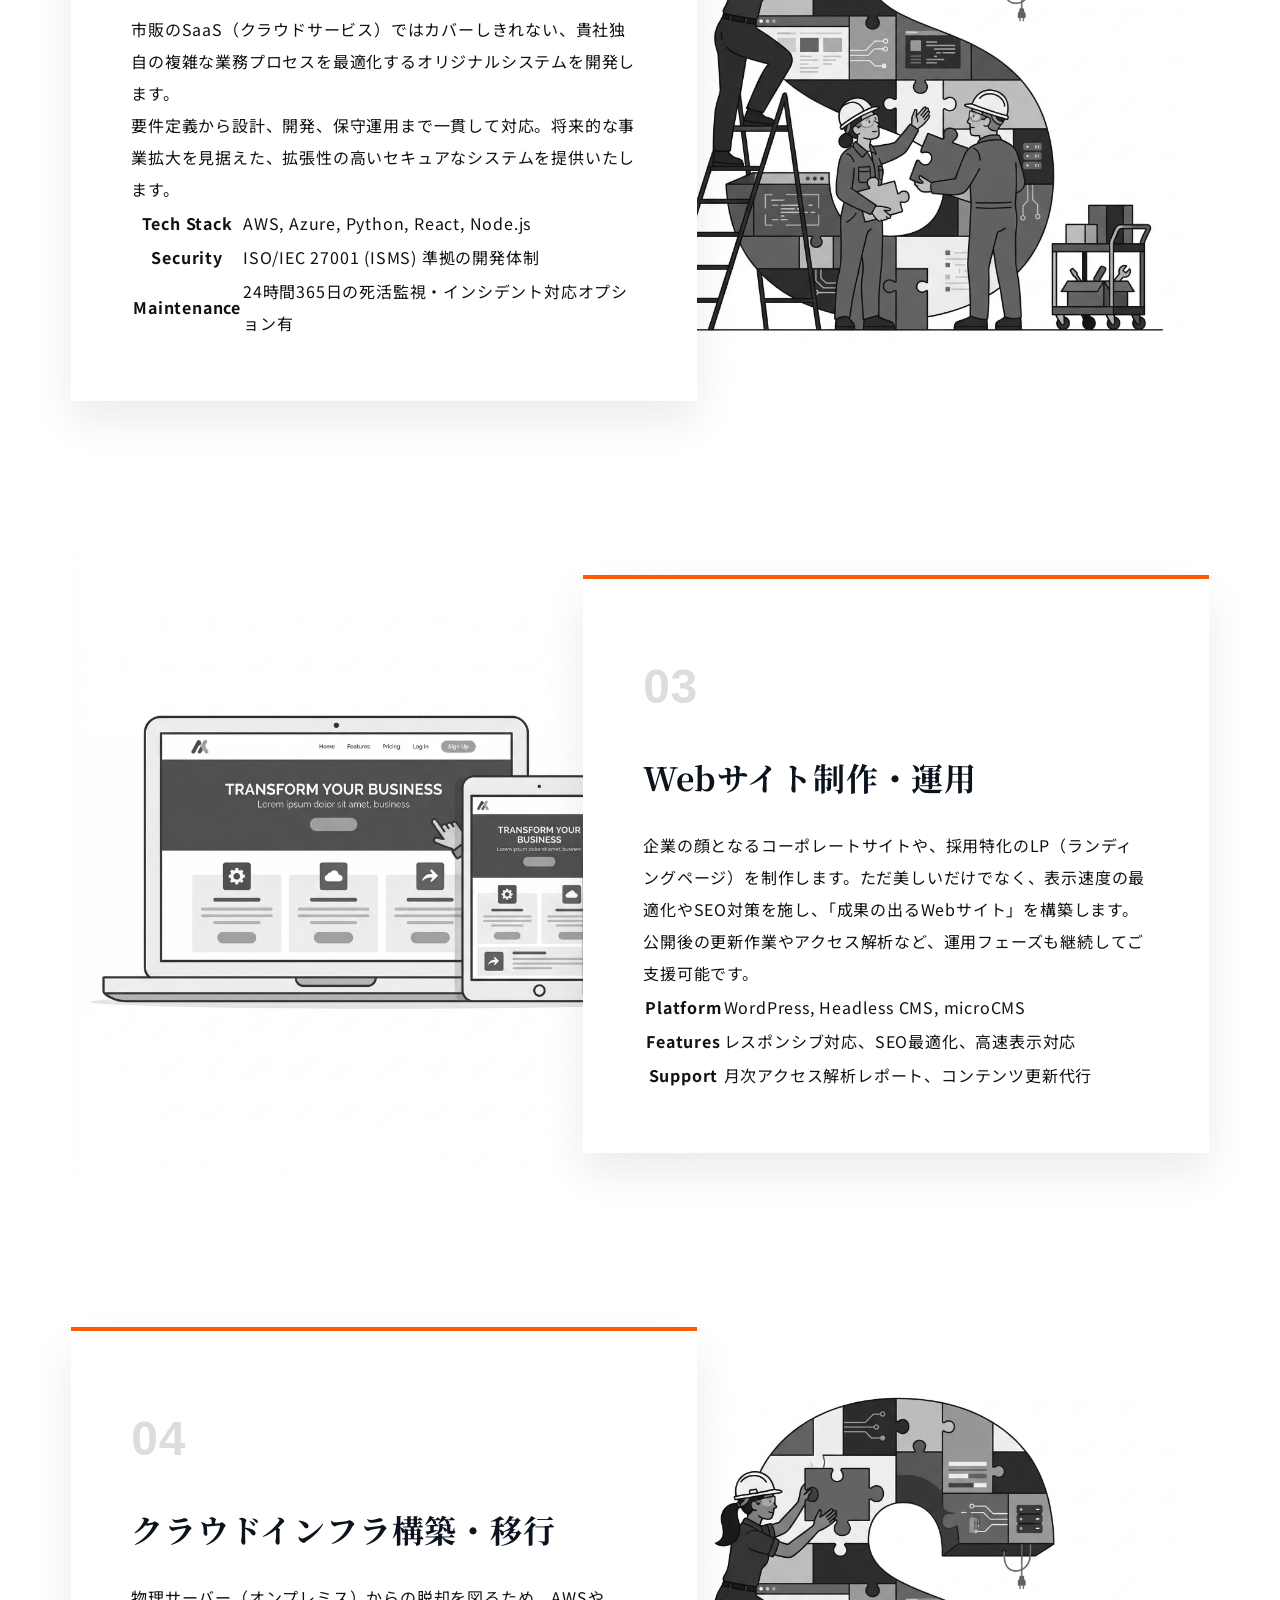
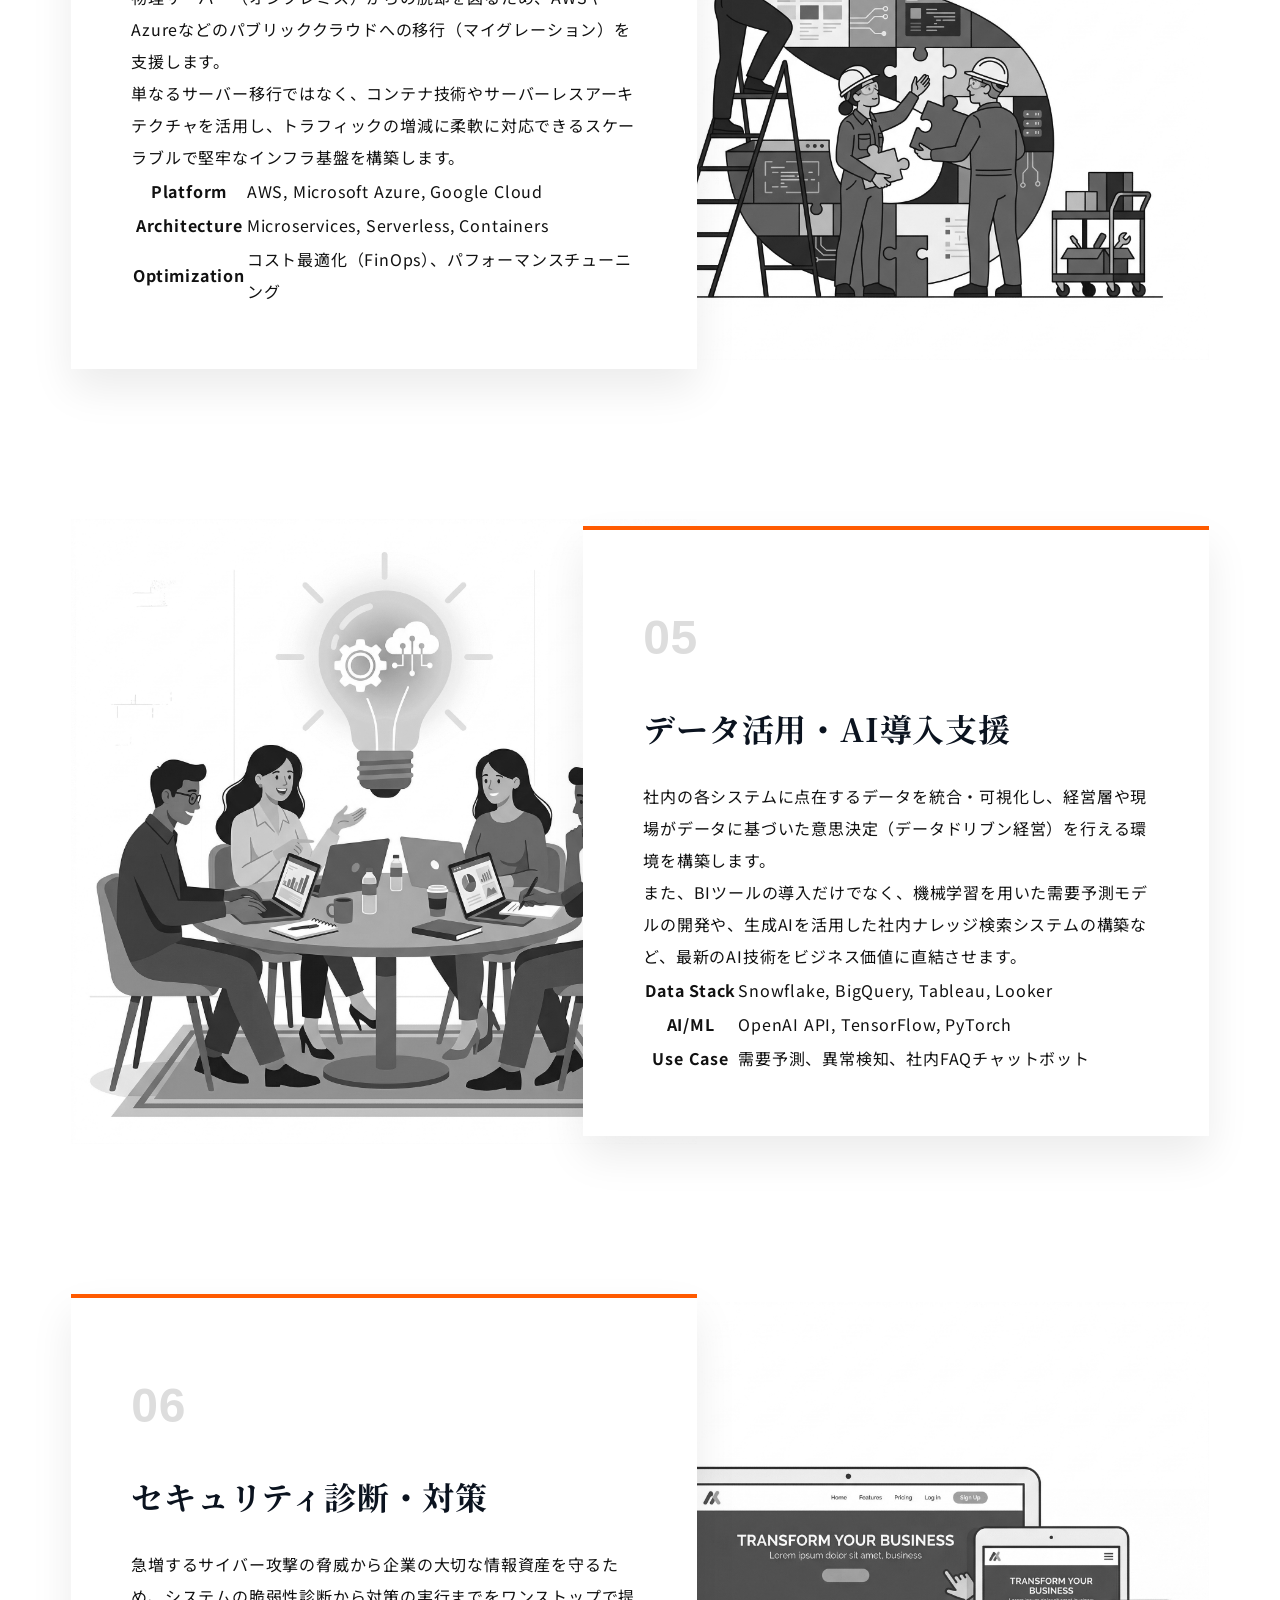
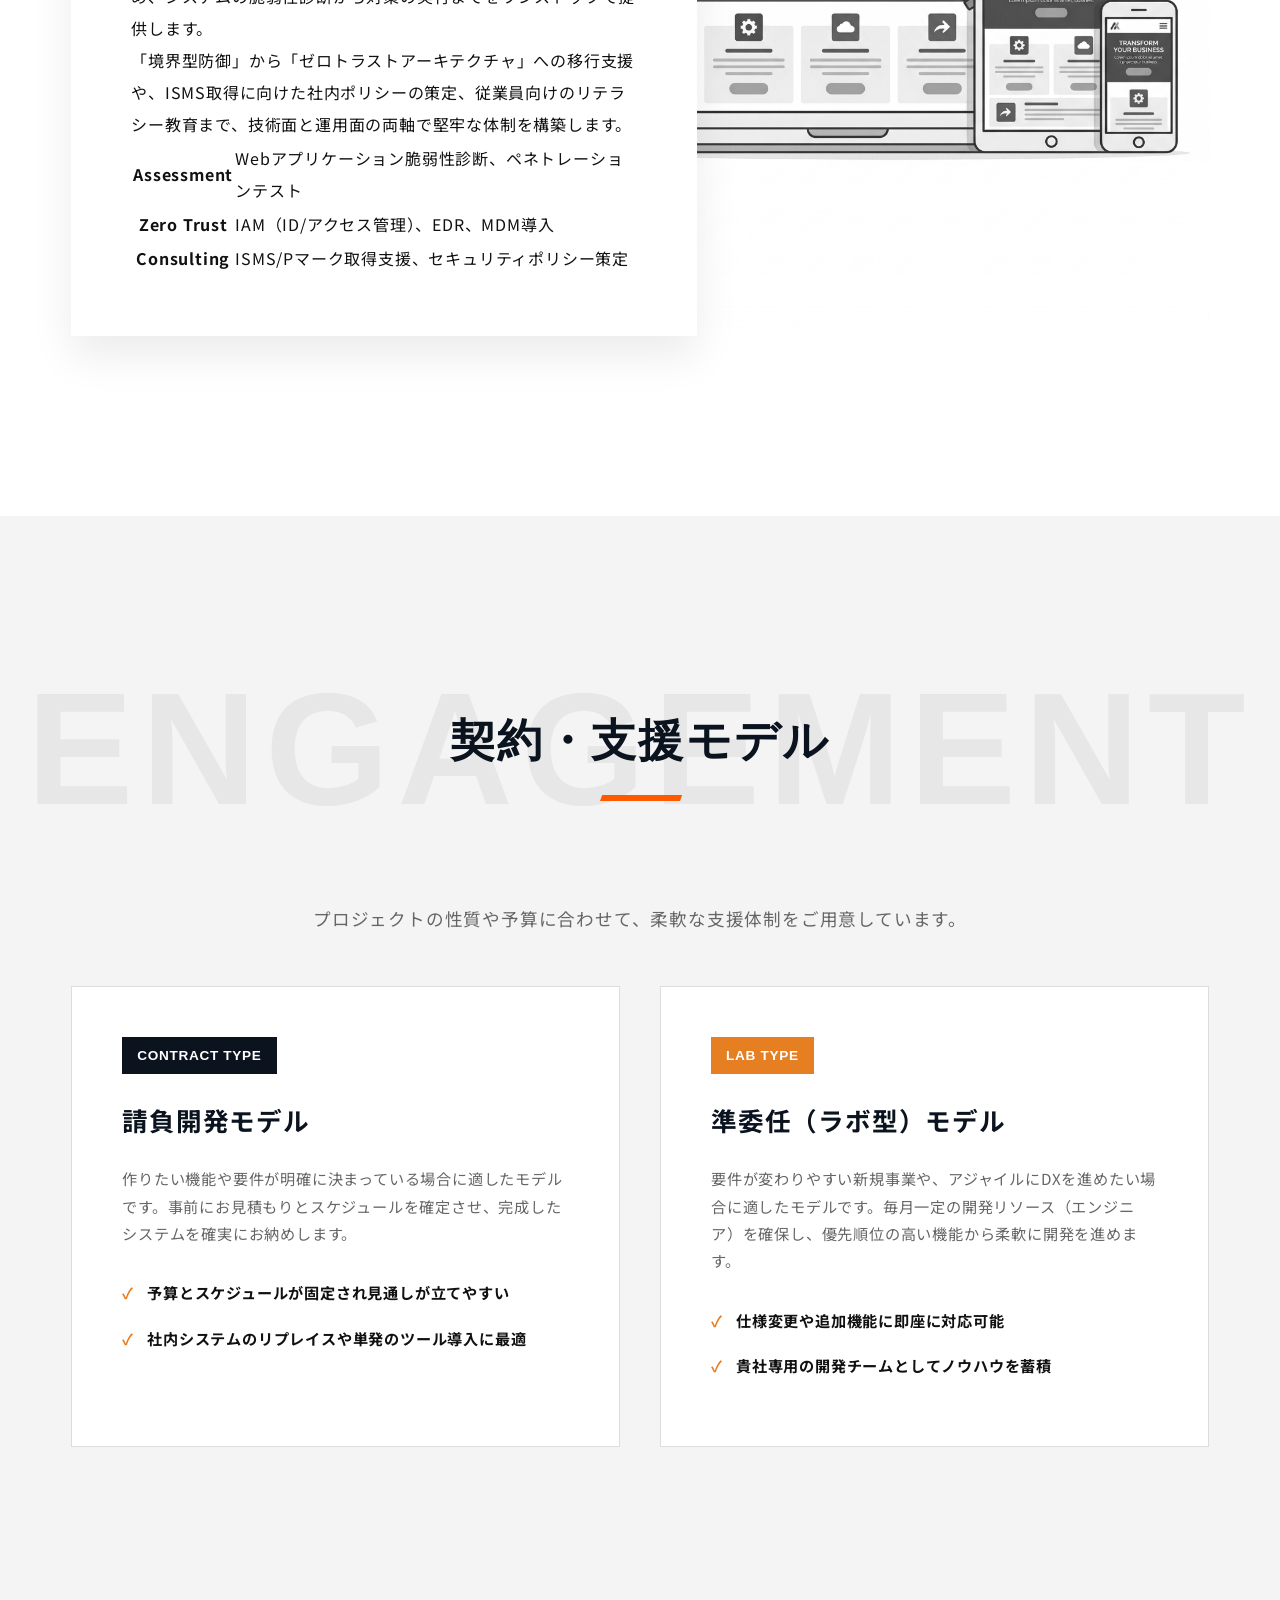
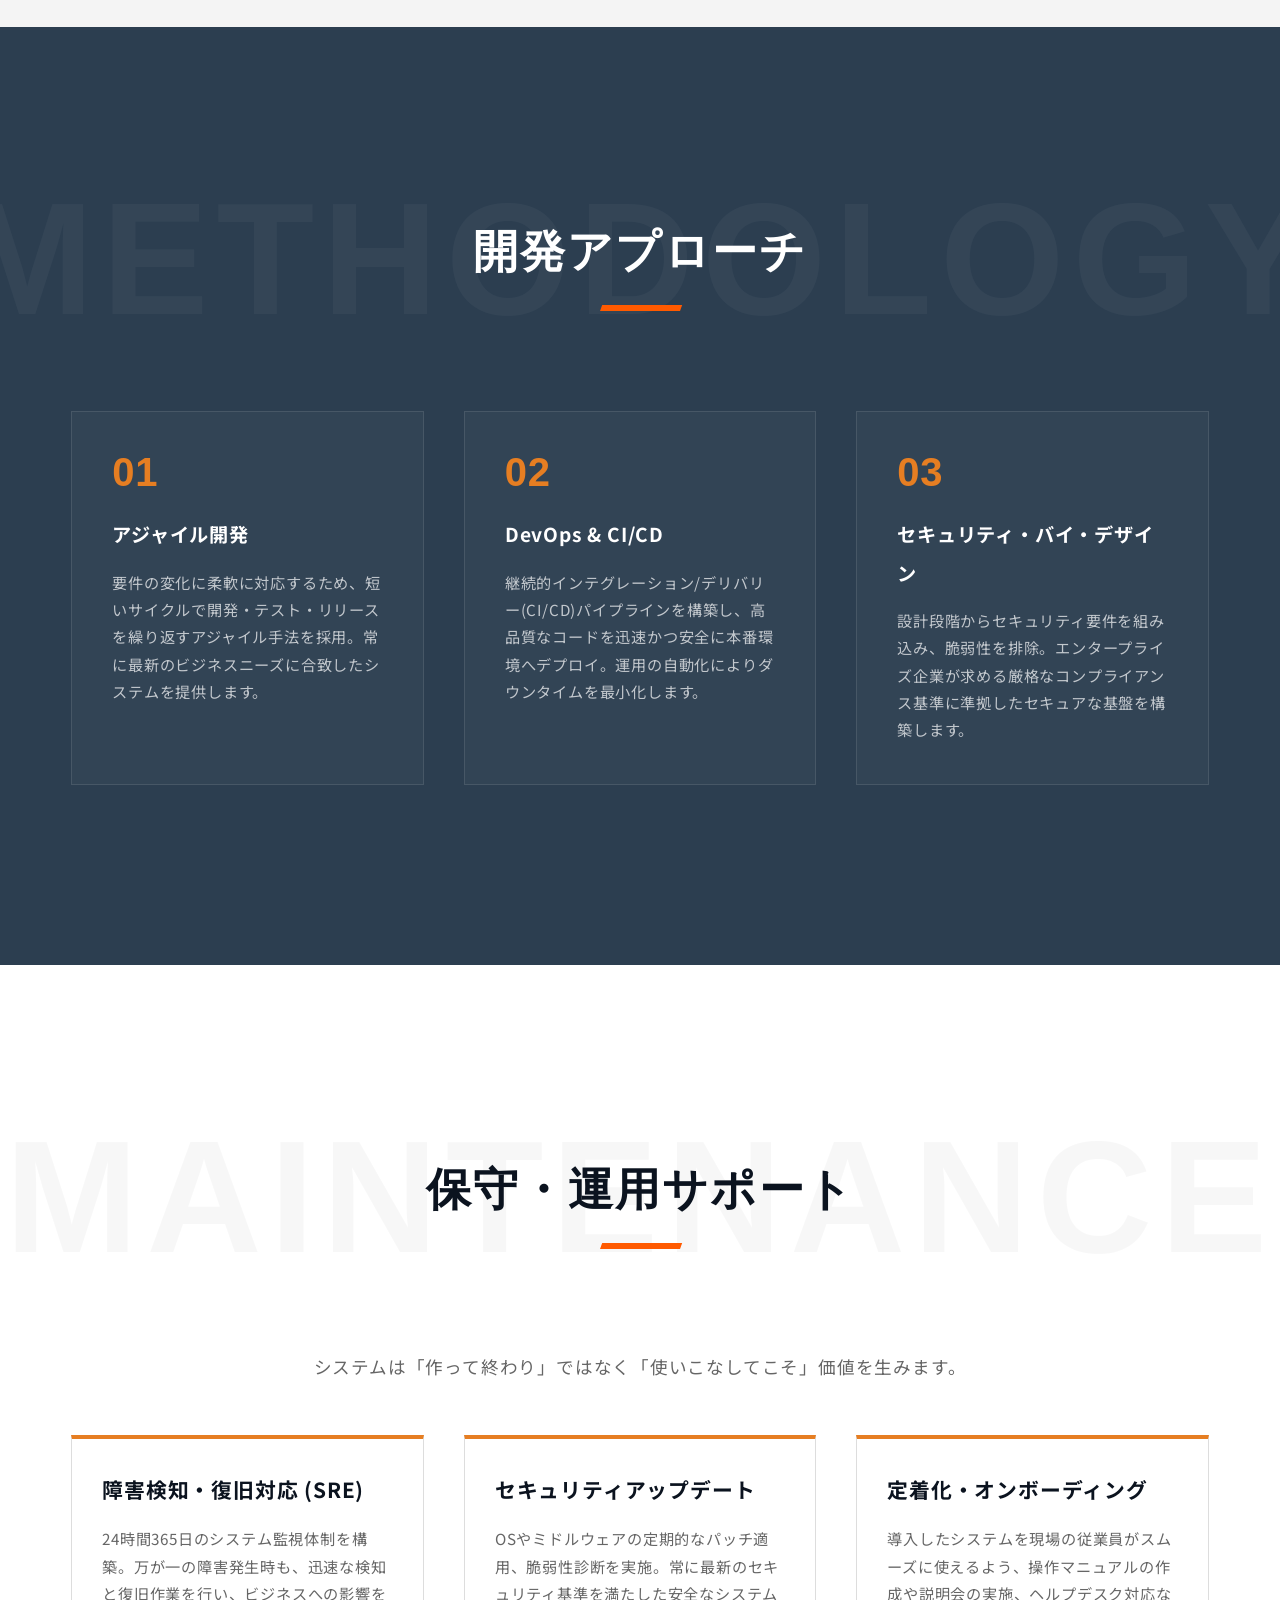
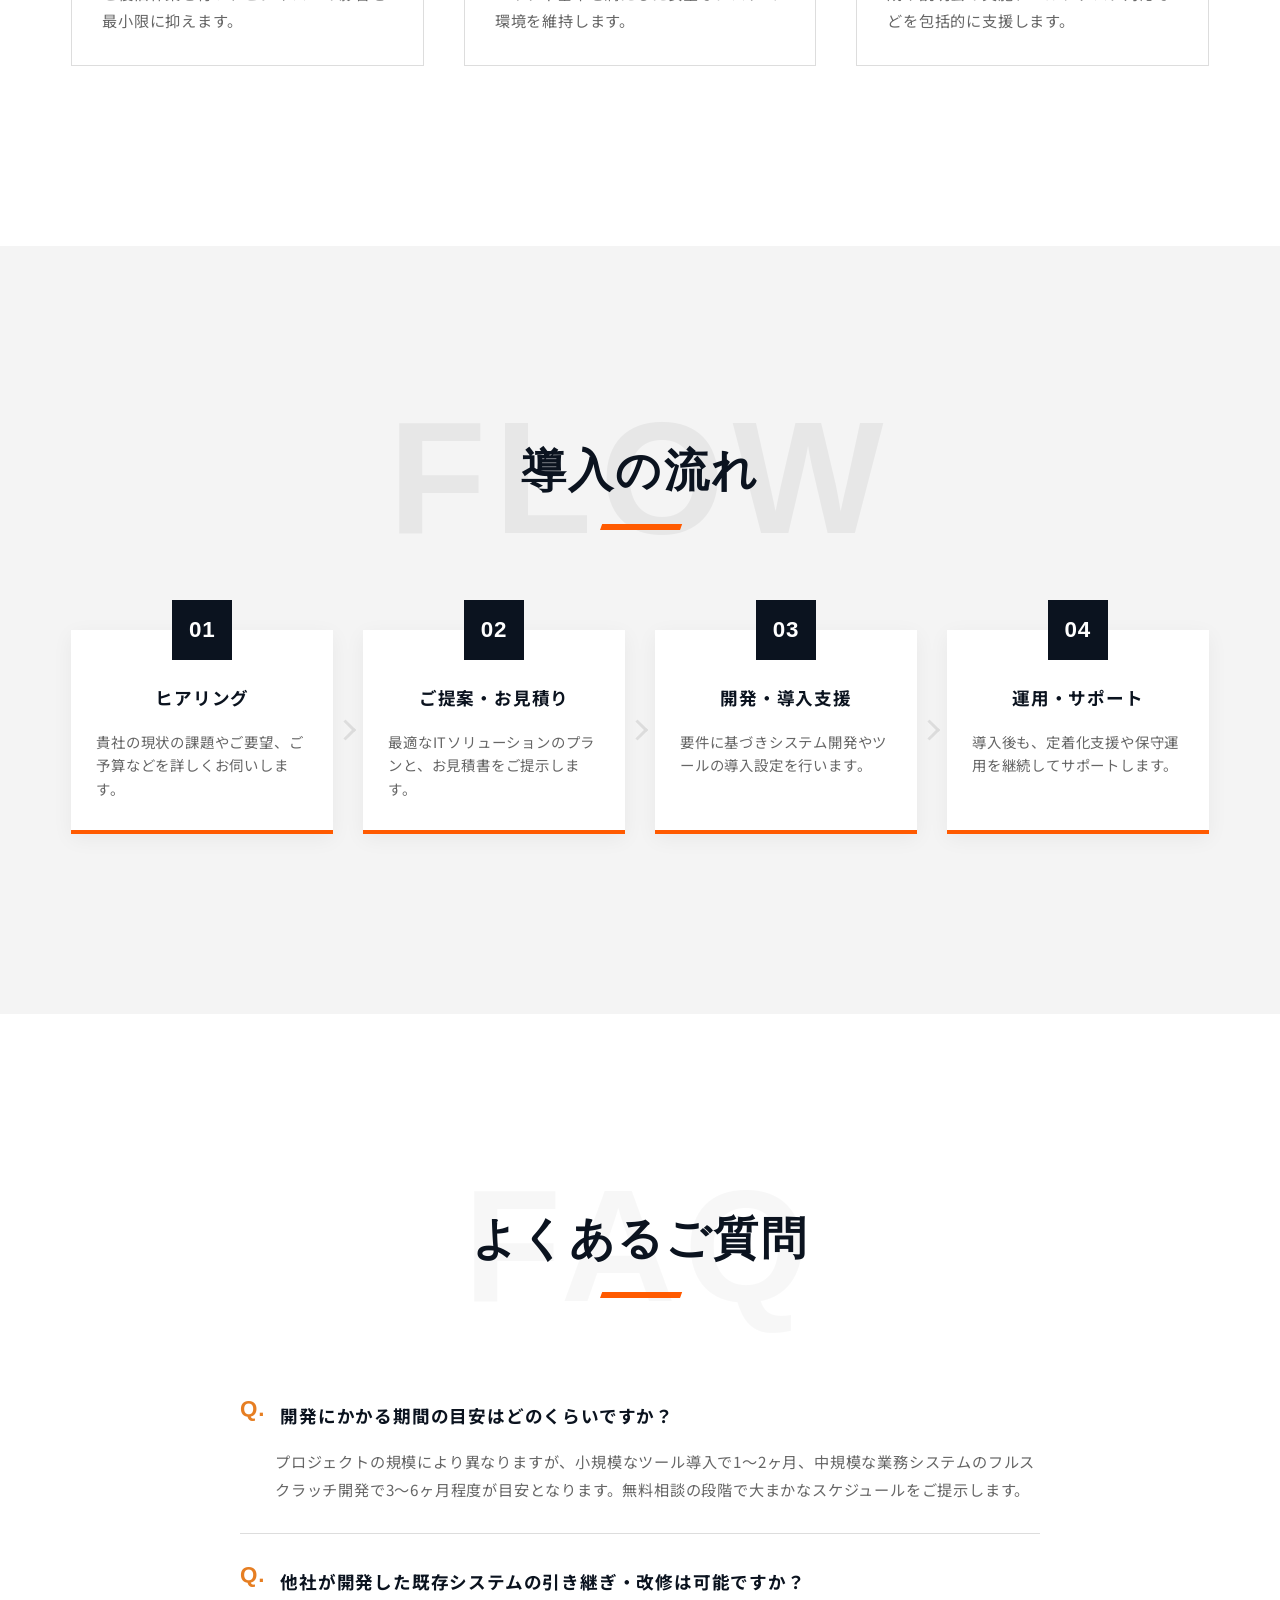
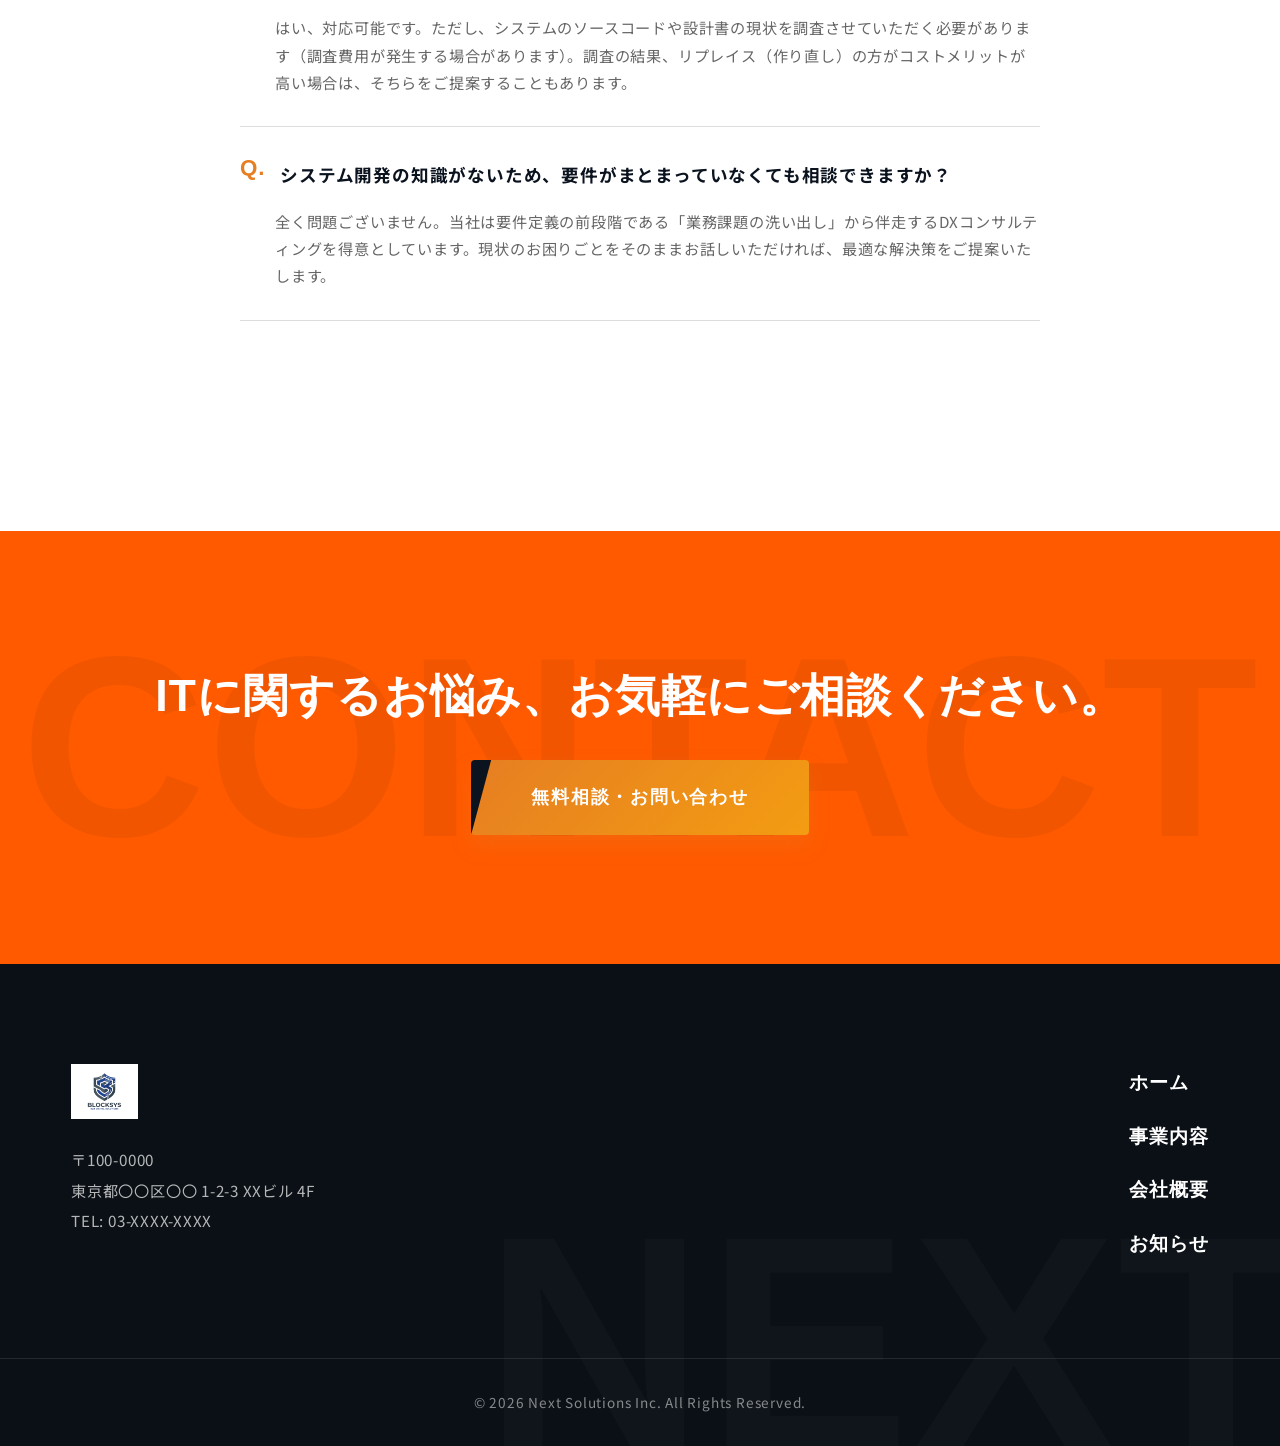
<file: service.html>
<!DOCTYPE html>
<html lang="ja">
<head>
    <meta charset="UTF-8">
    <meta name="viewport" content="width=device-width, initial-scale=1.0">
    <title>事業内容 | 株式会社ネクストソリューションズ</title>
    <link rel="stylesheet" href="style.css">
    <link href="https://fonts.googleapis.com/css2?family=Noto+Sans+JP:wght@400;500;700&family=Noto+Serif+JP:wght@400;700&display=swap" rel="stylesheet">
    <style>
        :root {
            --accent-color: #e67e22; /* ギラつかない落ち着いたオレンジ */
            --accent-gradient: linear-gradient(135deg, #e67e22, #f39c12);
            --bg-dark: #2c3e50; /* オレンジに合うダークトーン */
            --text-main: #333333;
        }
        .fade-in-up {
            opacity: 0;
            transform: translateY(60px) scale(0.95);
            transition: opacity 1s cubic-bezier(0.16, 1, 0.3, 1), transform 1s cubic-bezier(0.16, 1, 0.3, 1);
        }
        .fade-in-up.is-visible {
            opacity: 1;
            transform: translateY(0) scale(1);
        }
        .fade-in-left {
            opacity: 0;
            transform: translateX(-60px) scale(0.95);
            transition: opacity 1s cubic-bezier(0.16, 1, 0.3, 1), transform 1s cubic-bezier(0.16, 1, 0.3, 1);
        }
        .fade-in-left.is-visible {
            opacity: 1;
            transform: translateX(0) scale(1);
        }
        .fade-in-right {
            opacity: 0;
            transform: translateX(60px) scale(0.95);
            transition: opacity 1s cubic-bezier(0.16, 1, 0.3, 1), transform 1s cubic-bezier(0.16, 1, 0.3, 1);
        }
        .fade-in-right.is-visible {
            opacity: 1;
            transform: translateX(0) scale(1);
        }

        /* 大きい画面での左右の余白を調整し、コンテンツ幅を広げる */
        .container {
            max-width: 1440px !important;
            width: 92% !important;
            margin-left: auto !important;
            margin-right: auto !important;
        }

        /* ボタンのモダン化 */
        .btn-primary {
            background: var(--accent-gradient) !important;
            border: none !important;
            color: #fff !important;
            border-radius: 4px !important;
            text-transform: uppercase;
            letter-spacing: 0.1em;
            font-weight: bold;
            box-shadow: 0 10px 20px rgba(230, 126, 34, 0.3);
            transition: transform 0.4s cubic-bezier(0.16, 1, 0.3, 1), box-shadow 0.4s;
        }
        .btn-primary:hover {
            transform: translateY(-2px);
            box-shadow: 0 15px 25px rgba(230, 126, 34, 0.4);
            background: linear-gradient(135deg, #d35400, #e67e22) !important;
        }
    </style>
</head>
<body>

    <!-- ローディング画面 -->
    <div id="loading" class="loading">
        <div class="loading-inner">
            <img src="images/logo.png" alt="Next Solutions" class="loading-logo">
            <div class="spinner"></div>
        </div>
    </div>

    <header class="header">
        <div class="container header-inner">
            <a href="index.html" class="logo"><img src="images/logo.png" alt="Next Solutions"></a>
            <nav class="global-nav">
                <ul>
                    <li><a href="index.html">ホーム</a></li>
                    <li><a href="service.html">事業内容</a></li>
                    <li><a href="company.html">会社概要</a></li>
                    <li><a href="index.html#news">お知らせ</a></li>
                </ul>
                <a href="contact.html" class="btn-contact-header">お問い合わせ</a>
            </nav>
            <button class="menu-toggle">
                <span></span><span></span><span></span>
            </button>
        </div>
    </header>

    <div class="page-header">
        <div class="container">
            <h1 class="page-title fade-in-up">事業内容<span>Service</span></h1>
        </div>
    </div>

    <div class="breadcrumb">
        <div class="container">
            <ul>
                <li><a href="index.html">ホーム</a></li>
                <li>&gt;</li>
                <li>事業内容</li>
            </ul>
        </div>
    </div>

    <section class="service-detail section-padding">
        <div class="container">
            
            <div class="service-row hover-target fade-in-up">
                <div class="service-row-image" style="overflow: hidden;">
                    <img src="images/image_2.jpg" alt="DXコンサルティング" class="img-grayscale">
                </div>
                <div class="service-row-text">
                    <span class="service-num">01</span>
                    <h2 class="service-title">DXコンサルティング</h2>
                    <p>「何からデジタル化すればいいかわからない」という段階から伴走します。現状の業務フローを徹底的に洗い出し、無駄な作業を特定。<br>クラウドツールの導入支援から、社内への定着化（マニュアル作成や研修）まで、ITに不慣れな企業様でも確実に効果が出るようトータルでサポートいたします。</p>
                    <table class="spec-table">
                        <tbody>
                            <tr>
                                <th>Target</th>
                                <td>DX推進に課題を抱える中小〜中堅企業</td>
                            </tr>
                            <tr>
                                <th>Duration</th>
                                <td>約3ヶ月〜6ヶ月（定着化支援含む）</td>
                            </tr>
                            <tr>
                                <th>Deliverables</th>
                                <td>業務フロー図、ツール選定書、操作マニュアル等</td>
                            </tr>
                        </tbody>
                    </table>
                </div>
            </div>

            <div class="service-row reverse hover-target fade-in-up">
                <div class="service-row-image" style="overflow: hidden;">
                    <img src="images/image_3.jpg" alt="システム開発" class="img-grayscale">
                </div>
                <div class="service-row-text">
                    <span class="service-num">02</span>
                    <h2 class="service-title">業務システム開発</h2>
                    <p>市販のSaaS（クラウドサービス）ではカバーしきれない、貴社独自の複雑な業務プロセスを最適化するオリジナルシステムを開発します。<br>要件定義から設計、開発、保守運用まで一貫して対応。将来的な事業拡大を見据えた、拡張性の高いセキュアなシステムを提供いたします。</p>
                    <table class="spec-table">
                        <tbody>
                            <tr>
                                <th>Tech Stack</th>
                                <td>AWS, Azure, Python, React, Node.js</td>
                            </tr>
                            <tr>
                                <th>Security</th>
                                <td>ISO/IEC 27001 (ISMS) 準拠の開発体制</td>
                            </tr>
                            <tr>
                                <th>Maintenance</th>
                                <td>24時間365日の死活監視・インシデント対応オプション有</td>
                            </tr>
                        </tbody>
                    </table>
                </div>
            </div>

            <div class="service-row hover-target fade-in-up">
                <div class="service-row-image" style="overflow: hidden;">
                    <img src="images/image_4.jpg" alt="Webサイト制作" class="img-grayscale">
                </div>
                <div class="service-row-text">
                    <span class="service-num">03</span>
                    <h2 class="service-title">Webサイト制作・運用</h2>
                    <p>企業の顔となるコーポレートサイトや、採用特化のLP（ランディングページ）を制作します。ただ美しいだけでなく、表示速度の最適化やSEO対策を施し、「成果の出るWebサイト」を構築します。<br>公開後の更新作業やアクセス解析など、運用フェーズも継続してご支援可能です。</p>
                    <table class="spec-table">
                        <tbody>
                            <tr>
                                <th>Platform</th>
                                <td>WordPress, Headless CMS, microCMS</td>
                            </tr>
                            <tr>
                                <th>Features</th>
                                <td>レスポンシブ対応、SEO最適化、高速表示対応</td>
                            </tr>
                            <tr>
                                <th>Support</th>
                                <td>月次アクセス解析レポート、コンテンツ更新代行</td>
                            </tr>
                        </tbody>
                    </table>
                </div>
            </div>

            <div class="service-row reverse hover-target fade-in-up">
                <div class="service-row-image" style="overflow: hidden;">
                    <img src="images/image_3.jpg" alt="クラウドインフラ構築" class="img-grayscale">
                </div>
                <div class="service-row-text">
                    <span class="service-num">04</span>
                    <h2 class="service-title">クラウドインフラ構築・移行</h2>
                    <p>物理サーバー（オンプレミス）からの脱却を図るため、AWSやAzureなどのパブリッククラウドへの移行（マイグレーション）を支援します。<br>単なるサーバー移行ではなく、コンテナ技術やサーバーレスアーキテクチャを活用し、トラフィックの増減に柔軟に対応できるスケーラブルで堅牢なインフラ基盤を構築します。</p>
                    <table class="spec-table">
                        <tbody>
                            <tr>
                                <th>Platform</th>
                                <td>AWS, Microsoft Azure, Google Cloud</td>
                            </tr>
                            <tr>
                                <th>Architecture</th>
                                <td>Microservices, Serverless, Containers</td>
                            </tr>
                            <tr>
                                <th>Optimization</th>
                                <td>コスト最適化（FinOps）、パフォーマンスチューニング</td>
                            </tr>
                        </tbody>
                    </table>
                </div>
            </div>

            <div class="service-row hover-target fade-in-up">
                <div class="service-row-image" style="overflow: hidden;">
                    <img src="images/image_2.jpg" alt="データ活用・AI導入" class="img-grayscale">
                </div>
                <div class="service-row-text">
                    <span class="service-num">05</span>
                    <h2 class="service-title">データ活用・AI導入支援</h2>
                    <p>社内の各システムに点在するデータを統合・可視化し、経営層や現場がデータに基づいた意思決定（データドリブン経営）を行える環境を構築します。<br>また、BIツールの導入だけでなく、機械学習を用いた需要予測モデルの開発や、生成AIを活用した社内ナレッジ検索システムの構築など、最新のAI技術をビジネス価値に直結させます。</p>
                    <table class="spec-table">
                        <tbody>
                            <tr>
                                <th>Data Stack</th>
                                <td>Snowflake, BigQuery, Tableau, Looker</td>
                            </tr>
                            <tr>
                                <th>AI/ML</th>
                                <td>OpenAI API, TensorFlow, PyTorch</td>
                            </tr>
                            <tr>
                                <th>Use Case</th>
                                <td>需要予測、異常検知、社内FAQチャットボット</td>
                            </tr>
                        </tbody>
                    </table>
                </div>
            </div>

            <div class="service-row reverse hover-target fade-in-up">
                <div class="service-row-image" style="overflow: hidden;">
                    <img src="images/image_4.jpg" alt="セキュリティ対策" class="img-grayscale">
                </div>
                <div class="service-row-text">
                    <span class="service-num">06</span>
                    <h2 class="service-title">セキュリティ診断・対策</h2>
                    <p>急増するサイバー攻撃の脅威から企業の大切な情報資産を守るため、システムの脆弱性診断から対策の実行までをワンストップで提供します。<br>「境界型防御」から「ゼロトラストアーキテクチャ」への移行支援や、ISMS取得に向けた社内ポリシーの策定、従業員向けのリテラシー教育まで、技術面と運用面の両軸で堅牢な体制を構築します。</p>
                    <table class="spec-table">
                        <tbody>
                            <tr>
                                <th>Assessment</th>
                                <td>Webアプリケーション脆弱性診断、ペネトレーションテスト</td>
                            </tr>
                            <tr>
                                <th>Zero Trust</th>
                                <td>IAM（ID/アクセス管理）、EDR、MDM導入</td>
                            </tr>
                            <tr>
                                <th>Consulting</th>
                                <td>ISMS/Pマーク取得支援、セキュリティポリシー策定</td>
                            </tr>
                        </tbody>
                    </table>
                </div>
            </div>

        </div>
    </section>

    <section class="engagement section-padding bg-light">
        <div class="container">
            <h2 class="section-title text-center fade-in-up">契約・支援モデル<span>Engagement</span></h2>
            <p class="text-center mb-40 fade-in-up" style="color: var(--color-text-light); font-size: 1.1rem;">プロジェクトの性質や予算に合わせて、柔軟な支援体制をご用意しています。</p>
            <div style="display: grid; grid-template-columns: repeat(auto-fit, minmax(400px, 1fr)); gap: 40px; margin-top: 50px;">
                <div class="fade-in-up" style="background: #fff; border: 1px solid var(--color-border); padding: 50px;">
                    <span style="display: inline-block; background: var(--color-primary); color: #fff; font-family: var(--font-en); font-weight: 700; padding: 5px 15px; margin-bottom: 20px; font-size: 0.85rem; letter-spacing: 0.05em;">CONTRACT TYPE</span>
                    <h3 style="font-size: 1.6rem; font-weight: 700; margin-bottom: 20px; color: var(--color-primary);">請負開発モデル</h3>
                    <p style="font-size: 0.95rem; color: var(--color-text-light); line-height: 1.8; margin-bottom: 30px;">作りたい機能や要件が明確に決まっている場合に適したモデルです。事前にお見積もりとスケジュールを確定させ、完成したシステムを確実にお納めします。</p>
                    <ul style="list-style: none; padding: 0; margin: 0;">
                        <li style="position: relative; padding-left: 25px; margin-bottom: 15px; font-size: 0.95rem; font-weight: 700;"><span style="position: absolute; left: 0; color: var(--accent-color);">✓</span>予算とスケジュールが固定され見通しが立てやすい</li>
                        <li style="position: relative; padding-left: 25px; margin-bottom: 15px; font-size: 0.95rem; font-weight: 700;"><span style="position: absolute; left: 0; color: var(--accent-color);">✓</span>社内システムのリプレイスや単発のツール導入に最適</li>
                    </ul>
                </div>
                <div class="fade-in-up" style="background: #fff; border: 1px solid var(--color-border); padding: 50px; transition-delay: 0.2s;">
                    <span style="display: inline-block; background: var(--accent-color); color: #fff; font-family: var(--font-en); font-weight: 700; padding: 5px 15px; margin-bottom: 20px; font-size: 0.85rem; letter-spacing: 0.05em;">LAB TYPE</span>
                    <h3 style="font-size: 1.6rem; font-weight: 700; margin-bottom: 20px; color: var(--color-primary);">準委任（ラボ型）モデル</h3>
                    <p style="font-size: 0.95rem; color: var(--color-text-light); line-height: 1.8; margin-bottom: 30px;">要件が変わりやすい新規事業や、アジャイルにDXを進めたい場合に適したモデルです。毎月一定の開発リソース（エンジニア）を確保し、優先順位の高い機能から柔軟に開発を進めます。</p>
                    <ul style="list-style: none; padding: 0; margin: 0;">
                        <li style="position: relative; padding-left: 25px; margin-bottom: 15px; font-size: 0.95rem; font-weight: 700;"><span style="position: absolute; left: 0; color: var(--accent-color);">✓</span>仕様変更や追加機能に即座に対応可能</li>
                        <li style="position: relative; padding-left: 25px; margin-bottom: 15px; font-size: 0.95rem; font-weight: 700;"><span style="position: absolute; left: 0; color: var(--accent-color);">✓</span>貴社専用の開発チームとしてノウハウを蓄積</li>
                    </ul>
                </div>
            </div>
        </div>
    </section>

    <section class="methodology section-padding" style="background-color: var(--bg-dark);">
        <div class="container">
            <h2 class="section-title text-center fade-in-up" style="color: #fff;">開発アプローチ<span style="color: rgba(255,255,255,0.04);">Methodology</span></h2>
            <div style="display: grid; grid-template-columns: repeat(auto-fit, minmax(300px, 1fr)); gap: 40px; margin-top: 60px;">
                <div class="fade-in-up" style="background: rgba(255,255,255,0.03); border: 1px solid rgba(255,255,255,0.1); padding: 40px;">
                    <span style="color: var(--accent-color); font-family: var(--font-en); font-size: 2.5rem; font-weight: 900; line-height: 1;">01</span>
                    <h3 style="color: #fff; margin: 20px 0 15px; font-size: 1.2rem;">アジャイル開発</h3>
                    <p style="color: rgba(255,255,255,0.7); font-size: 0.95rem; line-height: 1.8;">要件の変化に柔軟に対応するため、短いサイクルで開発・テスト・リリースを繰り返すアジャイル手法を採用。常に最新のビジネスニーズに合致したシステムを提供します。</p>
                </div>
                <div class="fade-in-up" style="background: rgba(255,255,255,0.03); border: 1px solid rgba(255,255,255,0.1); padding: 40px; transition-delay: 0.2s;">
                    <span style="color: var(--accent-color); font-family: var(--font-en); font-size: 2.5rem; font-weight: 900; line-height: 1;">02</span>
                    <h3 style="color: #fff; margin: 20px 0 15px; font-size: 1.2rem;">DevOps & CI/CD</h3>
                    <p style="color: rgba(255,255,255,0.7); font-size: 0.95rem; line-height: 1.8;">継続的インテグレーション/デリバリー(CI/CD)パイプラインを構築し、高品質なコードを迅速かつ安全に本番環境へデプロイ。運用の自動化によりダウンタイムを最小化します。</p>
                </div>
                <div class="fade-in-up" style="background: rgba(255,255,255,0.03); border: 1px solid rgba(255,255,255,0.1); padding: 40px; transition-delay: 0.4s;">
                    <span style="color: var(--accent-color); font-family: var(--font-en); font-size: 2.5rem; font-weight: 900; line-height: 1;">03</span>
                    <h3 style="color: #fff; margin: 20px 0 15px; font-size: 1.2rem;">セキュリティ・バイ・デザイン</h3>
                    <p style="color: rgba(255,255,255,0.7); font-size: 0.95rem; line-height: 1.8;">設計段階からセキュリティ要件を組み込み、脆弱性を排除。エンタープライズ企業が求める厳格なコンプライアンス基準に準拠したセキュアな基盤を構築します。</p>
                </div>
            </div>
        </div>
    </section>

    <section class="maintenance section-padding">
        <div class="container">
            <h2 class="section-title text-center fade-in-up">保守・運用サポート<span>Maintenance</span></h2>
            <p class="text-center mb-40 fade-in-up" style="color: var(--color-text-light); font-size: 1.1rem;">システムは「作って終わり」ではなく「使いこなしてこそ」価値を生みます。</p>
            <div style="display: grid; grid-template-columns: repeat(auto-fit, minmax(300px, 1fr)); gap: 40px; margin-top: 50px;">
                <div class="fade-in-up" style="border-top: 4px solid var(--accent-color); padding: 30px; background: #fff; border-left: 1px solid var(--color-border); border-right: 1px solid var(--color-border); border-bottom: 1px solid var(--color-border);">
                    <h3 style="color: var(--color-primary); font-size: 1.3rem; margin-bottom: 15px; font-weight: 700;">障害検知・復旧対応 (SRE)</h3>
                    <p style="color: var(--color-text-light); font-size: 0.95rem; line-height: 1.8;">24時間365日のシステム監視体制を構築。万が一の障害発生時も、迅速な検知と復旧作業を行い、ビジネスへの影響を最小限に抑えます。</p>
                </div>
                <div class="fade-in-up" style="border-top: 4px solid var(--accent-color); padding: 30px; background: #fff; border-left: 1px solid var(--color-border); border-right: 1px solid var(--color-border); border-bottom: 1px solid var(--color-border); transition-delay: 0.2s;">
                    <h3 style="color: var(--color-primary); font-size: 1.3rem; margin-bottom: 15px; font-weight: 700;">セキュリティアップデート</h3>
                    <p style="color: var(--color-text-light); font-size: 0.95rem; line-height: 1.8;">OSやミドルウェアの定期的なパッチ適用、脆弱性診断を実施。常に最新のセキュリティ基準を満たした安全なシステム環境を維持します。</p>
                </div>
                <div class="fade-in-up" style="border-top: 4px solid var(--accent-color); padding: 30px; background: #fff; border-left: 1px solid var(--color-border); border-right: 1px solid var(--color-border); border-bottom: 1px solid var(--color-border); transition-delay: 0.4s;">
                    <h3 style="color: var(--color-primary); font-size: 1.3rem; margin-bottom: 15px; font-weight: 700;">定着化・オンボーディング</h3>
                    <p style="color: var(--color-text-light); font-size: 0.95rem; line-height: 1.8;">導入したシステムを現場の従業員がスムーズに使えるよう、操作マニュアルの作成や説明会の実施、ヘルプデスク対応などを包括的に支援します。</p>
                </div>
            </div>
        </div>
    </section>

    <section class="flow section-padding bg-light">
        <div class="container">
            <h2 class="section-title text-center fade-in-up">導入の流れ<span>Flow</span></h2>
            <div class="flow-list">
                <div class="flow-item fade-in-up">
                    <span class="flow-num">01</span>
                    <h3>ヒアリング</h3>
                    <p>貴社の現状の課題やご要望、ご予算などを詳しくお伺いします。</p>
                </div>
                <div class="flow-item fade-in-up" style="transition-delay: 0.2s;">
                    <span class="flow-num">02</span>
                    <h3>ご提案・お見積り</h3>
                    <p>最適なITソリューションのプランと、お見積書をご提示します。</p>
                </div>
                <div class="flow-item fade-in-up" style="transition-delay: 0.4s;">
                    <span class="flow-num">03</span>
                    <h3>開発・導入支援</h3>
                    <p>要件に基づきシステム開発やツールの導入設定を行います。</p>
                </div>
                <div class="flow-item fade-in-up" style="transition-delay: 0.6s;">
                    <span class="flow-num">04</span>
                    <h3>運用・サポート</h3>
                    <p>導入後も、定着化支援や保守運用を継続してサポートします。</p>
                </div>
            </div>
        </div>
    </section>

    <section class="service-faq section-padding">
        <div class="container">
            <h2 class="section-title text-center fade-in-up">よくあるご質問<span>FAQ</span></h2>
            <div style="max-width: 800px; margin: 50px auto 0;">
                <div class="fade-in-up" style="border-bottom: 1px solid var(--color-border); padding-bottom: 30px; margin-bottom: 30px;">
                    <h3 style="font-size: 1.1rem; font-weight: 700; color: var(--color-primary); margin-bottom: 15px; display: flex; align-items: flex-start;"><span style="color: var(--accent-color); font-family: var(--font-en); font-size: 1.4rem; margin-right: 15px; line-height: 1;">Q.</span> 開発にかかる期間の目安はどのくらいですか？</h3>
                    <p style="font-size: 0.95rem; color: var(--color-text-light); line-height: 1.8; padding-left: 35px;">プロジェクトの規模により異なりますが、小規模なツール導入で1〜2ヶ月、中規模な業務システムのフルスクラッチ開発で3〜6ヶ月程度が目安となります。無料相談の段階で大まかなスケジュールをご提示します。</p>
                </div>
                <div class="fade-in-up" style="border-bottom: 1px solid var(--color-border); padding-bottom: 30px; margin-bottom: 30px;">
                    <h3 style="font-size: 1.1rem; font-weight: 700; color: var(--color-primary); margin-bottom: 15px; display: flex; align-items: flex-start;"><span style="color: var(--accent-color); font-family: var(--font-en); font-size: 1.4rem; margin-right: 15px; line-height: 1;">Q.</span> 他社が開発した既存システムの引き継ぎ・改修は可能ですか？</h3>
                    <p style="font-size: 0.95rem; color: var(--color-text-light); line-height: 1.8; padding-left: 35px;">はい、対応可能です。ただし、システムのソースコードや設計書の現状を調査させていただく必要があります（調査費用が発生する場合があります）。調査の結果、リプレイス（作り直し）の方がコストメリットが高い場合は、そちらをご提案することもあります。</p>
                </div>
                <div class="fade-in-up" style="border-bottom: 1px solid var(--color-border); padding-bottom: 30px; margin-bottom: 30px;">
                    <h3 style="font-size: 1.1rem; font-weight: 700; color: var(--color-primary); margin-bottom: 15px; display: flex; align-items: flex-start;"><span style="color: var(--accent-color); font-family: var(--font-en); font-size: 1.4rem; margin-right: 15px; line-height: 1;">Q.</span> システム開発の知識がないため、要件がまとまっていなくても相談できますか？</h3>
                    <p style="font-size: 0.95rem; color: var(--color-text-light); line-height: 1.8; padding-left: 35px;">全く問題ございません。当社は要件定義の前段階である「業務課題の洗い出し」から伴走するDXコンサルティングを得意としています。現状のお困りごとをそのままお話しいただければ、最適な解決策をご提案いたします。</p>
                </div>
            </div>
        </div>
    </section>

    <section class="contact-cta">
        <div class="container text-center fade-in-up">
            <h2>ITに関するお悩み、お気軽にご相談ください。</h2>
            <a href="contact.html" class="btn-primary btn-large mt-20">無料相談・お問い合わせ</a>
        </div>
    </section>

    <footer class="footer">
        <div class="container footer-inner">
            <div class="footer-info">
                <div class="footer-logo"><img src="images/logo.png" alt="Next Solutions"></div>
                <p>〒100-0000<br>東京都〇〇区〇〇 1-2-3 XXビル 4F<br>TEL: 03-XXXX-XXXX</p>
            </div>
            <div class="footer-links">
                <ul>
                    <li><a href="index.html">ホーム</a></li>
                    <li><a href="service.html">事業内容</a></li>
                    <li><a href="company.html">会社概要</a></li>
                    <li><a href="index.html#news">お知らせ</a></li>
                </ul>
            </div>
        </div>
        <div class="footer-copy">
            <p>&copy; 2026 Next Solutions Inc. All Rights Reserved.</p>
        </div>
    </footer>

    <script>
        // ローディング画面の制御
        let isLoaded = false;
        const loading = document.getElementById('loading');
        
        window.addEventListener('load', () => {
            isLoaded = true;
            if (loading) {
                loading.classList.remove('is-active');
                loading.classList.add('is-loaded');
            }
        });

        // 読み込みに時間がかかる場合（500ms以上）のみローディング画面を表示
        setTimeout(() => {
            if (!isLoaded && loading) {
                loading.classList.add('is-active');
            }
        }, 500);

        document.addEventListener('DOMContentLoaded', () => {
            const observer = new IntersectionObserver((entries) => {
                entries.forEach(entry => {
                    if (entry.isIntersecting) {
                        entry.target.classList.add('is-visible');
                        observer.unobserve(entry.target);
                    }
                });
            }, { rootMargin: '0px 0px -50px 0px' });
            document.querySelectorAll('.fade-in-up, .fade-in-left, .fade-in-right').forEach(el => observer.observe(el));

            // ヘッダーのスクロール連動表示・非表示
            let lastScrollTop = 0;
            const header = document.querySelector('.header');
            window.addEventListener('scroll', () => {
                let scrollTop = window.pageYOffset || document.documentElement.scrollTop;

                if (scrollTop > 50) {
                    header.classList.add('scrolled');
                } else {
                    header.classList.remove('scrolled');
                }

                if (scrollTop > lastScrollTop && scrollTop > header.offsetHeight) {
                    header.classList.add('header--hidden');
                } else {
                    header.classList.remove('header--hidden');
                }
                lastScrollTop = scrollTop <= 0 ? 0 : scrollTop;
            });

            // ハンバーガーメニューの開閉
            const menuToggle = document.querySelector('.menu-toggle');
            const globalNav = document.querySelector('.global-nav');
            menuToggle.addEventListener('click', () => {
                document.body.classList.toggle('menu-open');
                menuToggle.classList.toggle('is-active');
                globalNav.classList.toggle('is-active');
            });
        });
    </script>
</body>
</html>
</file>
<file: style.css>
@charset "UTF-8";

/* --- 変数定義（BtoB向けのカチッとしたカラーリング） --- */
:root {
    --color-primary: #0B131F; /* より黒に近いディープネイビー */
    --color-accent: #FF5A00; /* インダストリアル・オレンジ */
    --color-text-main: #111111;
    --color-text-light: #666666;
    --color-bg-light: #F4F4f4; /* 無機質なライトグレー */
    --color-border: #DDDDDD; 
    --font-sans: 'Noto Sans JP', sans-serif;
    --font-serif: 'Noto Serif JP', serif;
    --font-en: 'Oswald', sans-serif; /* アメリカンで力強いフォント */
    --container-width: 1100px;
}

/* --- アニメーション定義 --- */
@keyframes fadeUp {
    0% { opacity: 0; transform: translateY(30px); }
    100% { opacity: 1; transform: translateY(0); }
}
@keyframes bgZoom {
    0% { transform: scale(1); }
    100% { transform: scale(1.1); }
}
@keyframes spin {
    0% { transform: rotate(0deg); }
    100% { transform: rotate(360deg); }
}

/* --- スクロール連動フェードインアニメーション --- */
.fade-in-up {
    opacity: 0;
    transform: translateY(30px);
    transition: opacity 0.8s ease-out, transform 0.8s ease-out;
}
.fade-in-up.is-visible {
    opacity: 1;
    transform: translateY(0);
}

/* --- Loading Screen --- */
.loading {
    position: fixed;
    top: 0;
    left: 0;
    width: 100%;
    height: 100vh;
    background-color: var(--color-primary);
    z-index: 9999;
    display: flex;
    justify-content: center;
    align-items: center;
    opacity: 0;
    visibility: hidden;
    transition: opacity 0.6s ease, visibility 0.6s ease;
}
.loading.is-active {
    opacity: 1;
    visibility: visible;
}
.loading.is-loaded {
    opacity: 0;
    visibility: hidden;
}
.loading-inner {
    text-align: center;
}
.loading-logo {
    width: 120px;
    margin-bottom: 25px;
    display: block;
    background-color: #fff;
    padding: 10px;
    border-radius: 0;
}
.spinner {
    width: 40px;
    height: 40px;
    margin: 0 auto;
    border: 3px solid rgba(255, 255, 255, 0.2);
    border-top: 3px solid #fff;
    border-radius: 50%;
    animation: spin 1s linear infinite;
}

/* --- 画像ホバーエフェクト（モノクロ→カラー） --- */
.img-grayscale {
    filter: grayscale(100%);
    transition: filter 0.6s cubic-bezier(0.165, 0.84, 0.44, 1), transform 0.6s cubic-bezier(0.165, 0.84, 0.44, 1);
    width: 100%;
    height: 100%;
    object-fit: cover;
}
.hover-target:hover .img-grayscale {
    filter: grayscale(0%);
    transform: scale(1.05);
}

/* --- 強力なテキストリンク（矢印付き） --- */
.link-arrow {
    display: inline-flex;
    align-items: center;
    font-family: var(--font-en);
    font-size: 1.2rem;
    font-weight: 700;
    color: var(--color-primary);
    text-transform: uppercase;
    letter-spacing: 0.1em;
    position: relative;
    transition: color 0.3s ease;
    text-decoration: none;
}
.link-arrow::after {
    content: '';
    display: inline-block;
    width: 40px;
    height: 2px;
    background-color: var(--color-primary);
    margin-left: 15px;
    position: relative;
    transition: width 0.3s ease, background-color 0.3s ease;
}
.link-arrow::before {
    content: '';
    position: absolute;
    right: 0;
    top: 50%;
    transform: translateY(-50%) rotate(45deg);
    width: 10px;
    height: 10px;
    border-top: 2px solid var(--color-primary);
    border-right: 2px solid var(--color-primary);
    transition: border-color 0.3s ease;
}
.link-arrow:hover {
    color: var(--color-accent);
}
.link-arrow:hover::after {
    width: 60px;
    background-color: var(--color-accent);
}
.link-arrow:hover::before {
    border-color: var(--color-accent);
}

/* --- リセット & ベース --- */
* {
    margin: 0;
    padding: 0;
    box-sizing: border-box;
}

body {
    font-family: var(--font-sans);
    color: var(--color-text-main);
    line-height: 2.0;
    background-color: #fff;
    letter-spacing: 0.05em;
}

a {
    text-decoration: none;
    color: var(--color-primary);
    transition: all 0.3s ease;
}

a:hover {
    opacity: 0.7;
}

img {
    max-width: 100%;
    height: auto;
    vertical-align: bottom;
}

ul {
    list-style: none;
}

.container {
    max-width: var(--container-width);
    margin: 0 auto;
    padding: 0 20px;
}

.section-padding {
    padding: 180px 0;
}

.text-center { text-align: center; }
.mt-40 { margin-top: 40px; }
.bg-light { background-color: var(--color-bg-light); }

/* --- 見出しスタイル --- */
.section-title {
    font-family: var(--font-en);
    font-size: 2.8rem;
    font-weight: 900;
    color: var(--color-primary);
    margin-bottom: 100px;
    position: relative;
    z-index: 1;
    padding-bottom: 15px;
    letter-spacing: 0.05em;
    text-transform: uppercase;
}

.section-title span {
    position: absolute;
    top: 50%;
    left: 50%;
    transform: translate(-50%, -50%);
    font-family: var(--font-en);
    font-size: 10rem;
    color: rgba(0,0,0,0.03);
    z-index: -1;
    letter-spacing: 0.05em;
    font-weight: 900;
    pointer-events: none;
    white-space: nowrap;
    text-transform: uppercase;
}

.bg-light .section-title span {
    color: rgba(0,0,0,0.05);
}

[style*="background-color: var(--bg-dark)"] .section-title span,
.contact-cta .section-title span,
.footer .section-title span {
    color: rgba(255,255,255,0.04);
}

/* タイトル下の線を斜めカットのブロックに変更し、スピード感を演出 */
.section-title::after {
    content: '';
    position: absolute;
    bottom: 0;
    left: 0;
    width: 80px;
    height: 6px;
    background: var(--color-accent);
    transform: skewX(-20deg);
    transform-origin: bottom left;
}
.text-center.section-title::after {
    left: 50%;
    transform: translateX(-50%) skewX(-20deg);
    width: 80px;
}

/* --- ボタン（ソリッド＆スワイプアニメーション） --- */
.btn-primary {
    display: inline-block;
    background: var(--color-accent);
    color: #fff;
    padding: 18px 50px;
    border-radius: 0; /* 完全な直角 */
    font-weight: 700;
    font-family: var(--font-en);
    letter-spacing: 0.1em;
    text-transform: uppercase;
    position: relative;
    overflow: hidden;
    z-index: 1;
    border: none;
    transition: color 0.4s ease;
}
.btn-primary::before {
    content: '';
    position: absolute;
    top: 0;
    left: -100%;
    width: 100%;
    height: 100%;
    background: var(--color-primary);
    transition: left 0.4s cubic-bezier(0.165, 0.84, 0.44, 1);
    z-index: -1;
    transform: skewX(-15deg);
    transform-origin: bottom left;
}
.btn-primary:hover {
    color: #fff;
}
.btn-primary:hover::before {
    left: 0;
    transform: skewX(0);
}

.btn-outline {
    display: inline-block;
    border: 2px solid var(--color-primary);
    color: var(--color-primary);
    padding: 16px 48px;
    border-radius: 0;
    font-weight: 700;
    font-family: var(--font-en);
    letter-spacing: 0.1em;
    text-transform: uppercase;
    transition: all 0.4s cubic-bezier(0.165, 0.84, 0.44, 1);
}
.btn-outline:hover {
    background-color: var(--color-primary);
    color: #fff;
}

.btn-large {
    font-size: 1.1rem;
    padding: 20px 60px;
}

/* --- Header --- */
.header {
    position: fixed;
    top: 0;
    left: 0;
    width: 100%;
    background-color: transparent;
    border-bottom: none;
    z-index: 1000;
    padding: 25px 0;
    box-shadow: none;
    transition: all 0.4s ease;
}

.header.scrolled {
    background-color: rgba(11, 19, 31, 0.95);
    backdrop-filter: blur(10px);
    -webkit-backdrop-filter: blur(10px);
    padding: 15px 0;
    box-shadow: 0 4px 20px rgba(0, 0, 0, 0.5);
}

.header--hidden {
    transform: translateY(-100%);
}

.header-inner {
    display: flex;
    justify-content: space-between;
    align-items: center;
}

.logo {
    font-family: var(--font-serif);
    font-size: 1.5rem;
    font-weight: 700;
    color: #fff;
}

.logo img {
    height: 50px;
    width: auto;
}

.global-nav {
    display: flex;
    align-items: center;
}

.global-nav ul {
    display: flex;
    margin-right: 30px;
}

.global-nav ul li {
    margin-left: 30px;
}

.global-nav ul li a {
    color: #fff;
    font-weight: 500;
    font-size: 0.95rem;
    font-family: var(--font-en);
    letter-spacing: 0.1em;
    text-transform: uppercase;
    transition: color 0.3s ease;
}

.global-nav ul li a:hover {
    color: var(--color-accent);
}

.btn-contact-header {
    background-color: transparent;
    border: 2px solid #fff;
    color: #fff;
    padding: 12px 25px;
    border-radius: 0;
    font-size: 0.9rem;
    font-weight: bold;
    font-family: var(--font-en);
    letter-spacing: 0.05em;
    text-transform: uppercase;
    transition: all 0.3s ease;
}
.btn-contact-header:hover {
    background-color: var(--color-accent);
    border-color: var(--color-accent);
}
.header.scrolled .btn-contact-header {
    background-color: var(--color-accent);
    border-color: var(--color-accent);
}
.header.scrolled .btn-contact-header:hover {
    background-color: #fff;
    color: var(--color-primary);
}
}

.menu-toggle {
    display: none; /* PCでは非表示 */
    z-index: 1002;
}

/* --- Hero (FV) --- */
.fv {
    position: relative;
    height: 80vh;
    min-height: 500px;
    display: flex;
    align-items: center;
    margin-top: 0; /* ヘッダーの透過背景に合わせて画像を上端まで広げる */
}

.fv-bg {
    position: absolute;
    top: 0;
    left: 0;
    width: 100%;
    height: 100%;
    z-index: -1;
    overflow: hidden;
}

.fv-bg img,
.fv-bg video {
    width: 100%;
    height: 100%;
    object-fit: cover;
    opacity: 0.3; /* 背景画像を暗くしてテキストを読みやすく */
}
.fv-bg img {
    animation: bgZoom 20s linear infinite alternate;
}

.fv::after {
    content: '';
    position: absolute;
    top: 0;
    left: 0;
    width: 100%;
    height: 100%;
    background: linear-gradient(to right, rgba(11, 19, 31, 0.9) 0%, rgba(11, 19, 31, 0.4) 100%);
    z-index: -1;
}

.fv-content {
    color: #fff;
    animation: fadeUp 1.2s cubic-bezier(0.2, 0.8, 0.2, 1) forwards;
}

.fv-catch {
    font-family: var(--font-serif);
    font-size: 3.5rem;
    line-height: 1.3;
    margin-bottom: 20px;
}

.fv-sub {
    font-size: 1.1rem;
    line-height: 1.8;
}

.fv-content p{
    font-size: 1rem;
    line-height: 1.5;
}

/* --- News --- */
.news-inner {
    display: flex;
    gap: 60px;
    align-items: flex-start;
}

.news .section-title {
    flex-shrink: 0;
    margin-bottom: 0;
}

.news-list {
    flex-grow: 1;
}

.news-list li {
    border-bottom: 1px solid var(--color-border);
}

.news-list li:first-child {
    border-top: 1px solid var(--color-border);
}

.news-list a {
    display: flex;
    align-items: center;
    padding: 20px 10px;
    color: var(--color-text-main);
    position: relative;
    transition: all 0.4s cubic-bezier(0.165, 0.84, 0.44, 1);
}

.news-list a::after {
    content: '\203A';
    position: absolute;
    right: 20px;
    font-size: 1.5rem;
    color: #ccc;
    transition: right 0.3s ease, color 0.3s ease;
}

.news-list a:hover {
    background-color: var(--color-bg-light);
    padding-left: 15px;
}

.news-list a:hover::after {
    right: 15px;
    color: var(--color-accent);
}

.news-list time {
    font-family: Arial, sans-serif;
    color: var(--color-text-light);
    width: 120px;
    flex-shrink: 0;
}

.category {
    font-size: 0.8rem;
    padding: 3px 12px;
    border-radius: 0;
    margin-right: 20px;
    flex-shrink: 0;
}

.cat-info { background-color: #e0e0e0; }
.cat-press { background-color: var(--color-accent); color: #fff; }

.news-title {
    flex-grow: 1;
}

/* --- Service --- */
.service-grid {
    display: grid;
    grid-template-columns: repeat(3, 1fr);
    gap: 40px;
}

.service-card {
    background-color: #fff;
    padding: 40px 30px;
    border: 1px solid rgba(0,0,0,0.03);
    border-radius: 0;
    text-align: center;
    box-shadow: 0 5px 15px rgba(0, 0, 0, 0.05);
    transition: transform 0.5s cubic-bezier(0.165, 0.84, 0.44, 1), box-shadow 0.5s cubic-bezier(0.165, 0.84, 0.44, 1);
    position: relative;
    overflow: hidden;
}

.service-card::before {
    content: '';
    position: absolute;
    top: 0; left: 0; width: 100%; height: 4px;
    background: var(--color-accent);
    transform: scaleX(0);
    transform-origin: left;
    transition: transform 0.4s ease;
}

.service-card:hover {
    transform: translateY(-10px);
    box-shadow: 0 15px 30px rgba(0, 0, 0, 0.1);
}

.service-card:hover::before {
    transform: scaleX(1);
}

.service-icon {
    margin-bottom: 25px;
}

.service-icon img {
    width: 80px;
    height: 80px;
    transition: transform 0.5s ease;
}
.service-card:hover .service-icon img {
    transform: scale(1.1);
}

.service-card h3 {
    font-family: var(--font-en);
    font-size: 1.4rem;
    color: var(--color-primary);
    margin-bottom: 15px;
}

.service-card p {
    font-size: 0.95rem;
    color: var(--color-text-light);
    text-align: left;
}

/* --- Features (選ばれる理由) --- */
.features-grid {
    display: grid;
    grid-template-columns: repeat(3, 1fr);
    gap: 40px;
    margin-top: 50px;
}

.feature-item {
    background-color: #fff;
    padding: 40px 30px;
    border-radius: 0;
    border-top: 5px solid var(--color-accent);
    box-shadow: 0 4px 15px rgba(0,0,0,0.05);
    position: relative;
}

.feature-num {
    position: absolute;
    top: -25px;
    left: 30px;
    font-family: Arial, sans-serif;
    font-size: 3.5rem;
    font-weight: 700;
    color: var(--color-bg-light);
    text-shadow: -1px -1px 0 var(--color-border), 1px -1px 0 var(--color-border), -1px 1px 0 var(--color-border), 1px 1px 0 var(--color-border);
    line-height: 1;
}

.feature-item h3 {
    font-family: var(--font-en);
    font-size: 1.3rem;
    color: var(--color-primary);
    margin-bottom: 20px;
    line-height: 1.5;
    margin-top: 10px;
}

/* --- Numbers (数字で見る) --- */
.numbers-grid {
    display: flex;
    justify-content: space-around;
    align-items: flex-start;
    margin-top: 80px;
    padding-bottom: 20px; /* 余白を詰める */
    position: relative;
}

/* 背景のドットパターン装飾を追加して空間の寂しさを解消 */
.numbers-grid::before {
    content: '';
    position: absolute;
    top: -20px;
    left: 0;
    width: 100%;
    height: 100%;
    background-image: radial-gradient(var(--color-border) 1.5px, transparent 1.5px);
    background-size: 30px 30px;
    z-index: -2;
    opacity: 0.6;
}

.number-item {
    background-color: transparent;
    padding: 40px 20px;
    border-radius: 0;
    text-align: center;
    box-shadow: none;
    border: none;
    transition: transform 0.5s cubic-bezier(0.2, 0.8, 0.2, 1);
    flex: 0 0 30%;
    position: relative;
    z-index: 1;
}

.number-item::after {
    display: none; /* 背面の丸いぼかしを削除し、ソリッドに */
}

/* 高さをずらしてリズミカルに（アシンメトリー配置） */
.number-item:nth-child(1) { margin-top: 0; }
.number-item:nth-child(2) { margin-top: 80px; } /* ずらし幅を少し減らす */
.number-item:nth-child(3) { margin-top: 40px; }  /* ずらし幅を少し減らす */

.number-item:hover {
    transform: translateY(-15px);
}

/* ホバー時に背面の円を少し大きく・濃くするインタラクション */
.number-item:hover::after {
    transform: translate(-50%, -50%) scale(1.1);
    background: linear-gradient(135deg, rgba(230, 126, 34, 0.08), rgba(243, 156, 18, 0.15));
    box-shadow: 0 0 60px rgba(243, 156, 18, 0.4);
}

.number-title {
    font-size: 1.2rem;
    font-weight: 700;
    color: var(--color-primary);
    margin-bottom: 5px;
    letter-spacing: 0.15em;
    position: relative;
    display: inline-block;
}

/* タイトルの上に小さなアクセントの線を追加 */
.number-title::before {
    content: '';
    position: absolute;
    top: -15px;
    left: 50%;
    transform: translateX(-50%);
    width: 30px;
    height: 2px;
    background-color: var(--color-accent);
}

.number-value {
    font-family: var(--font-en);
    font-size: 11rem; /* 桁違いの大きさに */
    font-weight: 700;
    color: var(--color-primary); /* グラデーションをやめてネイビー単色に */
    line-height: 1;
    margin-top: 10px;
    letter-spacing: -0.05em;
}

.number-value .unit {
    font-family: var(--font-sans);
    font-size: 1.2rem;
    font-weight: 500;
    -webkit-text-fill-color: var(--color-text-light); /* グラデーションを解除して元の色に */
    margin: 0 5px;
    vertical-align: baseline;
}

/* --- Case Study (導入事例) --- */
.case-grid {
    display: grid;
    grid-template-columns: repeat(2, 1fr);
    gap: 40px;
}

.case-card {
    display: flex;
    flex-direction: column;
    background-color: #fff;
    border-radius: 0;
    overflow: hidden;
    box-shadow: 0 4px 15px rgba(0,0,0,0.05);
    color: var(--color-text-main);
}

.case-card:hover {
    transform: translateY(-5px);
    box-shadow: 0 10px 20px rgba(0,0,0,0.1);
    opacity: 1;
}

.case-card:hover .case-image img {
    transform: scale(1.05);
}

.case-image {
    overflow: hidden;
    height: 240px;
}


.case-content {
    padding: 30px;
    flex-grow: 1;
    display: flex;
    flex-direction: column;
}

.case-category {
    display: inline-block;
    background-color: var(--color-bg-light);
    color: var(--color-text-light);
    font-size: 0.8rem;
    padding: 4px 12px;
    border-radius: 0;
    margin-bottom: 15px;
    align-self: flex-start;
}

.case-title {
    font-size: 1.1rem;
    font-weight: 700;
    margin-bottom: 20px;
    line-height: 1.5;
    flex-grow: 1;
}

.case-client {
    font-size: 0.9rem;
    color: var(--color-text-light);
    text-align: right;
    border-top: 1px solid var(--color-border);
    padding-top: 15px;
}

/* --- Company --- */
.company-inner {
    display: flex;
    align-items: center;
    gap: 60px;
}

.company-image {
    flex: 1;
    position: relative;
    z-index: 1;
}
.company-image::before {
    content: '';
    position: absolute;
    top: -15px;
    left: -15px;
    width: 100%;
    height: 100%;
    border: 2px solid var(--color-accent);
    border-radius: 0;
    z-index: -1;
    transition: transform 0.4s ease;
}
.company-inner:hover .company-image::before {
    transform: translate(10px, 10px);
}
.company-image img {
    border-radius: 0;
    box-shadow: 0 10px 30px rgba(0,0,0,0.1);
}

.company-text {
    flex: 1;
}

.company-catch {
    font-family: var(--font-serif);
    font-size: 1.8rem;
    color: var(--color-primary);
    margin-bottom: 25px;
    line-height: 1.5;
}

/* --- Contact CTA --- */
.contact-cta {
    background: var(--color-accent); /* オレンジベタ塗りで超強烈なインパクト */
    color: #fff;
    padding: 120px 0;
    position: relative;
    overflow: hidden;
}

.contact-cta::before {
    content: 'CONTACT';
    position: absolute;
    top: 50%;
    left: 50%;
    transform: translate(-50%, -50%);
    font-size: 20vw;
    font-weight: 900;
    color: rgba(0,0,0,0.05); /* 黒の透かし */
    font-family: var(--font-en);
    z-index: 0;
    line-height: 1;
}

.contact-cta .container {
    position: relative;
    z-index: 1;
}

.contact-cta h2 {
    font-family: var(--font-en);
    font-size: 2.8rem;
    margin-bottom: 20px;
    font-weight: 700;
}

.contact-cta p {
    font-size: 1.1rem;
    margin-bottom: 40px;
    opacity: 0.8;
}

/* --- Footer --- */
.footer {
    background-color: #0b1016; /* より深い黒 */
    color: rgba(255, 255, 255, 0.7);
    padding: 100px 0 30px;
    font-size: 0.95rem;
    position: relative;
    overflow: hidden;
}

.footer::after {
    content: 'NEXT';
    position: absolute;
    bottom: -4vw;
    right: -2vw;
    font-size: 24vw;
    font-weight: 900;
    color: rgba(255,255,255,0.02);
    z-index: 0;
    line-height: 1;
    font-family: var(--font-en);
    pointer-events: none;
}

.footer-inner {
    display: flex;
    justify-content: space-between;
    align-items: flex-start;
    margin-bottom: 80px;
    position: relative;
    z-index: 1;
}

.footer-info p {
    line-height: 2;
    letter-spacing: 0.05em;
}

.footer-logo {
    margin-bottom: 25px;
}

.footer-logo img {
    height: 55px;
    width: auto;
    background-color: #fff;
    padding: 8px 15px;
    border-radius: 0;
}

.footer-links {
    display: flex;
    gap: 80px;
}

.footer-links a {
    color: #fff;
    font-size: 1.2rem;
    font-weight: 700;
    font-family: var(--font-en);
    display: inline-block;
    margin-bottom: 15px;
    position: relative;
    transition: color 0.3s ease, transform 0.3s ease;
    text-transform: uppercase;
    letter-spacing: 0.05em;
}

.footer-links a:hover {
    color: var(--color-accent);
    transform: translateX(10px);
}

.footer-copy {
    text-align: center;
    border-top: 1px solid rgba(255, 255, 255, 0.1);
    padding-top: 30px;
    font-size: 0.85rem;
    color: rgba(255, 255, 255, 0.5);
}

/* --- Responsive (Tablet & Mobile) --- */
@media screen and (max-width: 992px) {
    .news-inner, .company-inner {
        flex-direction: column;
        gap: 30px;
    }
    .service-grid {
        grid-template-columns: repeat(2, 1fr);
    }
    .features-grid, .case-grid {
        grid-template-columns: 1fr;
    }
    .numbers-grid {
        flex-direction: column;
        align-items: center;
        gap: 80px;
        margin-top: 50px;
        padding-bottom: 0;
    }
    .number-item { width: 100%; }
    .number-item:nth-child(1),
    .number-item:nth-child(2),
    .number-item:nth-child(3) {
        margin-top: 0; /* タブレット以下ではずらしを解除 */
    }
    .flow-list {
        flex-wrap: wrap;
        gap: 60px 20px;
    }
    .flow-item {
        flex: 0 0 calc(50% - 10px);
    }
    .flow-item:not(:last-child)::after {
        display: none;
    }
}

@media screen and (max-width: 768px) {
    .menu-toggle {
        display: block;
        background: none;
        border: none;
        width: 30px;
        height: 20px;
        position: relative;
        cursor: pointer;
    }
    .menu-toggle span {
        display: block;
        width: 100%;
        height: 2px;
        background-color: #fff;
        position: absolute;
        left: 0;
        transition: all 0.3s ease;
    }
    .menu-toggle span:nth-child(1) { top: 0; }
    .menu-toggle span:nth-child(2) { top: 9px; }
    .menu-toggle span:nth-child(3) { bottom: 0; }

    /* ハンバーガーメニュー開閉アニメーション */
    .menu-toggle.is-active span:nth-child(1) {
        top: 9px;
        transform: rotate(45deg);
    }
    .menu-toggle.is-active span:nth-child(2) {
        opacity: 0;
    }
    .menu-toggle.is-active span:nth-child(3) {
        top: 9px;
        transform: rotate(-45deg);
    }

    /* メニューオープン時の背景固定 */
    body.menu-open {
        overflow: hidden;
    }

    /* ドロワーメニュー */
    .global-nav {
        position: fixed;
        top: 0;
        right: 0;
        width: 85%;
        max-width: 320px;
        height: 100vh;
        background-color: var(--color-primary);
        z-index: 1001;
        padding: 80px 0 40px;
        transform: translateX(100%);
        transition: transform 0.5s cubic-bezier(0.2, 0.8, 0.2, 1);
        display: flex;
        flex-direction: column;
    }
    .global-nav.is-active {
        transform: translateX(0);
    }
    .global-nav ul {
        flex-direction: column;
        margin-right: 0;
        width: 100%;
        flex-grow: 1;
    }
    .global-nav ul li {
        margin-left: 0;
        border-bottom: 1px solid rgba(255, 255, 255, 0.1);
    }
    .global-nav ul li a {
        color: #fff;
        padding: 18px 25px;
        display: block;
    }
    .global-nav .btn-contact-header {
        margin: 30px 25px 0;
        text-align: center;
        display: block;
    }

    .flow-list {
        flex-direction: column;
        gap: 50px;
    }
    .flow-item { flex: 0 0 100%; width: 100%; }

    .fv-catch { font-size: 2.2rem; }
    .service-grid { grid-template-columns: 1fr; }
    
    .number-value {
        font-size: 8rem;
    }

    .news-list a {
        flex-direction: column;
        align-items: flex-start;
    }
    .news-list time, .category {
        margin-bottom: 10px;
    }

    /* スマホ表示でのデザイン微調整 */
    .section-title { font-size: 2rem; }
    .section-title span {
        font-size: 4.5rem;
    }
    .company-image::before,
    .service-row-image::before {
        display: none;
    }

    .footer-inner {
        flex-direction: column;
        align-items: center;
        text-align: center;
        gap: 40px;
    }
    .footer-links {
        width: 100%;
    }
    .footer-links ul {
        display: grid;
        grid-template-columns: repeat(2, 1fr);
        gap: 10px 15px;
        max-width: 320px;
        margin: 0 auto;
    }
    .footer-links a {
        margin-bottom: 0;
        padding: 10px;
        border-radius: 0;
        display: block;
        background-color: rgba(255, 255, 255, 0.05);
    }
    .footer-links a:hover {
        transform: none;
        background-color: rgba(255, 255, 255, 0.15);
    }
}

/* =========================================================
   下層ページ用スタイル (company.html等)
   ========================================================= */

/* --- Page Header (下層ページのメインビジュアル) --- */
.page-header {
    margin-top: 0; /* ヘッダーの透過背景に合わせて画像を上端まで広げる */
    background-color: var(--color-primary);
    background-image: linear-gradient(rgba(11, 19, 31, 0.9), rgba(11, 19, 31, 0.8)), url('https://via.placeholder.com/1920x400/0B131F/ffffff?text=Company+Header');
    background-size: cover;
    background-position: center;
    padding: 150px 0 80px; /* ヘッダーが被る分、上の余白を多めに取る */
    text-align: center;
    color: #fff;
}

.page-title {
    font-family: var(--font-en);
    font-size: 2.5rem;
    letter-spacing: 0.1em;
    animation: fadeUp 1s cubic-bezier(0.2, 0.8, 0.2, 1) forwards;
    text-transform: uppercase;
}

.page-title span {
    display: block;
    font-family: var(--font-sans);
    font-size: 1rem;
    color: var(--color-accent);
    margin-top: 10px;
    letter-spacing: 0.15em;
}

/* --- パンくずリスト --- */
.breadcrumb {
    background-color: var(--color-bg-light);
    padding: 12px 0;
    font-size: 0.85rem;
}

.breadcrumb ul {
    display: flex;
    align-items: center;
}

.breadcrumb li {
    margin-right: 10px;
    color: var(--color-text-light);
}

.breadcrumb li a {
    color: var(--color-text-main);
}

.breadcrumb li a:hover {
    color: var(--color-accent);
}

/* --- 代表挨拶 (Message) --- */
.message-inner {
    display: flex;
    align-items: flex-start;
    gap: 60px;
    max-width: 900px;
    margin: 0 auto;
}

.message-image {
    flex: 0 0 40%;
}

.message-text {
    flex: 1;
}

.message-catch {
    font-family: var(--font-en);
    font-size: 1.6rem;
    color: var(--color-primary);
    line-height: 1.5;
    margin-bottom: 30px;
}

.message-text p {
    margin-bottom: 20px;
}

.signature {
    margin-top: 40px;
    text-align: right;
    font-size: 1.1rem;
}

.signature strong {
    font-size: 1.4rem;
    font-family: var(--font-serif);
    margin-left: 10px;
}

/* --- 会社概要テーブル (Profile Table) --- */
.profile-table {
    width: 100%;
    max-width: 800px;
    margin: 0 auto;
    border-collapse: collapse;
    background-color: #fff;
}

.profile-table th, 
.profile-table td {
    padding: 25px 30px;
    border: 1px solid var(--color-border);
    text-align: left;
    vertical-align: top;
}

.profile-table th {
    width: 25%;
    background-color: var(--color-bg-light);
    font-weight: 500;
    color: var(--color-primary);
}

.map-link {
    display: inline-block;
    margin-top: 10px;
    font-size: 0.85rem;
    color: var(--color-accent);
    text-decoration: underline;
}

/* --- レスポンシブ追加 (下層ページ) --- */
@media screen and (max-width: 768px) {
    .page-header {
        padding: 120px 0 50px;
    }
    .page-title {
        font-size: 2rem;
    }
    .message-inner {
        flex-direction: column;
        gap: 40px;
    }
    .message-image {
        flex: 0 0 100%;
        max-width: 300px;
        margin: 0 auto;
    }
    .profile-table th, 
    .profile-table td {
        display: block;
        width: 100%;
    }
    .profile-table th {
        border-bottom: none;
        padding-bottom: 10px;
        background-color: transparent;
    }
    .profile-table td {
        border-top: none;
        padding-top: 0;
    }
}
/* =========================================================
   Service & Contact 下層ページ用追加スタイル
   ========================================================= */

/* --- Service (ジグザグレイアウト) --- */
.service-row {
    display: flex;
    align-items: center;
    gap: 0;
    margin-bottom: 150px;
}

.service-row:last-child {
    margin-bottom: 0;
}

/* クラス名「reverse」がついている場合は左右を反転させる */
.service-row.reverse {
    flex-direction: row-reverse;
}

.service-row-image {
    flex: 0 0 55%;
    position: relative;
    z-index: 1;
}
.service-row-image::before {
    content: '';
    position: absolute;
    bottom: -15px;
    right: -15px;
    width: 100%;
    height: 100%;
    background-color: var(--color-accent);
    border-radius: 0;
    z-index: -1;
    transition: transform 0.4s ease;
}
.service-row:hover .service-row-image::before {
    transform: translate(-10px, -10px);
}
.service-row-image img {
    border-radius: 0;
    box-shadow: 0 10px 30px rgba(0,0,0,0.1);
}

.service-row-text {
    flex: 0 0 55%;
    margin-left: -10%;
    background: #fff;
    padding: 60px;
    box-shadow: 0 20px 40px rgba(0,0,0,0.08);
    position: relative;
    z-index: 2;
    border-top: 4px solid var(--color-accent);
}

.service-row.reverse .service-row-text {
    margin-left: 0;
    margin-right: -10%;
}

.service-num {
    display: inline-block;
    font-family: var(--font-en, sans-serif);
    font-size: 3rem;
    font-weight: 700;
    color: var(--color-border);
    margin-bottom: 10px;
}

.service-title {
    font-family: var(--font-serif);
    font-size: 2rem;
    color: var(--color-primary);
    margin-bottom: 20px;
}

/* --- Flow (導入の流れ) --- */
.flow-list {
    display: flex;
    justify-content: space-between;
    align-items: stretch;
    margin-top: 80px;
    gap: 30px;
}

.flow-item {
    flex: 1;
    background-color: #fff;
    padding: 50px 25px 30px;
    border-radius: 0;
    box-shadow: 0 5px 20px rgba(0, 0, 0, 0.05);
    text-align: center;
    position: relative;
    border-bottom: 4px solid var(--color-accent);
    transition: transform 0.3s ease, box-shadow 0.3s ease;
}

.flow-item:hover {
    transform: translateY(-5px);
    box-shadow: 0 10px 30px rgba(0, 0, 0, 0.1);
}

.flow-item:not(:last-child)::after {
    content: '';
    position: absolute;
    top: 50%;
    right: -20px;
    width: 12px;
    height: 12px;
    border-top: 3px solid var(--color-border);
    border-right: 3px solid var(--color-border);
    transform: translateY(-50%) rotate(45deg);
}

.flow-item .flow-num {
    position: absolute;
    top: -30px;
    left: 50%;
    transform: translateX(-50%);
    display: inline-flex;
    align-items: center;
    justify-content: center;
    width: 60px;
    height: 60px;
    background: var(--color-primary);
    border-radius: 0; /* 完全な四角 */
    font-family: var(--font-en);
    font-size: 1.4rem;
    font-weight: 700;
    color: #fff;
}

.flow-item h3 {
    font-size: 1.1rem;
    font-weight: 700;
    color: var(--color-primary);
    margin-bottom: 15px;
}

.flow-item p {
    font-size: 0.9rem;
    text-align: left;
    color: var(--color-text-light);
    line-height: 1.6;
}

/* --- Contact Form (フォーム周り) --- */
.form-wrapper {
    max-width: 800px;
    margin: 0 auto;
    background-color: var(--color-bg-light);
    padding: 60px;
    border-radius: 0;
    border: 1px solid var(--color-border);
}

.mb-40 { margin-bottom: 40px; }

.form-group {
    margin-bottom: 30px;
}

.form-group label {
    display: block;
    font-weight: 500;
    margin-bottom: 10px;
    color: var(--color-primary);
}

.asterisk {
    color: #d32f2f;
    font-weight: bold;
    margin-left: 4px;
}

.required {
    display: inline-block;
    background-color: #d32f2f;
    color: #fff;
    font-size: 0.75rem;
    padding: 2px 8px;
    border-radius: 0;
    margin-left: 10px;
    vertical-align: middle;
}

.form-control {
    width: 100%;
    padding: 15px;
    border: 1px solid #ccc;
    border-radius: 0;
    font-family: inherit;
    font-size: 1rem;
    background-color: #fff;
    transition: border-color 0.3s;
}

.form-control:focus {
    outline: none;
    border-color: var(--color-accent);
    box-shadow: 0 0 5px rgba(25, 118, 210, 0.2);
}

textarea.form-control {
    resize: vertical;
}

.privacy-note {
    font-size: 0.85rem;
    margin-bottom: 20px;
}

.privacy-note a {
    text-decoration: underline;
}

.btn-primary {
    border: none;
    cursor: pointer;
}

/* --- Responsive追加 --- */
@media screen and (max-width: 768px) {
    .service-row, .service-row.reverse {
        flex-direction: column;
        gap: 30px;
        margin-bottom: 60px;
    }
    .service-row-text, .service-row.reverse .service-row-text {
        margin: -40px 15px 0; /* 画像に少しだけ下から被せる */
        padding: 30px 20px;
    }
    .service-num {
        font-size: 2.5rem;
    }
    .service-title {
        font-size: 1.6rem;
    }
    .form-wrapper {
        padding: 30px 20px;
    }
    /* Contact Grid */
    .contact-grid {
        grid-template-columns: 1fr !important;
        gap: 40px !important;
    }
}
</file>
